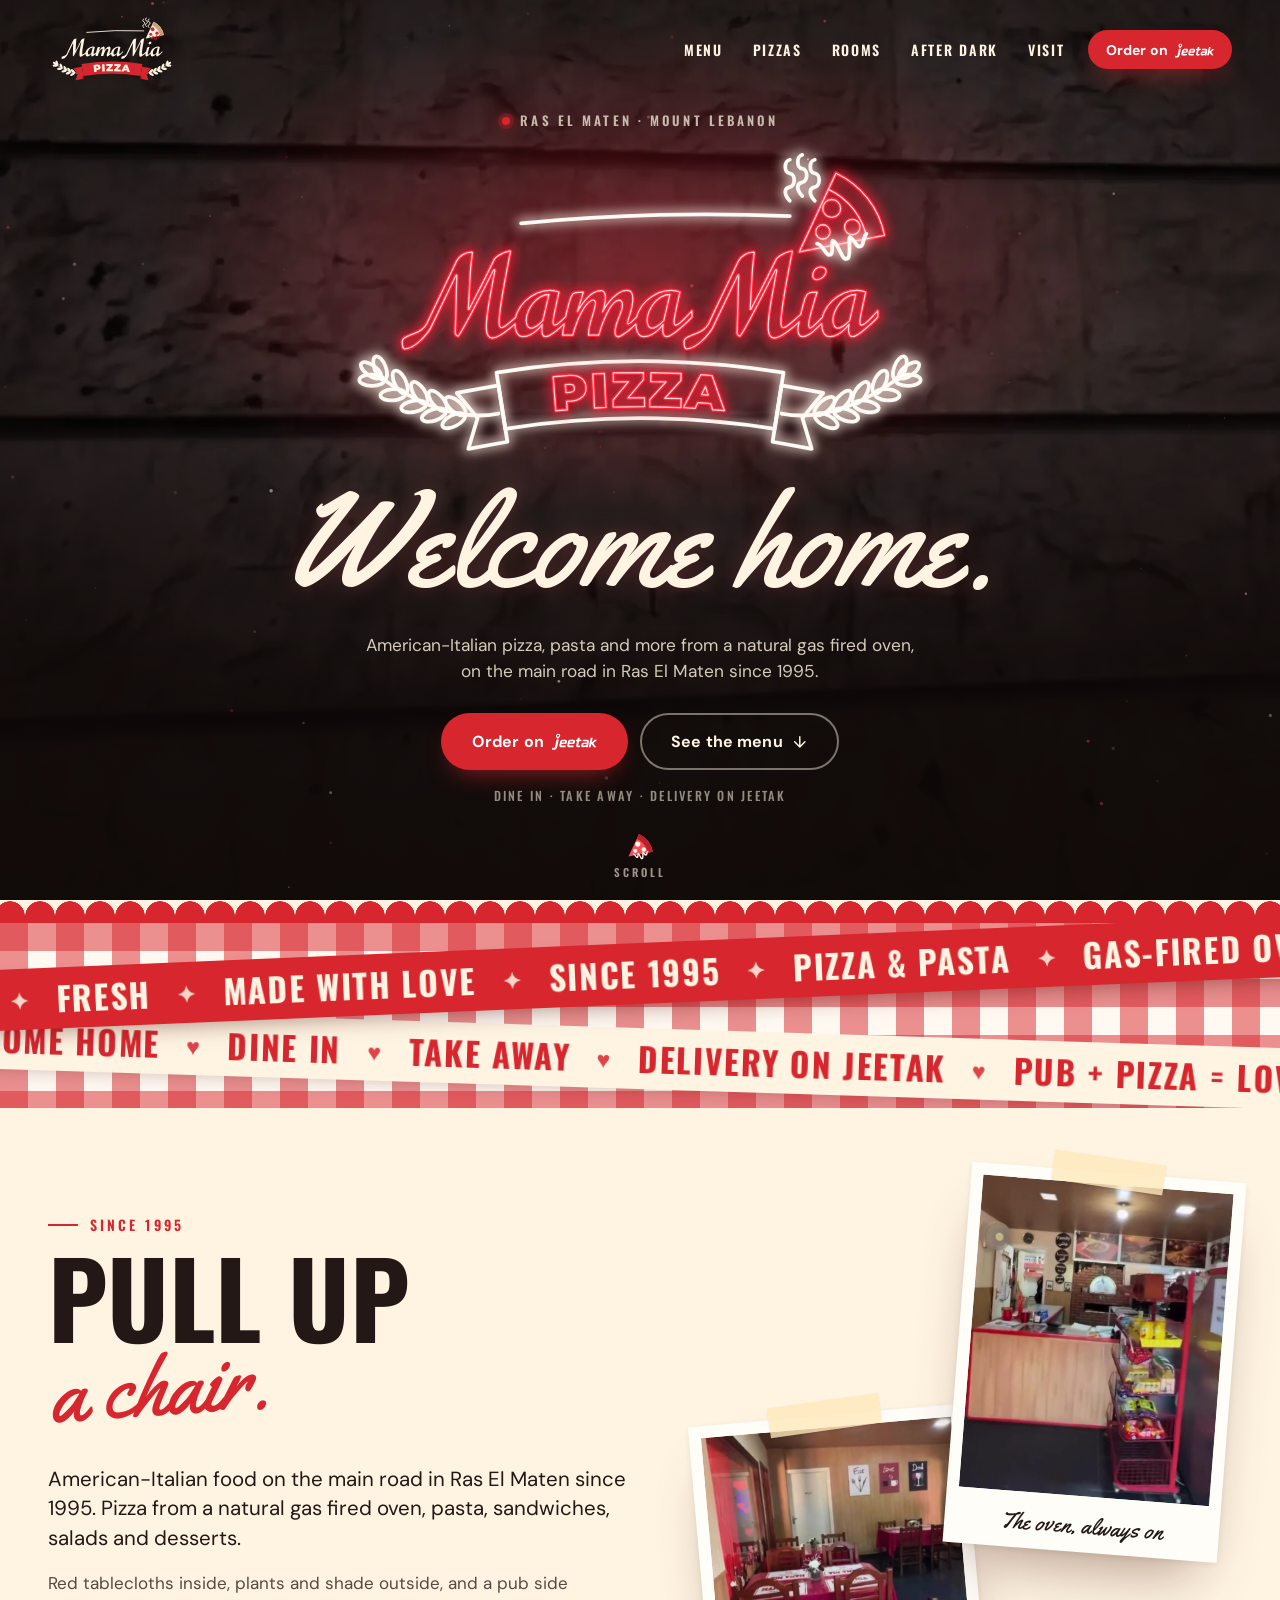
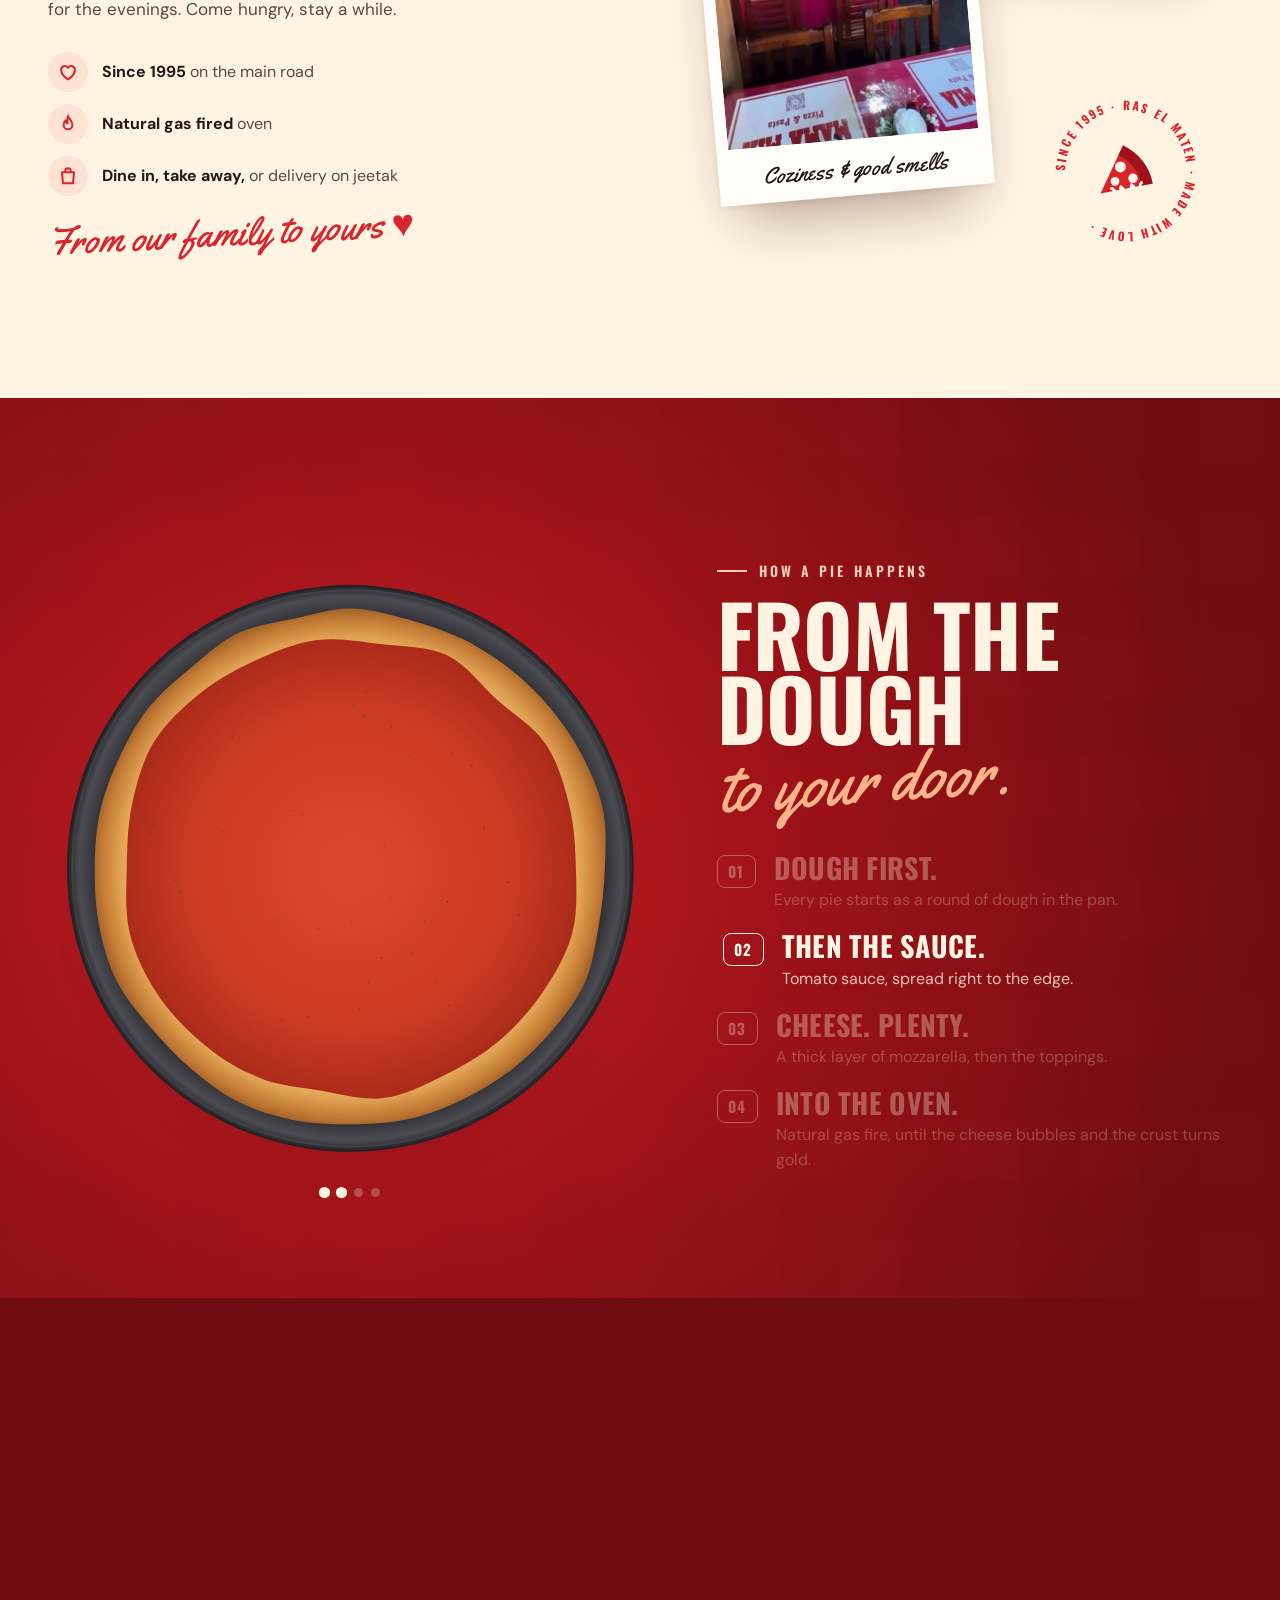
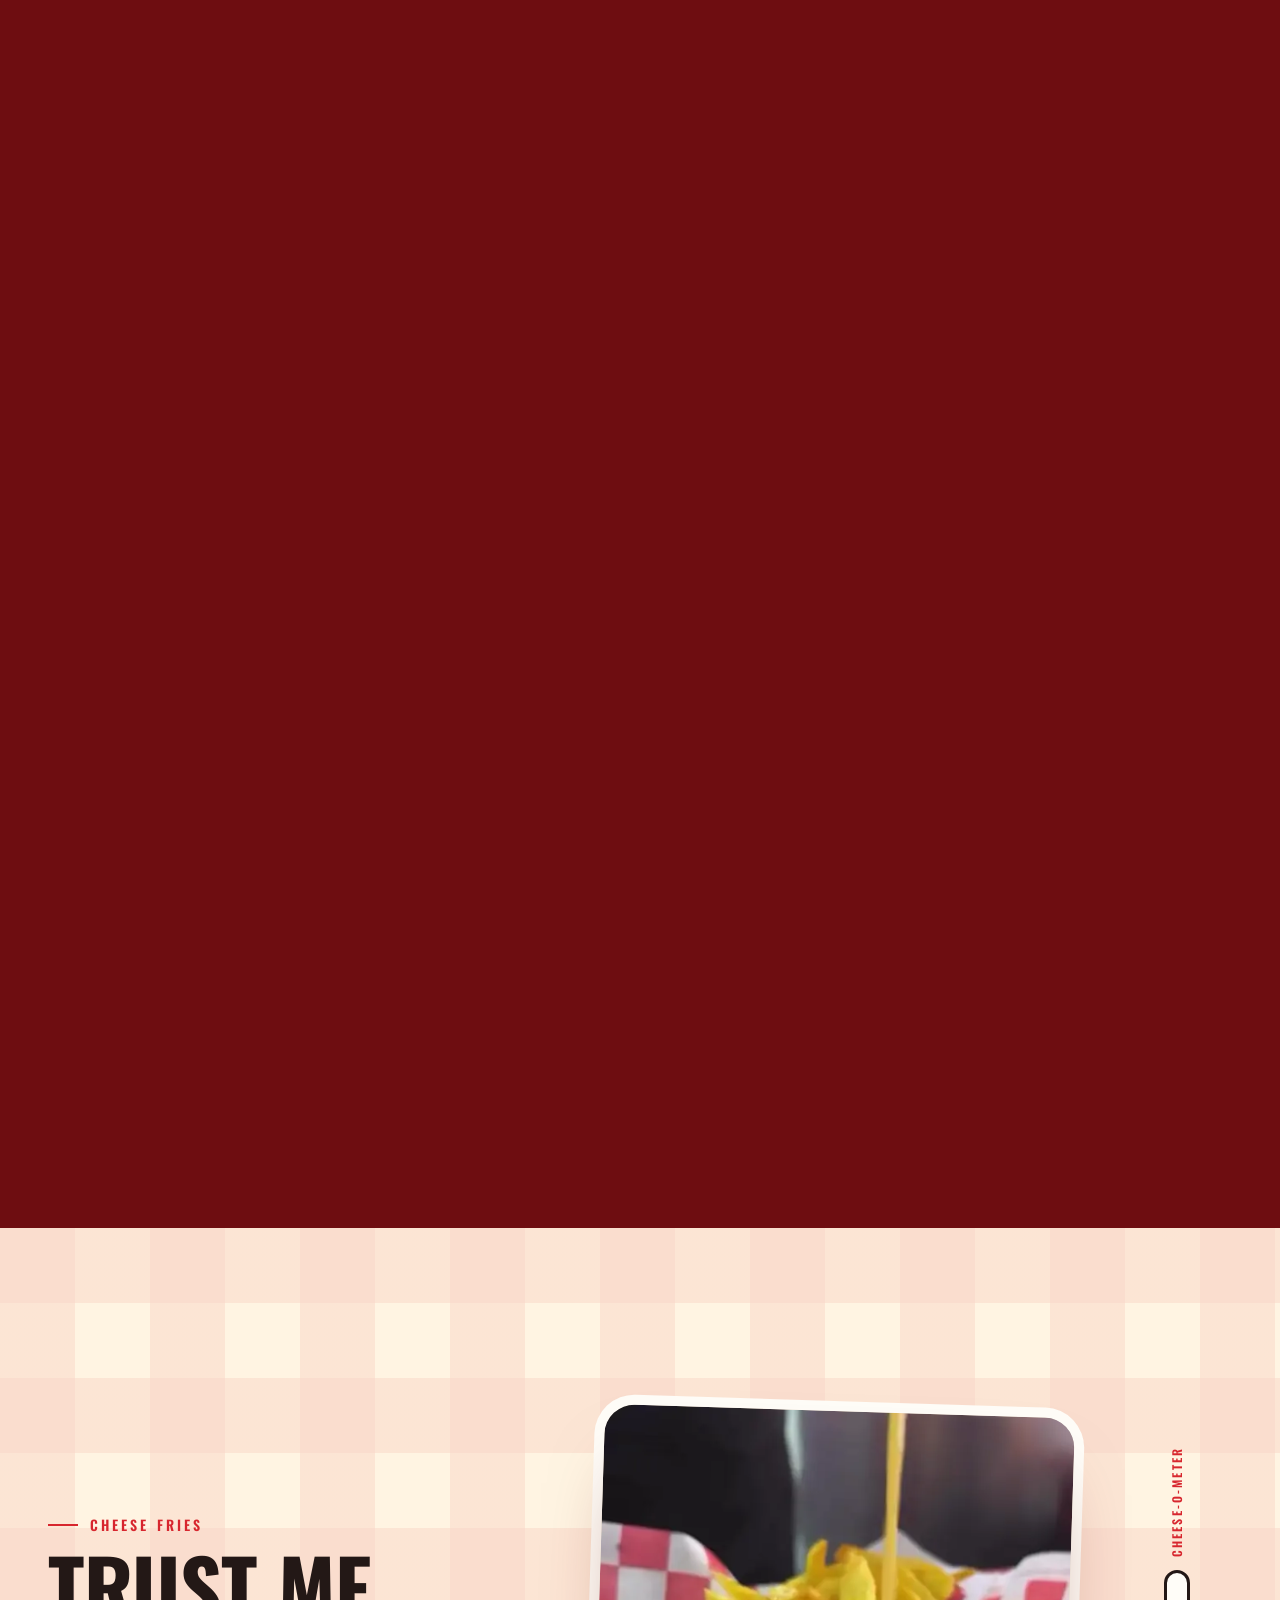
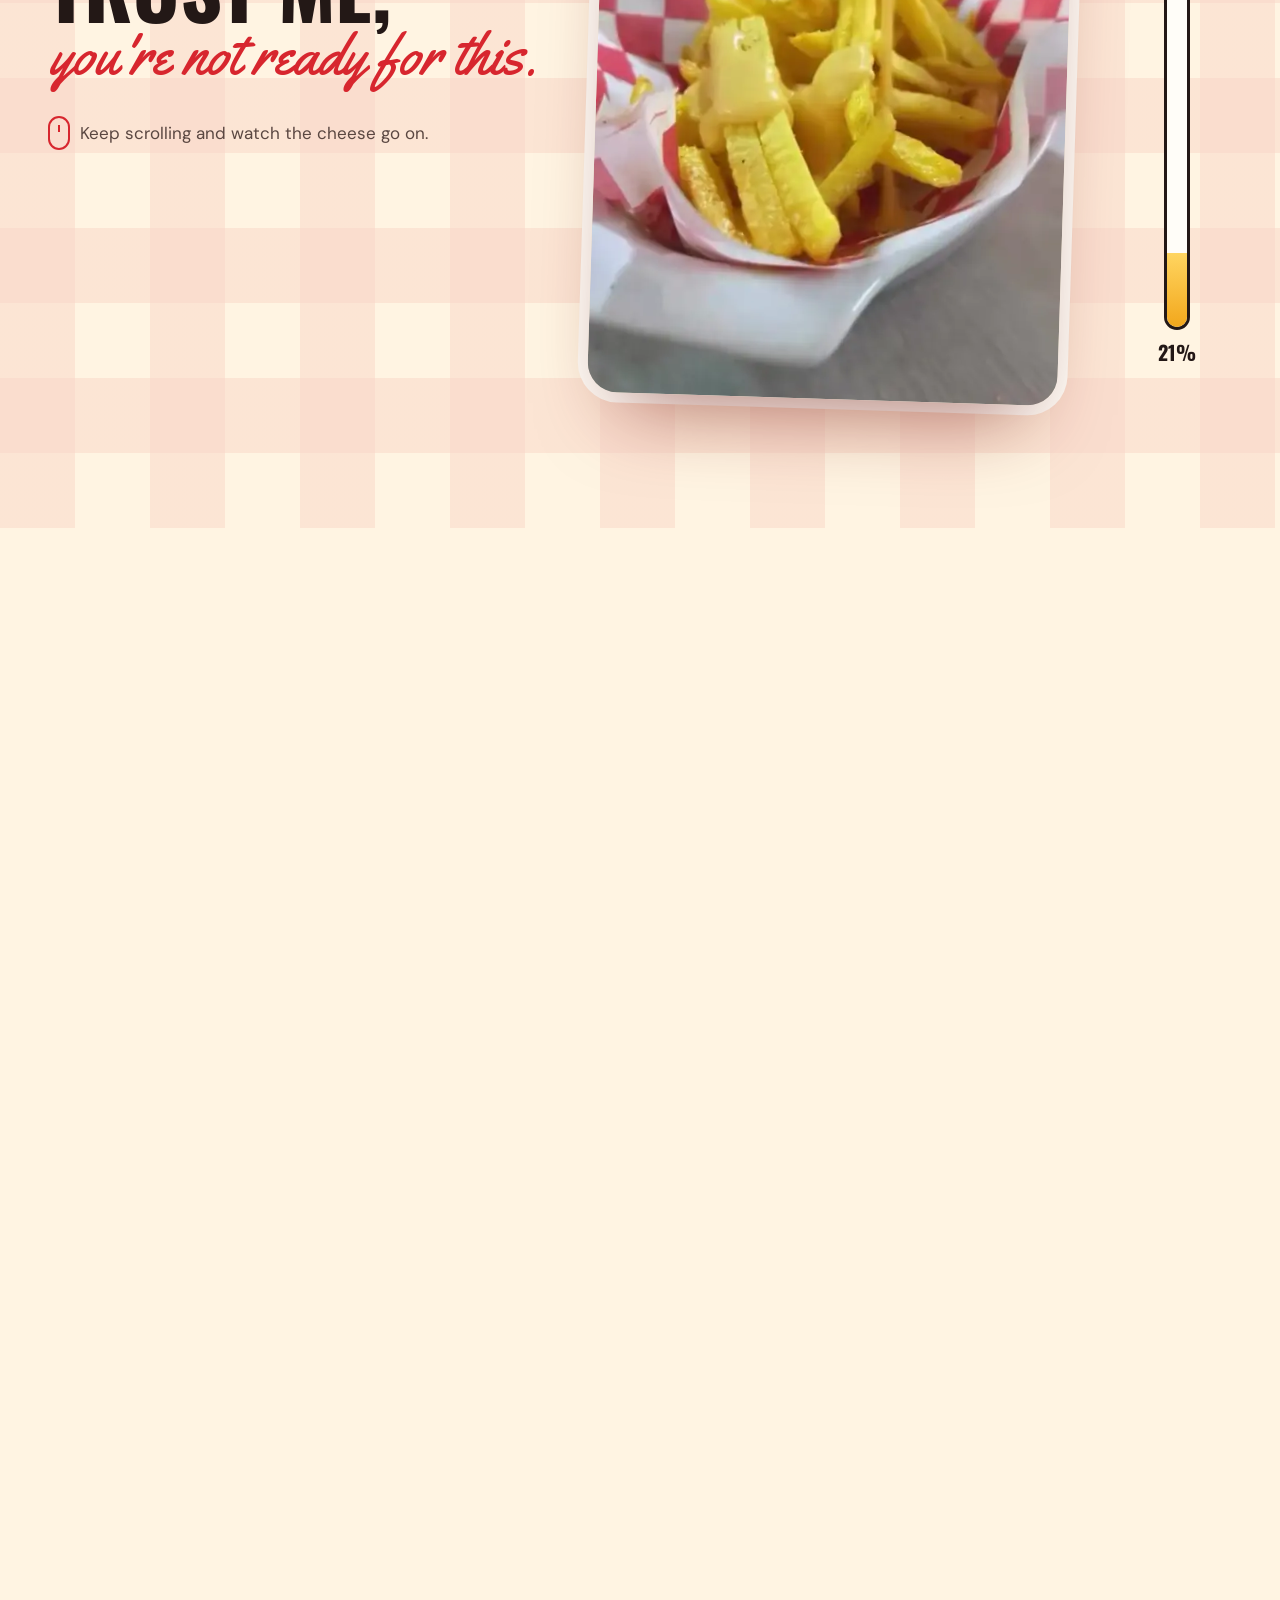
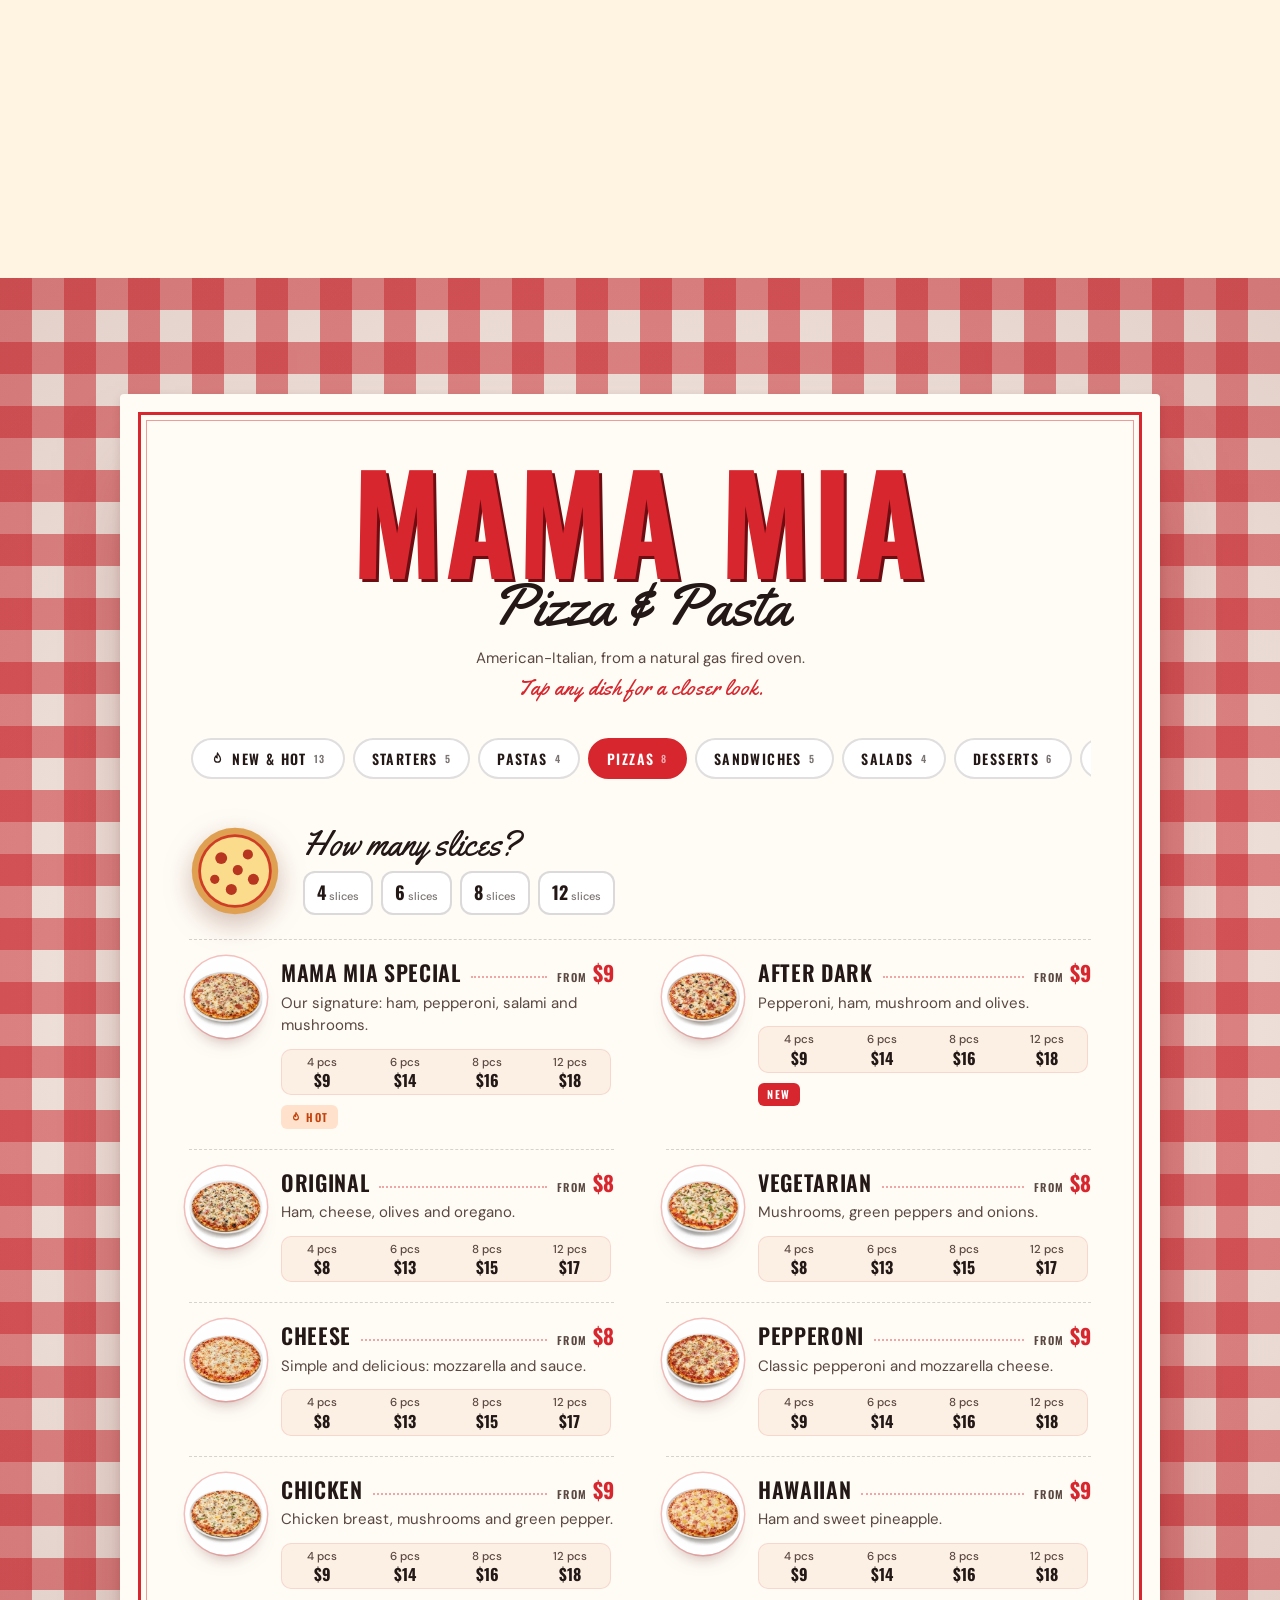
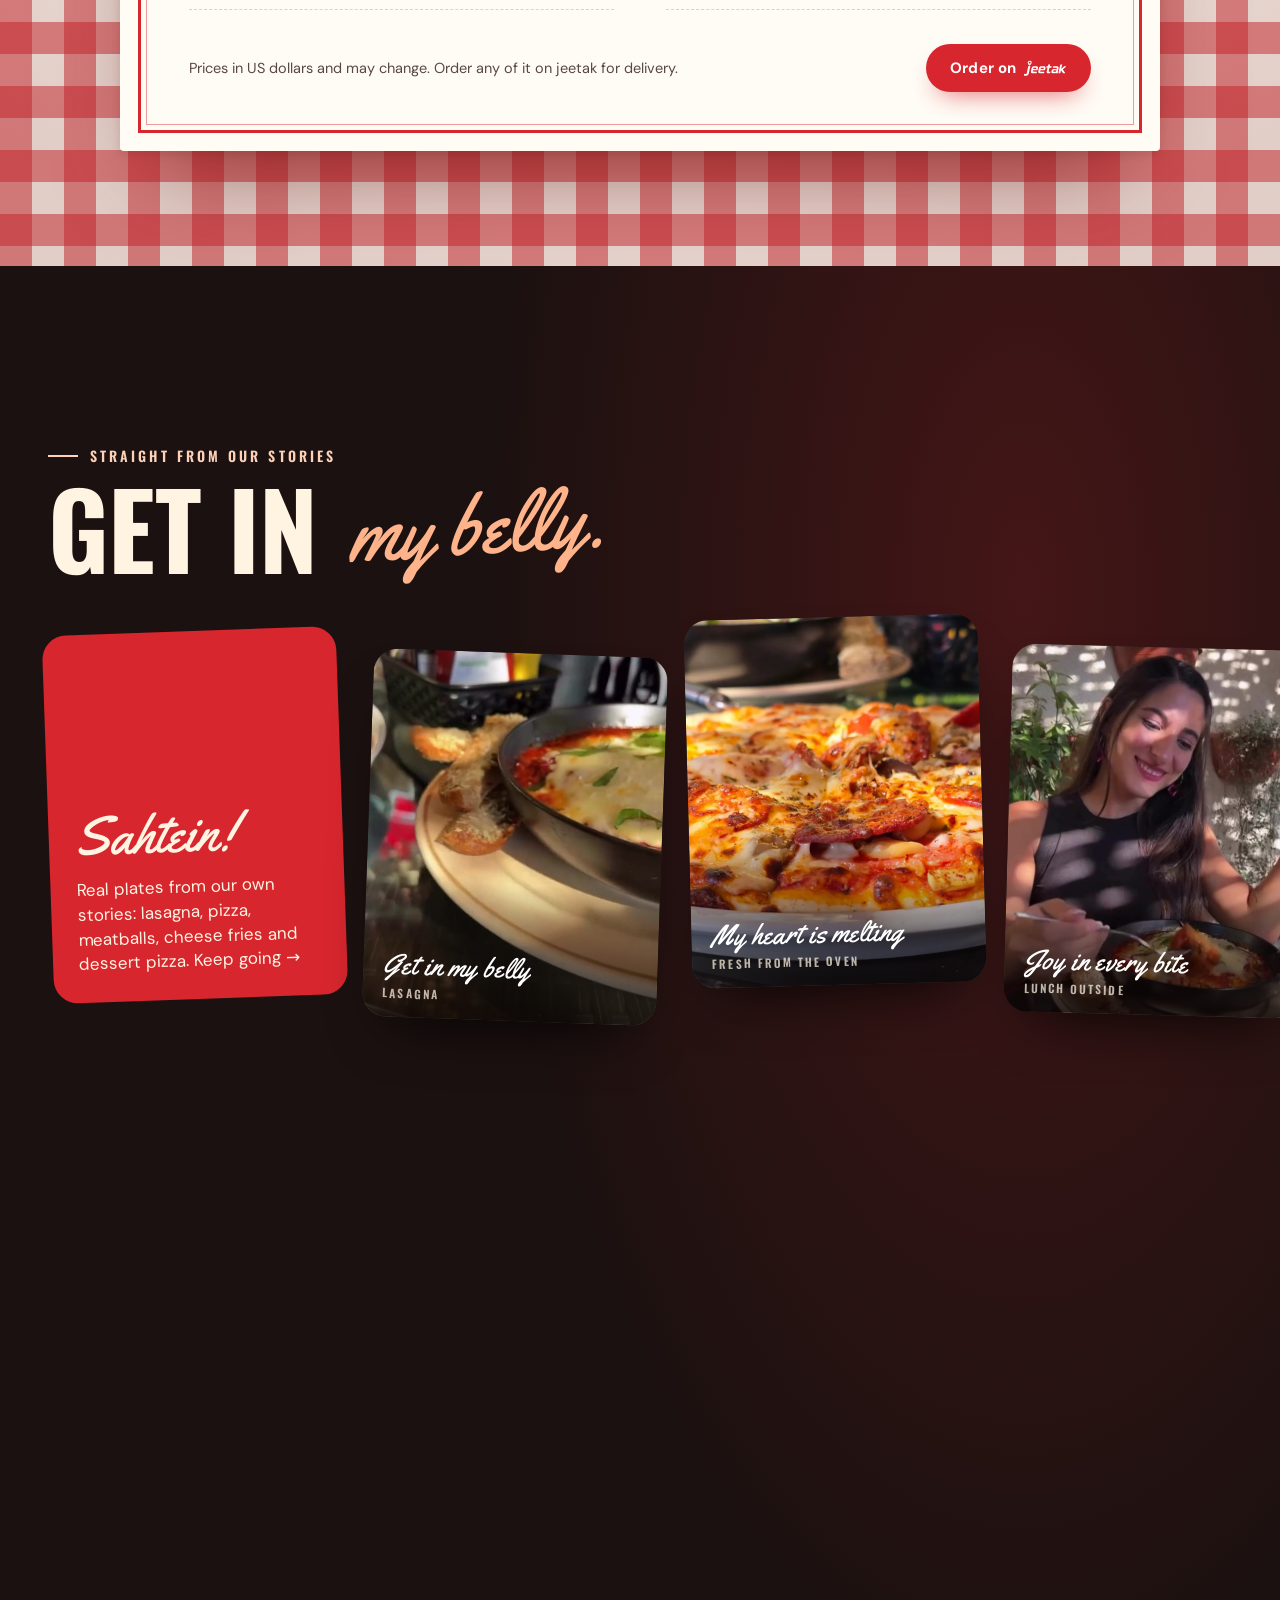
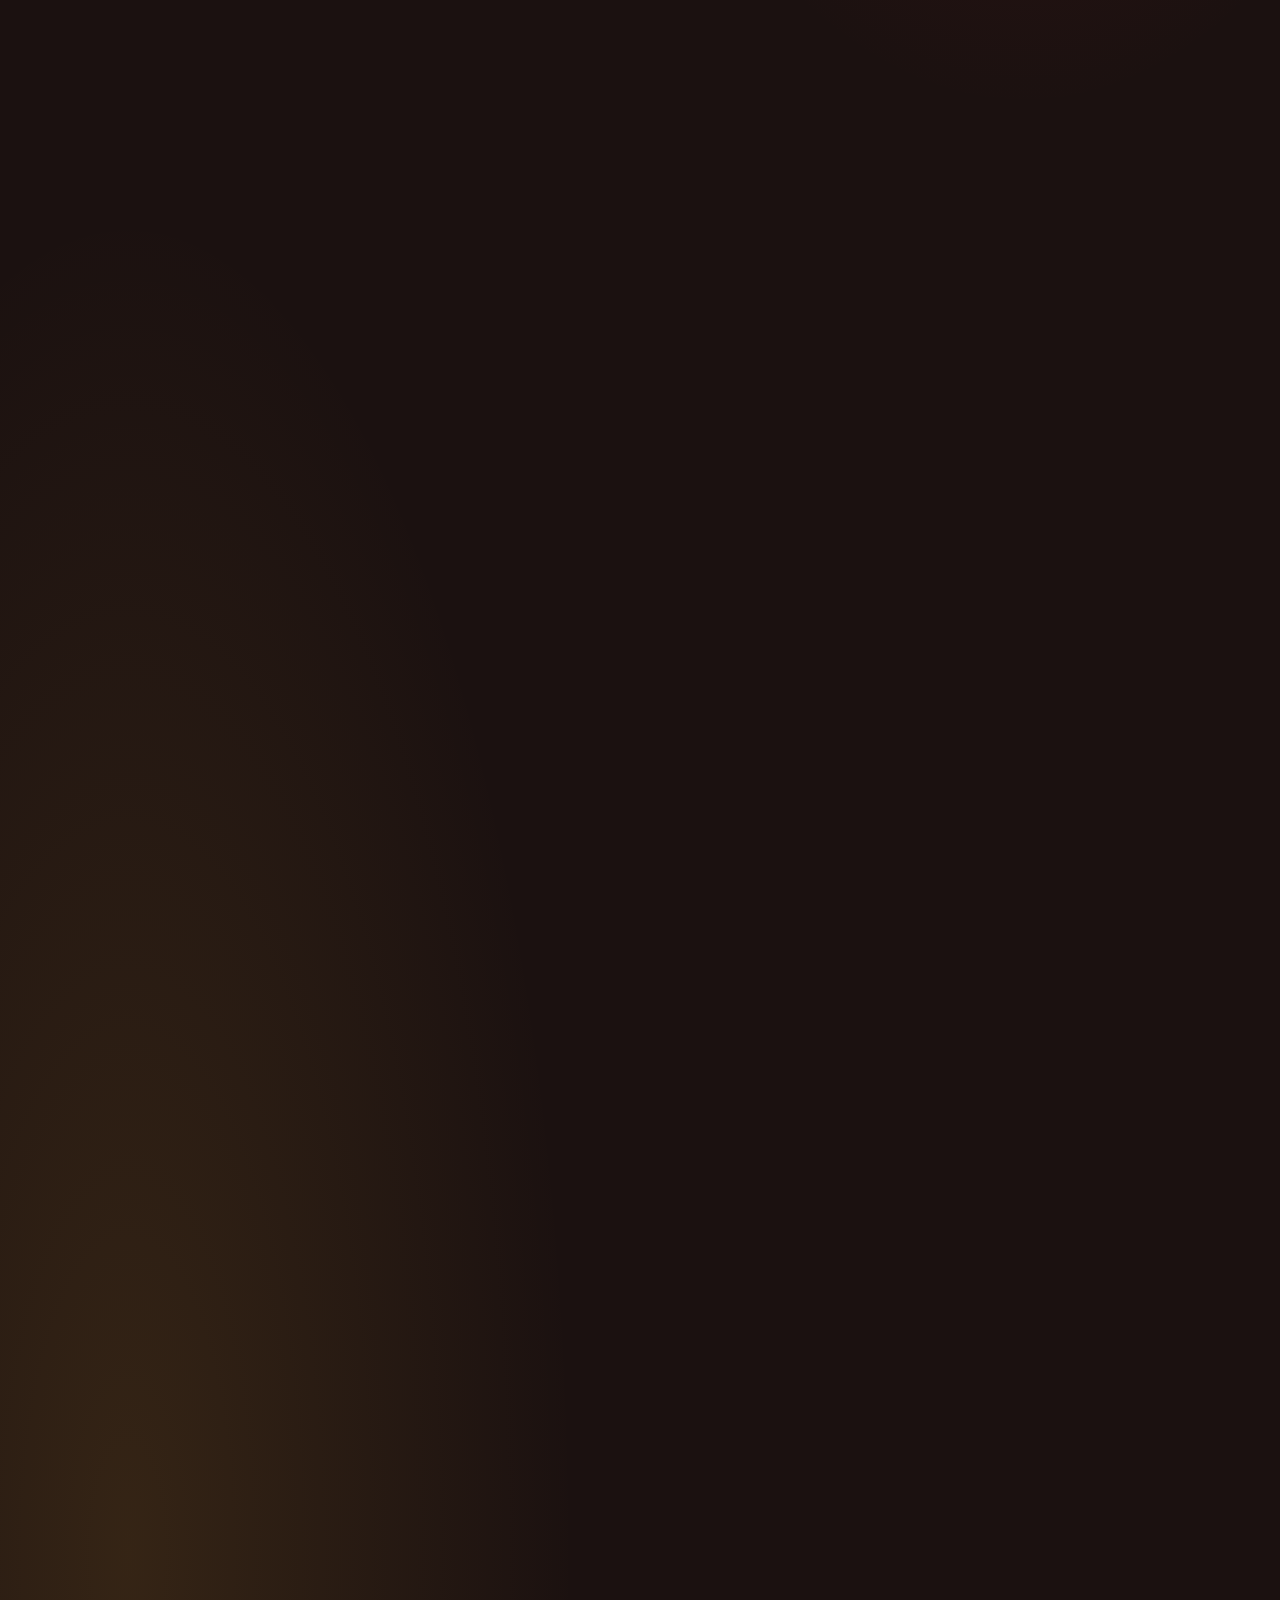
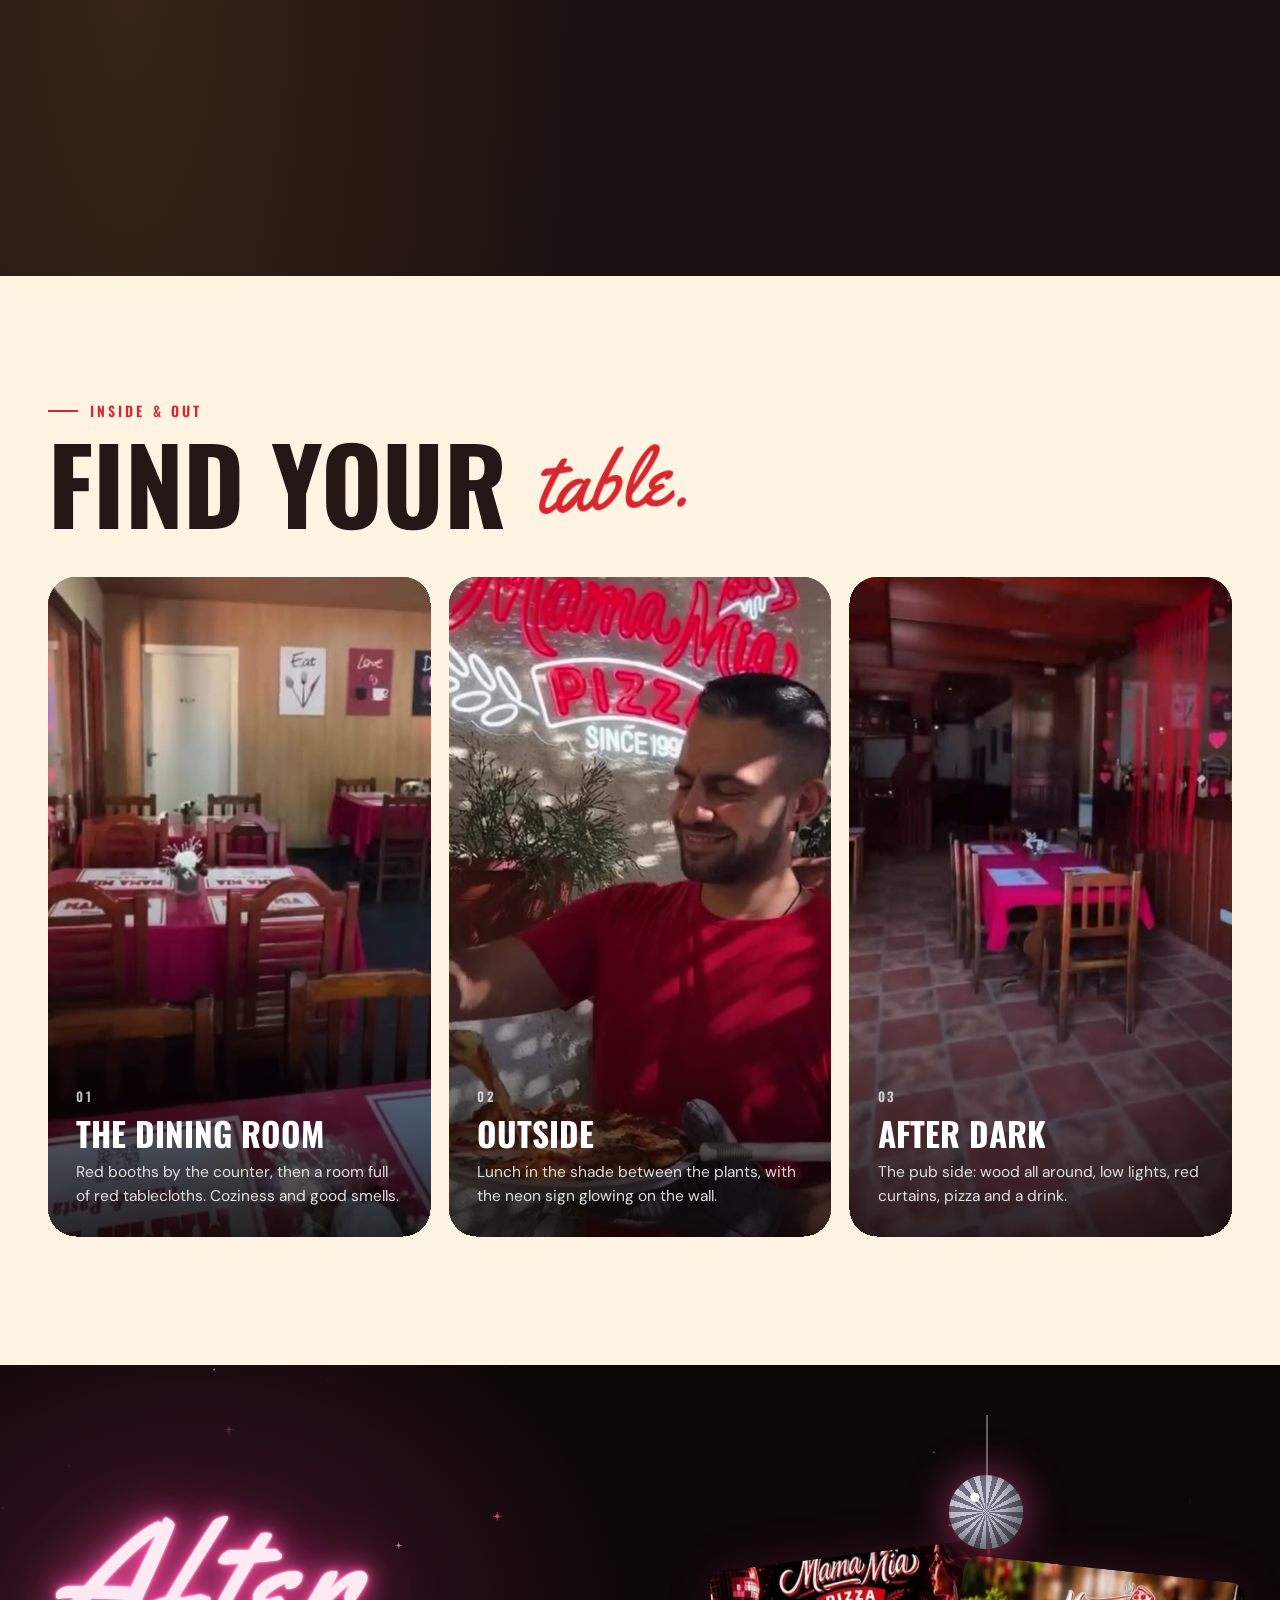
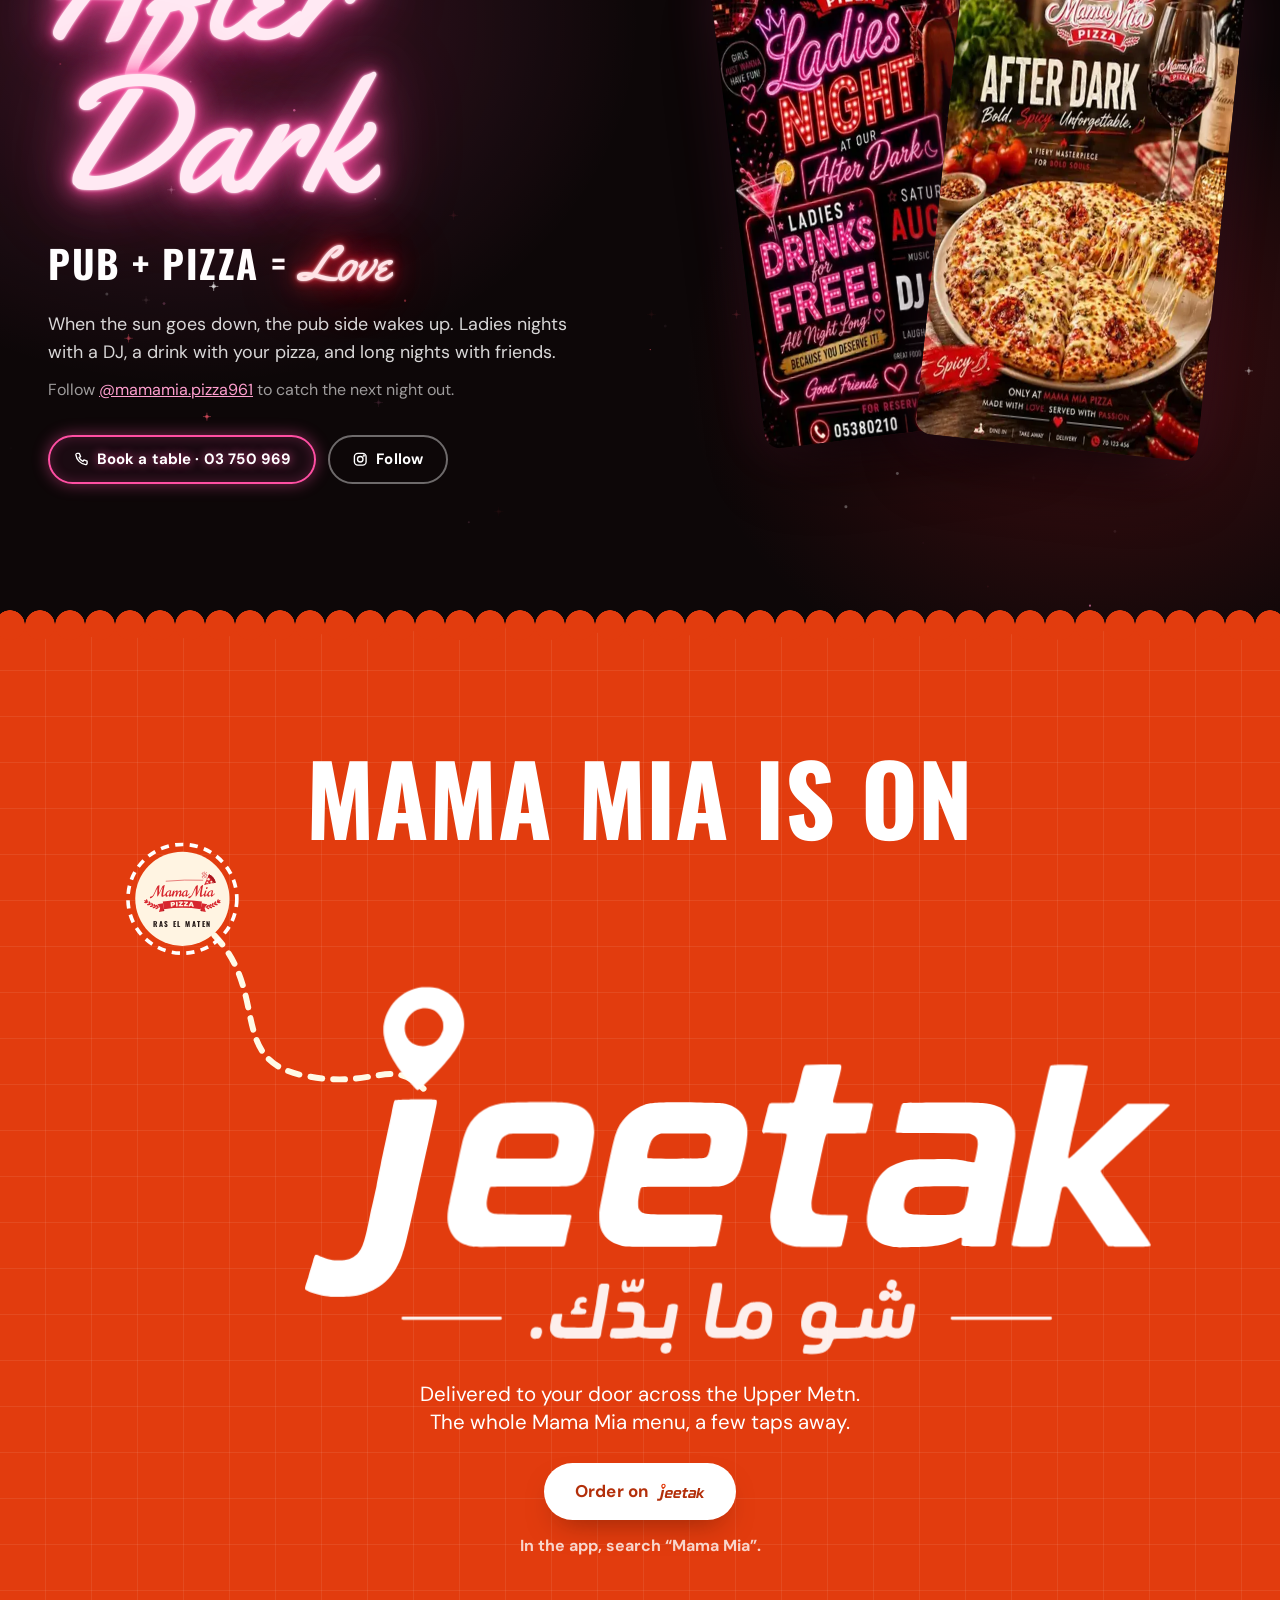
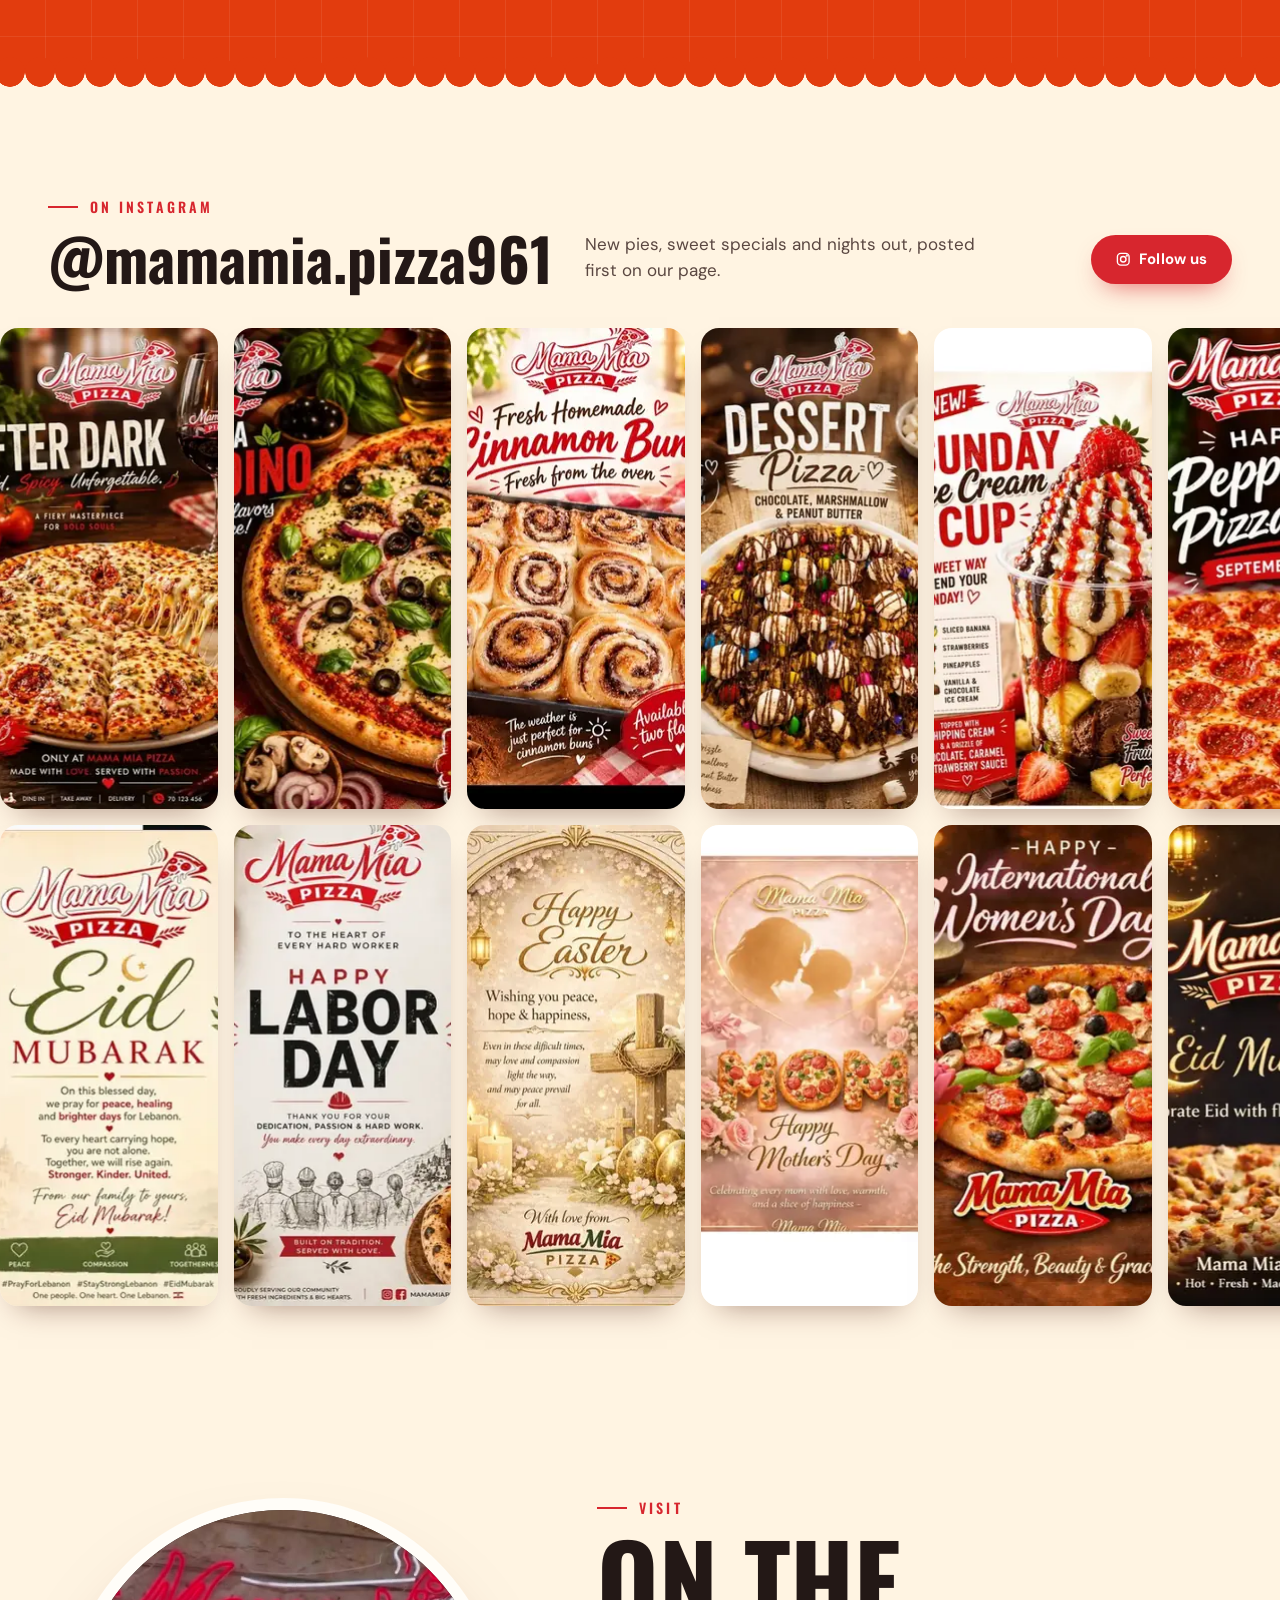
<file: index.html>
<!doctype html>
<html lang="en" dir="ltr">
<head>
<meta charset="utf-8">
<meta name="viewport" content="width=device-width, initial-scale=1, viewport-fit=cover">
<title>Mama Mia Pizza · Ras El Maten · Since 1995</title>
<meta name="description" content="Mama Mia Pizza in Ras El Maten, Mount Lebanon. American-Italian food from a natural gas fired oven, on the main road since 1995. Dine in, take away, or order delivery on jeetak.">
<meta name="theme-color" content="#120b0a">
<meta property="og:type" content="website">
<meta property="og:title" content="Mama Mia Pizza · Welcome home.">
<meta property="og:description" content="American-Italian pizza and pasta in Ras El Maten since 1995. Order delivery on jeetak.">
<meta property="og:image" content="https://lightslategrey-cobra-938373.hostingersite.com/assets/img/og.jpg">
<meta property="og:image:width" content="1200">
<meta property="og:image:height" content="630">
<meta property="og:url" content="https://lightslategrey-cobra-938373.hostingersite.com/">
<meta name="twitter:card" content="summary_large_image">
<link rel="icon" type="image/png" sizes="32x32" href="assets/img/favicon-32.png">
<link rel="icon" type="image/svg+xml" href="assets/img/favicon.svg">
<link rel="apple-touch-icon" href="assets/img/apple-touch-icon.png">
<link rel="manifest" href="site.webmanifest">
<link rel="preload" href="assets/fonts/yellowtail-latin-400-normal.woff2" as="font" type="font/woff2" crossorigin>
<link rel="preload" href="assets/fonts/oswald-latin-700-normal.woff2" as="font" type="font/woff2" crossorigin>
<link rel="preload" href="assets/fonts/dm-sans-latin-400-normal.woff2" as="font" type="font/woff2" crossorigin>
<link rel="stylesheet" href="assets/css/site.css?v=deac928ad6">
<script type="application/ld+json">{"@context": "https://schema.org", "@type": "Restaurant", "name": "Mama Mia Pizza", "url": "https://lightslategrey-cobra-938373.hostingersite.com/", "image": "https://lightslategrey-cobra-938373.hostingersite.com/assets/img/og.jpg", "telephone": "+961 3 750 969", "servesCuisine": ["Pizza", "American-Italian", "Pasta"], "foundingDate": "1995", "acceptsReservations": true, "hasMenu": "https://lightslategrey-cobra-938373.hostingersite.com/#menu", "address": {"@type": "PostalAddress", "streetAddress": "Main Road", "addressLocality": "Ras El Maten", "addressRegion": "Mount Lebanon", "addressCountry": "LB"}, "sameAs": ["https://www.instagram.com/mamamia.pizza961/"]}</script>
<script>document.documentElement.classList.add('js');</script>
</head>
<body>
<svg width="0" height="0" style="position:absolute" aria-hidden="true" focusable="false"><defs><symbol id="mm-logo" viewBox="-8 -18 1016 536"><g style="fill:var(--lg-accent,#d8232a)"><path d="M262 432Q172 450 62 370" style="fill:none;stroke:var(--lg-accent,#d8232a);stroke-width:5;stroke-linecap:round"/><ellipse cx="186.6" cy="444.0" rx="21" ry="9.5" transform="rotate(-207.2 186.6 444.0)"/><ellipse cx="189.5" cy="419.6" rx="21" ry="9.5" transform="rotate(-139.2 189.5 419.6)"/><ellipse cx="153.1" cy="434.5" rx="21" ry="9.5" transform="rotate(-198.5 153.1 434.5)"/><ellipse cx="159.7" cy="410.8" rx="21" ry="9.5" transform="rotate(-130.5 159.7 410.8)"/><ellipse cx="119.1" cy="419.9" rx="21" ry="9.5" transform="rotate(-190.9 119.1 419.9)"/><ellipse cx="128.7" cy="397.3" rx="21" ry="9.5" transform="rotate(-122.9 128.7 397.3)"/><ellipse cx="84.3" cy="400.4" rx="21" ry="9.5" transform="rotate(-184.5 84.3 400.4)"/><ellipse cx="96.4" cy="379.0" rx="21" ry="9.5" transform="rotate(-116.5 96.4 379.0)"/><ellipse cx="48.8" cy="375.9" rx="21" ry="9.5" transform="rotate(-179.1 48.8 375.9)"/><ellipse cx="62.8" cy="355.7" rx="21" ry="9.5" transform="rotate(-111.1 62.8 355.7)"/><ellipse cx="47.4" cy="359.4" rx="20" ry="9" transform="rotate(-144.0 47.4 359.4)"/><path d="M738 432Q828 450 938 370" style="fill:none;stroke:var(--lg-accent,#d8232a);stroke-width:5;stroke-linecap:round"/><ellipse cx="810.5" cy="419.6" rx="21" ry="9.5" transform="rotate(-40.8 810.5 419.6)"/><ellipse cx="813.4" cy="444.0" rx="21" ry="9.5" transform="rotate(27.2 813.4 444.0)"/><ellipse cx="840.3" cy="410.8" rx="21" ry="9.5" transform="rotate(-49.5 840.3 410.8)"/><ellipse cx="846.9" cy="434.5" rx="21" ry="9.5" transform="rotate(18.5 846.9 434.5)"/><ellipse cx="871.3" cy="397.3" rx="21" ry="9.5" transform="rotate(-57.1 871.3 397.3)"/><ellipse cx="880.9" cy="419.9" rx="21" ry="9.5" transform="rotate(10.9 880.9 419.9)"/><ellipse cx="903.6" cy="379.0" rx="21" ry="9.5" transform="rotate(-63.5 903.6 379.0)"/><ellipse cx="915.7" cy="400.4" rx="21" ry="9.5" transform="rotate(4.5 915.7 400.4)"/><ellipse cx="937.2" cy="355.7" rx="21" ry="9.5" transform="rotate(-68.9 937.2 355.7)"/><ellipse cx="951.2" cy="375.9" rx="21" ry="9.5" transform="rotate(-0.9 951.2 375.9)"/><ellipse cx="952.6" cy="359.4" rx="20" ry="9" transform="rotate(-36.0 952.6 359.4)"/></g><g style="fill:var(--lg-tail,var(--lg-banner,#d8232a))"><path d="M261.9 384.7L191.8 397.4L226.7 439.5L211.2 491.5L276.9 479.5Z"/><path d="M738.1 384.7L808.2 397.4L773.3 439.5L788.8 491.5L723.1 479.5Z"/></g><g style="fill:rgba(0,0,0,.3)"><path d="M273.4 457.8L276.9 479.5L256.2 482.9Z"/><path d="M726.6 457.8L723.1 479.5L743.8 482.9Z"/></g><path d="M258.5 363A1548 1548 0 0 1 741.5 363L726.6 457.8A1452 1452 0 0 0 273.4 457.8Z" style="fill:var(--lg-banner,#d8232a)"/><g style="fill:var(--lg-ink,#fff6ea)"><path d="M358.3 427.3 353.9 370.1 381.4 367.9Q389.4 367.3 395.5 369.4Q401.5 371.6 405.1 376.2Q408.7 380.8 409.2 387.4Q409.7 394.1 406.9 399.1Q404.1 404.2 398.4 407.3Q392.8 410.4 384.8 411.1L376.5 411.7L377.6 425.8ZM375.4 396.8 382.4 396.3Q386.4 396 388.2 394Q390 392.1 389.7 389Q389.5 385.9 387.4 384.2Q385.3 382.6 381.3 382.9L374.3 383.4L375.4 396.8Z"/><path d="M423.3 422.7 420.7 365.3 440.1 364.4 442.7 421.8Z"/><path d="M455 421.2 454.9 409.3 480.7 378.4 455.3 378.8 455.1 363.7 505.7 363.1 505.8 375 480 405.8 507.5 405.5 507.7 420.5Z"/><path d="M516.2 420.6 516.5 408.7 543.6 378.9 518.2 378.2 518.6 363.2 569.2 364.7 568.9 376.5 541.8 406.3 569.3 407.1 568.9 422.1Z"/><path d="M573 422.1 602.3 366.7 621.2 368.1 642.1 427.2 622.1 425.7 619 415.4 597.2 413.8 592.7 423.5ZM614.7 401.1 610.2 386.3 603.6 400.3 614.7 401.1Z"/></g><path d="M300 112Q526 90 752 100" style="fill:none;stroke:var(--lg-script,#d8232a);stroke-width:7;stroke-linecap:round"/><g style="fill:none;stroke:var(--lg-script,#d8232a);stroke-width:7;stroke-linecap:round"><path d="M752 74c-10 -11 -10 -21 0 -23s10 -22 0 -23s-10 -21 0 -23"/><path d="M773 66c-10 -11 -10 -21 0 -23s10 -22 0 -23s-10 -21 0 -23"/><path d="M794 74c-10 -11 -10 -21 0 -23s10 -22 0 -23s-10 -21 0 -23"/></g><path d="M768 160L829.7 27.7A146 146 0 0 1 911.3 132.1Z" style="fill:var(--lg-script,#d8232a)"/><path d="M829.7 27.7A146 146 0 0 1 911.3 132.1L881.9 137.9A116 116 0 0 0 817 54.9Z" style="fill:var(--lg-crust,#9e1218)"/><g style="fill:var(--lg-dots,var(--lg-ink,#fff6ea))"><circle cx="822.6" cy="86.9" r="15"/><circle cx="857.2" cy="118.2" r="13"/><circle cx="807.7" cy="126.4" r="12"/></g><path d="M798 146C805.2 144.6 814.4 169.3 819.4 164.3C825.9 167.1 822.4 141.3 823.8 141C831 139.6 841.5 178.3 847.5 171C855.8 175.5 851 135.7 852.5 135.4C858.2 134.3 865.3 155.4 870.2 150.3C876.7 153.1 875.4 131 881.1 129.9" style="fill:none;stroke:var(--lg-dots,var(--lg-ink,#fff6ea));stroke-width:7;stroke-linecap:round"/><g style="fill:var(--lg-script,#d8232a)"><path d="M104.2 323.2Q102.3 323.2 101.2 320.7Q100 318.1 100 311Q100 307.3 103.1 305.1Q106.3 302.9 111.2 301Q116.1 299.2 121.7 296.9Q127.4 294.5 132.5 290.8Q137.7 287.1 141.2 281Q146.3 270.1 152.8 256.4Q159.3 242.8 166.2 228.3Q173 213.8 179.6 200.2Q186.1 186.6 191.2 175.7Q194.8 168.9 201.9 164.7Q209 160.5 216.8 160.5L217.9 161.1Q214.8 184.7 213.7 208.7Q212.6 232.7 211.1 256.6H212.5Q216.8 247.9 220 241.8Q223.1 235.7 226 230Q229 224.4 232.7 217.2Q236.3 210 241.7 199.3Q247.1 188.5 255.1 172.2Q256.4 170.1 259.6 167.8Q262.9 165.5 267 163.5Q271.1 161.5 275 160.2Q278.9 158.9 281.3 158.8Q281.3 158.9 281.6 159Q281.9 159 282 159.2Q279.8 170.9 277.2 184.4Q274.6 197.8 272.1 211.5Q269.6 225.3 267.5 238.1Q265.5 250.9 264.2 261.4Q263 271.9 263 278.7Q263 287.4 267.2 287.4Q269.3 287.4 273.5 284.5Q277.7 281.7 282.8 277.3Q286.8 273.9 290.6 270.4Q291.8 265.3 294.2 260.2Q298.9 250.5 307.1 242.5Q315.4 234.5 326 229.7Q336.7 224.9 348.6 224.9Q352.6 224.9 356.2 225.8Q359.8 226.6 363.6 227.9Q363.4 228.9 362.4 233.6Q361.3 238.3 359.9 244.8Q358.4 251.4 357.1 258.1Q355.7 264.8 354.7 270.1Q353.8 275.4 353.8 277.7Q353.8 283.4 356.5 283.4Q358.9 283.4 363 280.1Q367.2 276.8 372.6 271.3Q373.7 270.1 374.9 268.9Q376.2 262.7 377.8 256.6Q379.8 248.4 381.9 241.8Q384 235.3 386 232.2Q387.8 229.2 391.9 228.5Q396 227.9 404.4 227.9Q402.8 236 399.8 244.4Q396.8 252.8 394.6 260.7Q397.6 255.4 401.8 249.2Q405.9 243.1 411.1 237.6Q416.2 232.1 422.2 228.6Q428.3 225.1 435.1 225.1Q437.7 225.1 439.2 227.2Q440.7 229.3 441.3 232.1Q441.9 234.8 441.9 237Q441.9 243 440.4 249Q438.9 255.1 437.2 260.7Q440.1 254.9 444.5 248.7Q448.9 242.5 454.4 237.1Q459.8 231.7 465.9 228.3Q471.9 224.9 477.9 224.9Q483.8 224.9 485.8 228.8Q487.9 232.8 487.9 238.7Q487.9 244.7 486.7 251Q485.5 257.3 483.8 262.8Q482.2 268.3 480.8 272Q479.5 275.8 479.3 276.8Q479.2 277.6 479.1 278.2Q478.9 278.9 478.9 279.3Q478.9 281.3 480 281.3Q482.3 281.3 488.4 275.3Q491.1 272.7 494.3 269.6Q495.4 264.9 497.7 260.2Q502.4 250.5 510.6 242.5Q518.8 234.5 529.5 229.7Q540.2 224.9 552.1 224.9Q556.1 224.9 559.7 225.8Q563.2 226.6 567.1 227.9Q566.9 228.9 565.8 233.6Q564.8 238.3 563.3 244.8Q561.9 251.4 560.5 258.1Q559.1 264.8 558.2 270.1Q557.3 275.4 557.3 277.7Q557.3 283.4 559.9 283.4Q562.4 283.4 566.5 280.1Q570.7 276.8 576 271.3Q581.4 265.9 587.3 259.3V269.6Q585.1 272.2 581.1 276.3Q577 280.3 571.9 284.9Q566.8 289.5 561.7 293.5Q556.5 297.5 552.1 300Q547.7 302.6 545 302.6Q541 302.6 539.6 299Q538.2 295.4 538.2 290.9Q538.2 288.6 538.4 286.3Q538.7 284 538.9 282.2Q535.3 286.9 530.2 291.7Q525.1 296.4 519.1 299.5Q513.1 302.6 506.7 302.6Q501.1 302.6 498.1 298.8Q495.1 295.1 494.1 289.8Q493.2 285.4 493 281.5Q487.2 287.1 481.4 291.9Q475.5 296.7 470.6 299.7Q465.8 302.8 463.4 302.8Q458.1 302.8 458.1 294.9Q458.1 288.7 460 282.7Q461.9 276.6 464.3 270.7Q466.8 264.9 468.7 259.1Q470.5 253.4 470.5 248Q470.5 245.6 468.9 243.5Q467.2 241.4 464.6 241.4Q460 241.4 455.5 246.2Q451.1 251 447 258.4Q443 265.9 439.7 274Q436.3 282.2 434 289.2Q431.7 296.2 430.6 300H413.4Q413.4 291.1 415.7 282.4Q417.9 273.8 420.7 265.3Q423.4 256.7 425 248.3Q425.1 247.8 425.1 247.3V246.4Q425.1 243.8 423.8 242.4Q422.5 241.1 420.9 241.1Q420.1 241.1 419.1 241.4Q414 243.8 409.6 249.3Q405.2 254.8 401.4 262Q397.6 269.2 394.6 276.6Q391.7 284 389.7 290.3Q387.8 296.5 386.9 300H369.8Q370.1 296 371.2 288.9Q371.8 285.2 372.5 281.2Q370.6 283 368.5 284.9Q363.4 289.5 358.2 293.5Q353.1 297.5 348.7 300Q344.2 302.6 341.5 302.6Q337.5 302.6 336.1 299Q334.8 295.4 334.8 290.9Q334.8 288.6 335 286.3Q335.2 284 335.5 282.2Q331.8 286.9 326.7 291.7Q321.6 296.4 315.6 299.5Q309.6 302.6 303.3 302.6Q297.7 302.6 294.7 298.8Q291.7 295.1 290.6 289.8Q289.7 285.4 289.5 281.4Q285.6 285 281.7 288.2Q272.4 295.9 264.6 300.4Q256.9 304.9 251.6 304.9Q246.8 304.9 244.2 300.6Q241.5 296.2 241.5 286.2Q241.5 278.3 242.7 268.1Q243.9 258 245.7 247.2Q247.5 236.4 249.4 226.2Q251.3 216.1 252.7 208.3Q253 205.5 253.8 201.9Q254.5 198.4 255.1 195.4Q255.8 192.4 255.8 191.5Q255.8 190 254.9 190Q253.7 190 253.3 191Q251.4 194.7 247.6 202.3Q243.7 209.9 238.6 219.9Q233.5 229.9 227.8 240.9Q222.1 251.9 216.6 262.5Q211 273 206.2 281.7Q201.5 290.3 198.2 295.7Q194.9 301.1 194 301.6Q191.2 300.8 190.2 299.2Q189.2 297.5 189.2 296.3L191.7 199.2H190.5L147.6 288.3Q145 293.1 140 299.1Q135.1 305.1 129 310.6Q122.8 316.1 116.4 319.7Q109.9 323.2 104.2 323.2ZM317.3 288.3Q320.1 288.3 323.6 286.2Q327.2 284.2 330.6 281.2Q334.1 278.3 336.5 275.7L346.8 231.7Q339.3 231.7 332.4 235.7Q325.5 239.7 320.2 246.2Q314.8 252.7 311.7 260.3Q308.6 267.8 308.6 274.9Q308.6 280.1 310.5 284.2Q312.4 288.3 317.3 288.3ZM520.8 288.3Q523.6 288.3 527.1 286.2Q530.6 284.2 534.1 281.2Q537.6 278.3 540 275.7L550.3 231.7Q542.8 231.7 535.9 235.7Q529 239.7 523.6 246.2Q518.3 252.7 515.2 260.3Q512 267.8 512 274.9Q512 280.1 513.9 284.2Q515.9 288.3 520.8 288.3Z"/><path d="M578.4 323.2Q576.6 323.2 575.4 320.7Q574.2 318.1 574.2 311Q574.2 307.3 577.4 305.1Q580.5 302.9 585.4 301Q590.3 299.2 596 296.9Q601.6 294.5 606.8 290.8Q612 287.1 615.5 281Q620.5 270.1 627 256.4Q633.5 242.8 640.4 228.3Q647.3 213.8 653.8 200.2Q660.3 186.6 665.4 175.7Q669.1 168.9 676.2 164.7Q683.2 160.5 691.1 160.5L692.2 161.1Q689 184.7 688 208.7Q686.9 232.7 685.4 256.6H686.7Q691.1 247.9 694.2 241.8Q697.3 235.7 700.3 230Q703.2 224.4 706.9 217.2Q710.6 210 715.9 199.3Q721.3 188.5 729.3 172.2Q730.6 170.1 733.9 167.8Q737.1 165.5 741.2 163.5Q745.3 161.5 749.2 160.2Q753.1 158.9 755.5 158.8Q755.5 158.9 755.8 159Q756.2 159 756.3 159.2Q754 170.9 751.4 184.4Q748.8 197.8 746.3 211.5Q743.8 225.3 741.8 238.1Q739.7 250.9 738.5 261.4Q737.2 271.9 737.2 278.7Q737.2 287.4 741.4 287.4Q743.6 287.4 747.8 284.5Q752 281.7 757 277.3Q762.1 273 766.8 268.5Q768.8 266.7 770.4 265.2Q771.5 260.7 772.7 256.2Q774.4 249.5 775.9 244.4Q777.3 239.2 778.2 237.2Q780 232.4 782.8 230.5Q785.5 228.6 789.2 228.2Q793 227.9 797.9 227.9Q797 230.9 795.3 236.4Q793.6 242 791.7 248.7Q789.7 255.5 787.9 262.1Q786.1 268.8 784.9 274.2Q783.8 279.5 783.8 282.2Q783.8 283.5 784.4 285.8Q784.9 288.1 786.9 288.1Q788 288.1 791.8 284.8Q795.6 281.5 800.4 276.8Q803.7 273.6 806.7 270.5Q807.9 265.3 810.4 260.2Q815.1 250.5 823.3 242.5Q831.5 234.5 842.2 229.7Q852.9 224.9 864.8 224.9Q868.8 224.9 872.4 225.8Q876 226.6 879.8 227.9Q879.6 228.9 878.5 233.6Q877.5 238.3 876 244.8Q874.6 251.4 873.2 258.1Q871.8 264.8 870.9 270.1Q870 275.4 870 277.7Q870 283.4 872.6 283.4Q875.1 283.4 879.2 280.1Q883.4 276.8 888.7 271.3Q894.1 265.9 900 259.3V269.6Q897.9 272.2 893.8 276.3Q889.7 280.3 884.6 284.9Q879.5 289.5 874.4 293.5Q869.2 297.5 864.8 300Q860.4 302.6 857.7 302.6Q853.7 302.6 852.3 299Q850.9 295.4 850.9 290.9Q850.9 288.6 851.1 286.3Q851.4 284 851.6 282.2Q848 286.9 842.9 291.7Q837.8 296.4 831.8 299.5Q825.8 302.6 819.5 302.6Q813.8 302.6 810.8 298.8Q807.8 295.1 806.8 289.8Q805.8 285 805.7 280.7Q797.3 288.7 791.3 293.9Q781.8 302.1 773.6 302.6Q769.3 302.6 767.5 298.8Q765.7 295 765.7 290.9Q765.7 288 766.8 282.3Q767.1 280.2 767.6 278Q761.7 283.4 755.9 288.2Q746.6 295.9 738.9 300.4Q731.1 304.9 725.9 304.9Q721 304.9 718.4 300.6Q715.8 296.2 715.8 286.2Q715.8 278.3 717 268.1Q718.2 258 720 247.2Q721.7 236.4 723.7 226.2Q725.6 216.1 726.9 208.3Q727.3 205.5 728 201.9Q728.7 198.4 729.4 195.4Q730.1 192.4 730.1 191.5Q730.1 190 729.2 190Q727.9 190 727.6 191Q725.7 194.7 721.8 202.3Q718 209.9 712.9 219.9Q707.7 229.9 702 240.9Q696.4 251.9 690.8 262.5Q685.3 273 680.5 281.7Q675.7 290.3 672.4 295.7Q669.2 301.1 668.2 301.6Q665.4 300.8 664.4 299.2Q663.5 297.5 663.5 296.3L666 199.2H664.7L621.9 288.3Q619.2 293.1 614.3 299.1Q609.4 305.1 603.2 310.6Q597 316.1 590.6 319.7Q584.2 323.2 578.4 323.2ZM833.5 288.3Q836.3 288.3 839.8 286.2Q843.3 284.2 846.8 281.2Q850.3 278.3 852.7 275.7L863 231.7Q855.5 231.7 848.6 235.7Q841.7 239.7 836.4 246.2Q831 252.7 827.9 260.3Q824.7 267.8 824.7 274.9Q824.7 280.1 826.7 284.2Q828.6 288.3 833.5 288.3ZM797.6 206.7Q793.9 206.7 792.3 204.6Q790.7 202.5 790.7 199.7Q790.7 196.7 792.2 193.4Q793.8 190.1 796.6 187.9Q799.4 185.6 803.1 185.6Q808.4 185.6 810.7 187.7Q813 189.8 813 192.5Q813 195.6 810.9 198.9Q808.7 202.2 805.2 204.4Q801.8 206.7 797.6 206.7Z"/></g></symbol><symbol id="mm-slice" viewBox="750 10 176 176"><path d="M768 160L829.7 27.7A146 146 0 0 1 911.3 132.1Z" style="fill:var(--sl-body,#d8232a)"/><path d="M829.7 27.7A146 146 0 0 1 911.3 132.1L881.9 137.9A116 116 0 0 0 817 54.9Z" style="fill:var(--sl-crust,#9e1218)"/><g style="fill:var(--sl-dots,#fff6ea)"><circle cx="822.6" cy="86.9" r="15"/><circle cx="857.2" cy="118.2" r="13"/><circle cx="807.7" cy="126.4" r="12"/></g><path d="M798 146C805.2 144.6 814.4 169.3 819.4 164.3C825.9 167.1 822.4 141.3 823.8 141C831 139.6 841.5 178.3 847.5 171C855.8 175.5 851 135.7 852.5 135.4C858.2 134.3 865.3 155.4 870.2 150.3C876.7 153.1 875.4 131 881.1 129.9" style="fill:none;stroke:var(--sl-dots,#fff6ea);stroke-width:8;stroke-linecap:round"/></symbol><symbol id="i-jk" viewBox="12 12 1900 690"><g fill-rule="evenodd"><path style="fill:var(--jk-pin,currentColor)" d="M256 236C219 198 194 155 190 123C184 75 218 29 266 19C279 17 300 18 310 21C341 32 361 56 365 87C370 125 352 157 299 211C277 233 267 243 264 243C263 243 259 240 256 236ZM288 145C301 141 311 132 316 120C319 114 320 113 320 103C320 94 319 93 316 86C307 69 291 61 271 65C240 72 225 109 245 134C254 145 273 150 288 145Z"/><path d="M62 693C44 690 28 685 20 680C17 677 17 676 25 652C28 640 33 625 35 618C40 601 39 601 51 606C69 613 77 615 93 615C110 615 121 611 132 601C143 589 147 577 156 536C159 522 162 505 164 498C166 491 170 471 174 454C177 436 182 413 184 402C193 360 203 313 207 294C212 268 213 266 215 265C218 263 299 262 304 264C306 265 306 265 306 271C305 279 298 313 274 418C271 431 265 457 261 478C239 574 237 584 231 600C215 651 182 681 132 692C118 695 77 696 62 693Z"/><path d="M385 585C377 584 362 579 356 575C344 568 334 553 331 538C328 526 329 506 334 487C334 483 340 458 346 430C361 359 363 350 367 339C380 302 409 278 448 272C459 269 561 268 583 270C628 273 650 294 650 334C650 348 641 398 634 418C630 432 620 444 608 449C597 454 591 454 505 454C461 454 424 454 423 455C422 456 421 459 417 475C413 495 415 504 423 510C430 514 429 514 515 515C573 515 598 515 599 516C601 518 600 519 597 533C596 540 592 554 590 563C588 575 586 582 585 583C583 585 580 585 538 585C514 585 470 585 442 585C411 586 389 586 385 585ZM554 392C564 390 567 386 571 367C574 350 573 344 564 340C560 338 559 338 513 338C467 338 466 338 461 340C447 345 442 354 436 387C435 390 436 392 440 392C446 393 548 393 554 392Z"/><path d="M718 585C700 582 683 574 674 563C664 550 661 540 661 520C661 506 661 505 670 460C691 356 694 345 701 328C713 303 734 284 760 275C777 270 793 269 874 270C926 271 930 271 937 273C975 283 991 312 983 356C980 376 972 409 969 417C962 437 947 450 926 453C922 454 886 454 837 454C759 454 754 454 753 456C750 459 746 479 746 491C746 501 747 502 749 505C756 515 760 515 852 515C893 515 927 515 928 516C931 517 930 522 925 547C918 578 917 583 915 584C912 585 729 586 718 585ZM894 390C898 388 901 381 903 368C907 350 905 344 898 340L894 338L844 338L796 338L790 340C778 346 774 352 769 372C765 387 765 391 768 392C769 392 797 393 830 393C889 393 891 392 894 390Z"/><path d="M1092 585C1054 580 1035 560 1035 524C1035 512 1035 509 1046 460C1071 348 1072 341 1070 339C1069 338 1065 337 1045 337C1019 337 1017 337 1017 333C1017 332 1020 318 1028 288C1029 281 1032 274 1033 273C1034 271 1036 271 1060 271C1083 271 1086 271 1087 269C1089 267 1093 251 1102 215C1106 198 1108 192 1110 190L1112 188L1147 187C1167 187 1184 187 1186 187C1192 189 1192 190 1181 232C1172 266 1171 268 1173 270C1174 271 1180 271 1215 271C1241 271 1256 271 1257 272C1260 273 1260 274 1255 292C1254 301 1251 313 1249 319C1246 333 1245 336 1243 337C1242 337 1225 337 1204 338C1184 338 1165 338 1163 338C1157 338 1157 339 1152 358C1150 366 1146 385 1143 400C1126 477 1125 482 1125 493C1125 513 1131 516 1176 516C1202 516 1203 516 1204 518C1205 520 1197 563 1192 578C1190 586 1193 586 1143 586C1119 586 1096 585 1092 585Z"/><path d="M1304 586C1260 579 1240 553 1247 510C1258 442 1275 415 1318 401C1337 394 1347 394 1393 394C1437 393 1442 394 1466 399C1477 401 1479 401 1481 400C1482 398 1488 369 1488 361C1488 349 1485 344 1475 340L1470 338L1390 337C1347 337 1311 336 1310 336C1308 334 1309 331 1314 305C1322 271 1322 273 1326 271C1330 270 1480 269 1498 271C1526 274 1542 280 1555 295C1566 306 1570 319 1570 338C1570 351 1570 353 1557 419C1547 471 1533 541 1529 566C1527 579 1526 582 1524 583C1522 585 1519 585 1489 585C1450 584 1452 585 1453 574C1454 564 1454 564 1441 570C1415 582 1392 586 1342 586C1321 587 1311 587 1304 586ZM1431 515C1447 513 1457 506 1460 495C1463 486 1468 460 1468 457L1468 454L1454 454C1431 452 1358 453 1352 455C1337 460 1329 472 1327 492C1326 504 1331 511 1342 514C1349 516 1417 517 1431 515Z"/><path d="M1564 583L1562 581L1564 570C1565 564 1567 553 1569 547C1573 529 1579 496 1587 460C1595 417 1612 338 1627 272C1647 183 1645 190 1649 189C1657 186 1727 188 1728 190C1729 192 1729 191 1715 254C1712 268 1707 288 1705 298C1703 307 1700 321 1698 327C1696 336 1688 375 1686 387C1685 391 1686 393 1689 391C1693 388 1707 375 1742 341C1792 293 1806 279 1811 276L1815 273L1861 273C1910 273 1910 273 1905 279C1903 281 1825 355 1808 370C1771 405 1757 418 1757 420C1757 422 1763 431 1771 442C1785 461 1790 469 1823 517C1851 557 1864 576 1865 579C1868 585 1867 585 1818 585C1775 585 1774 585 1772 583C1770 582 1762 570 1754 558C1716 501 1685 455 1683 455C1680 453 1674 454 1673 456C1672 457 1669 467 1667 480C1664 492 1660 513 1656 527C1653 542 1650 558 1649 564C1646 578 1645 582 1643 583C1639 586 1567 586 1564 583Z"/></g></symbol><symbol id="i-jk-pin" viewBox="185 14 184 232"><path fill-rule="evenodd" d="M256 236C219 198 194 155 190 123C184 75 218 29 266 19C279 17 300 18 310 21C341 32 361 56 365 87C370 125 352 157 299 211C277 233 267 243 264 243C263 243 259 240 256 236ZM288 145C301 141 311 132 316 120C319 114 320 113 320 103C320 94 319 93 316 86C307 69 291 61 271 65C240 72 225 109 245 134C254 145 273 150 288 145Z"/></symbol><symbol id="i-down" viewBox="0 0 24 24"><path d="M12 5v14M5 12l7 7 7-7"/></symbol><symbol id="i-arrow" viewBox="0 0 24 24"><path d="M5 12h14M13 6l6 6-6 6"/></symbol><symbol id="i-heart" viewBox="0 0 24 24"><path d="M12 20s-7.5-4.6-7.5-10.2A4.1 4.1 0 0 1 12 7.3a4.1 4.1 0 0 1 7.5 2.5C19.5 15.4 12 20 12 20z"/></symbol><symbol id="i-flame" viewBox="0 0 24 24"><path d="M12 3c.5 3 4.8 5.4 4.8 10a4.8 4.8 0 0 1-9.6 0c0-2.4 1.2-3.9 2.3-5 .1 1.8.9 3 2 3.2C11 8.5 11.4 5.6 12 3z"/></symbol><symbol id="i-bag" viewBox="0 0 24 24"><path d="M5.5 8h13l-1 12h-11l-1-12zM9 8V6.5a3 3 0 0 1 6 0V8"/></symbol><symbol id="i-pin" viewBox="0 0 24 24"><path d="M12 21s-7-6.1-7-11a7 7 0 0 1 14 0c0 4.9-7 11-7 11z"/><circle cx="12" cy="10" r="2.6"/></symbol><symbol id="i-phone" viewBox="0 0 24 24"><path d="M6.2 3.5h3l1.8 4.6-2.2 1.4a11.3 11.3 0 0 0 5.7 5.7l1.4-2.2 4.6 1.8v3a2 2 0 0 1-2.2 2A16.6 16.6 0 0 1 4.2 5.7a2 2 0 0 1 2-2.2z"/></symbol><symbol id="i-pizza" viewBox="0 0 24 24"><path d="M3.6 6.3c5.3-3.1 11.5-3.1 16.8 0L12 21.3z"/><path d="M5.3 9.3c4.4-2.2 9-2.2 13.4 0"/><circle cx="10.2" cy="11.6" r="1.1"/><circle cx="13.6" cy="14.1" r="1.1"/><circle cx="12.4" cy="10.6" r=".4"/></symbol><symbol id="i-salad" viewBox="0 0 24 24"><path d="M3.3 11.6h17.4a8.7 8.7 0 0 1-17.4 0z"/><path d="M8.2 11.4c-1-3 .7-5.8 3.5-6.4.3 2.7-1.2 4.9-3.5 6.4zM12.6 11.4c.5-2.6 2.7-4.3 5.3-4.1-.6 2.5-2.7 3.9-5.3 4.1z"/><path d="M7 20.3h10"/></symbol><symbol id="i-burger" viewBox="0 0 24 24"><path d="M4.2 10.6c0-3.6 3.5-6.1 7.8-6.1s7.8 2.5 7.8 6.1z"/><path d="M3.5 13.6c1.4 1 2.8 1 4.2 0s2.8-1 4.3 0 2.8 1 4.3 0 2.8-1 4.2 0"/><path d="M4.6 16.6h14.8a2.9 2.9 0 0 1-2.9 2.9H7.5a2.9 2.9 0 0 1-2.9-2.9z"/></symbol><symbol id="i-sub" viewBox="0 0 24 24"><path d="M2.8 12.3c0-2.6 3.6-4.5 9.2-4.5s9.2 1.9 9.2 4.5"/><path d="M2.8 12.3c1.5 1.3 3.1 1.3 4.6 0s3.1-1.3 4.6 0 3.1 1.3 4.6 0 3.1-1.3 4.6 0"/><path d="M3.4 15.2c0 1.9 3.5 3.1 8.6 3.1s8.6-1.2 8.6-3.1"/></symbol><symbol id="i-bread" viewBox="0 0 24 24"><path d="M5 19.2c-2.2-2.2-.4-6.3 3.8-10.5S17.1 2.8 19.3 5s.4 6.3-3.8 10.5S7.2 21.4 5 19.2z"/><path d="M9.2 11.3l1.9 1.9M12.4 8.3l1.9 1.9M6.7 14.6l1.7 1.7"/></symbol><symbol id="i-drum" viewBox="0 0 24 24"><path d="M15.6 13.1c2.6-.5 4.6-2.8 4.6-5.5a5.6 5.6 0 0 0-11.1-1.1c-.5 2.6.3 4.7 1.9 6l-4.3 4.3a2 2 0 1 0-1.7 3 2 2 0 1 0 3-1.7l4.3-4.3c1 .6 2.1.8 3.3.5z"/></symbol><symbol id="i-cake" viewBox="0 0 24 24"><path d="M4.5 20.2h15v-6.6a2 2 0 0 0-2-2h-11a2 2 0 0 0-2 2z"/><path d="M4.5 15.4c1.3.9 2.5.9 3.8 0s2.5-.9 3.7 0 2.5.9 3.8 0 2.4-.9 3.7 0"/><path d="M12 11.6V8.4"/><path d="M12 6c.8 0 1.3-.6 1.3-1.3S12 2.3 12 2.3s-1.3 1.6-1.3 2.4S11.2 6 12 6z"/></symbol><symbol id="i-pasta" viewBox="0 0 24 24"><path d="M3.3 12h17.4a8.7 8.7 0 0 1-17.4 0z"/><path d="M8 12c0-2 1.2-3.4 2.8-3.4S13 10 13 12M10.6 12c0-1.6 1-2.6 2.2-2.6s2.4 1 2.4 2.6"/><path d="M17.2 3.2l-4 7.6"/></symbol><symbol id="i-cup" viewBox="0 0 24 24"><path d="M6 7.5h12l-1.4 12.4a1.5 1.5 0 0 1-1.5 1.3H8.9a1.5 1.5 0 0 1-1.5-1.3z"/><path d="M5 7.5h14M12.5 7.5l2-5"/></symbol><symbol id="i-x" viewBox="0 0 24 24"><path d="M6 6l12 12M18 6L6 18"/></symbol><symbol id="i-left" viewBox="0 0 24 24"><path d="M15 5l-7 7 7 7"/></symbol><symbol id="i-right" viewBox="0 0 24 24"><path d="M9 5l7 7-7 7"/></symbol><symbol id="i-ig" viewBox="0 0 24 24"><rect x="3.5" y="3.5" width="17" height="17" rx="5"/><circle cx="12" cy="12" r="4"/><circle cx="17.2" cy="6.8" r=".6" fill="currentColor"/></symbol></defs></svg>

<a class="skip" href="#menu">Skip to the menu</a>

<!-- ============ NAV ============ -->
<header class="nav" data-nav>
  <div class="nav__in">
    <a class="nav__logo" href="#top" aria-label="Mama Mia Pizza, back to the top">
      <svg class="mmlogo" aria-hidden="true" focusable="false"><use href="#mm-logo"/></svg>
    </a>
    <nav class="nav__links" aria-label="Sections">
      <a href="#menu">Menu</a>
      <a href="#pies">Pizzas</a>
      <a href="#rooms">Rooms</a>
      <a href="#afterdark">After Dark</a>
      <a href="#visit">Visit</a>
    </nav>
    <a class="btn btn--red btn--sm nav__order" data-link="jeetak" href="https://jeetaklb.com" target="_blank" rel="noopener" aria-label="Order on jeetak">
      <span class="nav__order-l">Order on</span><svg class="jkmark" viewBox="12 12 1900 690" aria-hidden="true" focusable="false"><use href="#i-jk"/></svg>
    </a>
    <button class="nav__burger" type="button" aria-expanded="false" aria-controls="mnav" aria-label="Open the menu" data-burger><span></span><span></span></button>
  </div>
</header>

<div class="mnav" id="mnav" data-mnav>
  <ul>
    <li><a href="#menu"><span>01</span>Menu</a></li>
    <li><a href="#pies"><span>02</span>Pizzas</a></li>
    <li><a href="#pour"><span>03</span>Cheese fries</a></li>
    <li><a href="#rooms"><span>04</span>Rooms</a></li>
    <li><a href="#afterdark"><span>05</span>After Dark</a></li>
    <li><a href="#visit"><span>06</span>Visit</a></li>
  </ul>
  <a class="btn btn--cream" data-link="jeetak" href="https://jeetaklb.com" target="_blank" rel="noopener" aria-label="Order on jeetak">Order on <svg class="jkmark" viewBox="12 12 1900 690" aria-hidden="true" focusable="false"><use href="#i-jk"/></svg></a>
  <p class="mnav__tel"><a href="tel:+9613750969">03 750 969</a> · <a href="tel:+9615380210">05 380 210</a></p>
</div>

<main>
<!-- ============ HERO ============ -->
<div class="hero-wrap" id="top">
  <section class="hero" aria-labelledby="hero-title" data-hero>
    <div class="hero__wall" aria-hidden="true"></div>
    <div class="hero__spill" aria-hidden="true"></div>
    <div class="hero__dust" aria-hidden="true"><canvas data-dust></canvas></div>
    <div class="hero__in">
      <p class="hero__eyebrow"><span class="pin-dot" aria-hidden="true"></span>Ras El Maten · Mount Lebanon</p>
      <div class="hero__sign" data-sign><svg class="neon" viewBox="-30 -40 1060 580" aria-hidden="true" focusable="false"><defs><g id="nn-wheatL"><path d="M262 432Q172 450 62 370"/><ellipse cx="186.6" cy="444.0" rx="21" ry="9.5" transform="rotate(-207.2 186.6 444.0)"/><ellipse cx="189.5" cy="419.6" rx="21" ry="9.5" transform="rotate(-139.2 189.5 419.6)"/><ellipse cx="153.1" cy="434.5" rx="21" ry="9.5" transform="rotate(-198.5 153.1 434.5)"/><ellipse cx="159.7" cy="410.8" rx="21" ry="9.5" transform="rotate(-130.5 159.7 410.8)"/><ellipse cx="119.1" cy="419.9" rx="21" ry="9.5" transform="rotate(-190.9 119.1 419.9)"/><ellipse cx="128.7" cy="397.3" rx="21" ry="9.5" transform="rotate(-122.9 128.7 397.3)"/><ellipse cx="84.3" cy="400.4" rx="21" ry="9.5" transform="rotate(-184.5 84.3 400.4)"/><ellipse cx="96.4" cy="379.0" rx="21" ry="9.5" transform="rotate(-116.5 96.4 379.0)"/><ellipse cx="48.8" cy="375.9" rx="21" ry="9.5" transform="rotate(-179.1 48.8 375.9)"/><ellipse cx="62.8" cy="355.7" rx="21" ry="9.5" transform="rotate(-111.1 62.8 355.7)"/><ellipse cx="47.4" cy="359.4" rx="20" ry="9" transform="rotate(-144.0 47.4 359.4)"/></g><g id="nn-wheatR"><path d="M738 432Q828 450 938 370"/><ellipse cx="810.5" cy="419.6" rx="21" ry="9.5" transform="rotate(-40.8 810.5 419.6)"/><ellipse cx="813.4" cy="444.0" rx="21" ry="9.5" transform="rotate(27.2 813.4 444.0)"/><ellipse cx="840.3" cy="410.8" rx="21" ry="9.5" transform="rotate(-49.5 840.3 410.8)"/><ellipse cx="846.9" cy="434.5" rx="21" ry="9.5" transform="rotate(18.5 846.9 434.5)"/><ellipse cx="871.3" cy="397.3" rx="21" ry="9.5" transform="rotate(-57.1 871.3 397.3)"/><ellipse cx="880.9" cy="419.9" rx="21" ry="9.5" transform="rotate(10.9 880.9 419.9)"/><ellipse cx="903.6" cy="379.0" rx="21" ry="9.5" transform="rotate(-63.5 903.6 379.0)"/><ellipse cx="915.7" cy="400.4" rx="21" ry="9.5" transform="rotate(4.5 915.7 400.4)"/><ellipse cx="937.2" cy="355.7" rx="21" ry="9.5" transform="rotate(-68.9 937.2 355.7)"/><ellipse cx="951.2" cy="375.9" rx="21" ry="9.5" transform="rotate(-0.9 951.2 375.9)"/><ellipse cx="952.6" cy="359.4" rx="20" ry="9" transform="rotate(-36.0 952.6 359.4)"/></g><g id="nn-banner"><path d="M258.5 363A1548 1548 0 0 1 741.5 363L726.6 457.8A1452 1452 0 0 0 273.4 457.8Z"/><path d="M261.9 384.7L191.8 397.4L226.7 439.5L211.2 491.5L276.9 479.5Z"/><path d="M738.1 384.7L808.2 397.4L773.3 439.5L788.8 491.5L723.1 479.5Z"/></g><g id="nn-pizza"><path d="M358.3 427.3 353.9 370.1 381.4 367.9Q389.4 367.3 395.5 369.4Q401.5 371.6 405.1 376.2Q408.7 380.8 409.2 387.4Q409.7 394.1 406.9 399.1Q404.1 404.2 398.4 407.3Q392.8 410.4 384.8 411.1L376.5 411.7L377.6 425.8ZM375.4 396.8 382.4 396.3Q386.4 396 388.2 394Q390 392.1 389.7 389Q389.5 385.9 387.4 384.2Q385.3 382.6 381.3 382.9L374.3 383.4L375.4 396.8Z"/><path d="M423.3 422.7 420.7 365.3 440.1 364.4 442.7 421.8Z"/><path d="M455 421.2 454.9 409.3 480.7 378.4 455.3 378.8 455.1 363.7 505.7 363.1 505.8 375 480 405.8 507.5 405.5 507.7 420.5Z"/><path d="M516.2 420.6 516.5 408.7 543.6 378.9 518.2 378.2 518.6 363.2 569.2 364.7 568.9 376.5 541.8 406.3 569.3 407.1 568.9 422.1Z"/><path d="M573 422.1 602.3 366.7 621.2 368.1 642.1 427.2 622.1 425.7 619 415.4 597.2 413.8 592.7 423.5ZM614.7 401.1 610.2 386.3 603.6 400.3 614.7 401.1Z"/></g><g id="nn-script"><path d="M104.2 323.2Q102.3 323.2 101.2 320.7Q100 318.1 100 311Q100 307.3 103.1 305.1Q106.3 302.9 111.2 301Q116.1 299.2 121.7 296.9Q127.4 294.5 132.5 290.8Q137.7 287.1 141.2 281Q146.3 270.1 152.8 256.4Q159.3 242.8 166.2 228.3Q173 213.8 179.6 200.2Q186.1 186.6 191.2 175.7Q194.8 168.9 201.9 164.7Q209 160.5 216.8 160.5L217.9 161.1Q214.8 184.7 213.7 208.7Q212.6 232.7 211.1 256.6H212.5Q216.8 247.9 220 241.8Q223.1 235.7 226 230Q229 224.4 232.7 217.2Q236.3 210 241.7 199.3Q247.1 188.5 255.1 172.2Q256.4 170.1 259.6 167.8Q262.9 165.5 267 163.5Q271.1 161.5 275 160.2Q278.9 158.9 281.3 158.8Q281.3 158.9 281.6 159Q281.9 159 282 159.2Q279.8 170.9 277.2 184.4Q274.6 197.8 272.1 211.5Q269.6 225.3 267.5 238.1Q265.5 250.9 264.2 261.4Q263 271.9 263 278.7Q263 287.4 267.2 287.4Q269.3 287.4 273.5 284.5Q277.7 281.7 282.8 277.3Q286.8 273.9 290.6 270.4Q291.8 265.3 294.2 260.2Q298.9 250.5 307.1 242.5Q315.4 234.5 326 229.7Q336.7 224.9 348.6 224.9Q352.6 224.9 356.2 225.8Q359.8 226.6 363.6 227.9Q363.4 228.9 362.4 233.6Q361.3 238.3 359.9 244.8Q358.4 251.4 357.1 258.1Q355.7 264.8 354.7 270.1Q353.8 275.4 353.8 277.7Q353.8 283.4 356.5 283.4Q358.9 283.4 363 280.1Q367.2 276.8 372.6 271.3Q373.7 270.1 374.9 268.9Q376.2 262.7 377.8 256.6Q379.8 248.4 381.9 241.8Q384 235.3 386 232.2Q387.8 229.2 391.9 228.5Q396 227.9 404.4 227.9Q402.8 236 399.8 244.4Q396.8 252.8 394.6 260.7Q397.6 255.4 401.8 249.2Q405.9 243.1 411.1 237.6Q416.2 232.1 422.2 228.6Q428.3 225.1 435.1 225.1Q437.7 225.1 439.2 227.2Q440.7 229.3 441.3 232.1Q441.9 234.8 441.9 237Q441.9 243 440.4 249Q438.9 255.1 437.2 260.7Q440.1 254.9 444.5 248.7Q448.9 242.5 454.4 237.1Q459.8 231.7 465.9 228.3Q471.9 224.9 477.9 224.9Q483.8 224.9 485.8 228.8Q487.9 232.8 487.9 238.7Q487.9 244.7 486.7 251Q485.5 257.3 483.8 262.8Q482.2 268.3 480.8 272Q479.5 275.8 479.3 276.8Q479.2 277.6 479.1 278.2Q478.9 278.9 478.9 279.3Q478.9 281.3 480 281.3Q482.3 281.3 488.4 275.3Q491.1 272.7 494.3 269.6Q495.4 264.9 497.7 260.2Q502.4 250.5 510.6 242.5Q518.8 234.5 529.5 229.7Q540.2 224.9 552.1 224.9Q556.1 224.9 559.7 225.8Q563.2 226.6 567.1 227.9Q566.9 228.9 565.8 233.6Q564.8 238.3 563.3 244.8Q561.9 251.4 560.5 258.1Q559.1 264.8 558.2 270.1Q557.3 275.4 557.3 277.7Q557.3 283.4 559.9 283.4Q562.4 283.4 566.5 280.1Q570.7 276.8 576 271.3Q581.4 265.9 587.3 259.3V269.6Q585.1 272.2 581.1 276.3Q577 280.3 571.9 284.9Q566.8 289.5 561.7 293.5Q556.5 297.5 552.1 300Q547.7 302.6 545 302.6Q541 302.6 539.6 299Q538.2 295.4 538.2 290.9Q538.2 288.6 538.4 286.3Q538.7 284 538.9 282.2Q535.3 286.9 530.2 291.7Q525.1 296.4 519.1 299.5Q513.1 302.6 506.7 302.6Q501.1 302.6 498.1 298.8Q495.1 295.1 494.1 289.8Q493.2 285.4 493 281.5Q487.2 287.1 481.4 291.9Q475.5 296.7 470.6 299.7Q465.8 302.8 463.4 302.8Q458.1 302.8 458.1 294.9Q458.1 288.7 460 282.7Q461.9 276.6 464.3 270.7Q466.8 264.9 468.7 259.1Q470.5 253.4 470.5 248Q470.5 245.6 468.9 243.5Q467.2 241.4 464.6 241.4Q460 241.4 455.5 246.2Q451.1 251 447 258.4Q443 265.9 439.7 274Q436.3 282.2 434 289.2Q431.7 296.2 430.6 300H413.4Q413.4 291.1 415.7 282.4Q417.9 273.8 420.7 265.3Q423.4 256.7 425 248.3Q425.1 247.8 425.1 247.3V246.4Q425.1 243.8 423.8 242.4Q422.5 241.1 420.9 241.1Q420.1 241.1 419.1 241.4Q414 243.8 409.6 249.3Q405.2 254.8 401.4 262Q397.6 269.2 394.6 276.6Q391.7 284 389.7 290.3Q387.8 296.5 386.9 300H369.8Q370.1 296 371.2 288.9Q371.8 285.2 372.5 281.2Q370.6 283 368.5 284.9Q363.4 289.5 358.2 293.5Q353.1 297.5 348.7 300Q344.2 302.6 341.5 302.6Q337.5 302.6 336.1 299Q334.8 295.4 334.8 290.9Q334.8 288.6 335 286.3Q335.2 284 335.5 282.2Q331.8 286.9 326.7 291.7Q321.6 296.4 315.6 299.5Q309.6 302.6 303.3 302.6Q297.7 302.6 294.7 298.8Q291.7 295.1 290.6 289.8Q289.7 285.4 289.5 281.4Q285.6 285 281.7 288.2Q272.4 295.9 264.6 300.4Q256.9 304.9 251.6 304.9Q246.8 304.9 244.2 300.6Q241.5 296.2 241.5 286.2Q241.5 278.3 242.7 268.1Q243.9 258 245.7 247.2Q247.5 236.4 249.4 226.2Q251.3 216.1 252.7 208.3Q253 205.5 253.8 201.9Q254.5 198.4 255.1 195.4Q255.8 192.4 255.8 191.5Q255.8 190 254.9 190Q253.7 190 253.3 191Q251.4 194.7 247.6 202.3Q243.7 209.9 238.6 219.9Q233.5 229.9 227.8 240.9Q222.1 251.9 216.6 262.5Q211 273 206.2 281.7Q201.5 290.3 198.2 295.7Q194.9 301.1 194 301.6Q191.2 300.8 190.2 299.2Q189.2 297.5 189.2 296.3L191.7 199.2H190.5L147.6 288.3Q145 293.1 140 299.1Q135.1 305.1 129 310.6Q122.8 316.1 116.4 319.7Q109.9 323.2 104.2 323.2ZM317.3 288.3Q320.1 288.3 323.6 286.2Q327.2 284.2 330.6 281.2Q334.1 278.3 336.5 275.7L346.8 231.7Q339.3 231.7 332.4 235.7Q325.5 239.7 320.2 246.2Q314.8 252.7 311.7 260.3Q308.6 267.8 308.6 274.9Q308.6 280.1 310.5 284.2Q312.4 288.3 317.3 288.3ZM520.8 288.3Q523.6 288.3 527.1 286.2Q530.6 284.2 534.1 281.2Q537.6 278.3 540 275.7L550.3 231.7Q542.8 231.7 535.9 235.7Q529 239.7 523.6 246.2Q518.3 252.7 515.2 260.3Q512 267.8 512 274.9Q512 280.1 513.9 284.2Q515.9 288.3 520.8 288.3Z"/><path d="M578.4 323.2Q576.6 323.2 575.4 320.7Q574.2 318.1 574.2 311Q574.2 307.3 577.4 305.1Q580.5 302.9 585.4 301Q590.3 299.2 596 296.9Q601.6 294.5 606.8 290.8Q612 287.1 615.5 281Q620.5 270.1 627 256.4Q633.5 242.8 640.4 228.3Q647.3 213.8 653.8 200.2Q660.3 186.6 665.4 175.7Q669.1 168.9 676.2 164.7Q683.2 160.5 691.1 160.5L692.2 161.1Q689 184.7 688 208.7Q686.9 232.7 685.4 256.6H686.7Q691.1 247.9 694.2 241.8Q697.3 235.7 700.3 230Q703.2 224.4 706.9 217.2Q710.6 210 715.9 199.3Q721.3 188.5 729.3 172.2Q730.6 170.1 733.9 167.8Q737.1 165.5 741.2 163.5Q745.3 161.5 749.2 160.2Q753.1 158.9 755.5 158.8Q755.5 158.9 755.8 159Q756.2 159 756.3 159.2Q754 170.9 751.4 184.4Q748.8 197.8 746.3 211.5Q743.8 225.3 741.8 238.1Q739.7 250.9 738.5 261.4Q737.2 271.9 737.2 278.7Q737.2 287.4 741.4 287.4Q743.6 287.4 747.8 284.5Q752 281.7 757 277.3Q762.1 273 766.8 268.5Q768.8 266.7 770.4 265.2Q771.5 260.7 772.7 256.2Q774.4 249.5 775.9 244.4Q777.3 239.2 778.2 237.2Q780 232.4 782.8 230.5Q785.5 228.6 789.2 228.2Q793 227.9 797.9 227.9Q797 230.9 795.3 236.4Q793.6 242 791.7 248.7Q789.7 255.5 787.9 262.1Q786.1 268.8 784.9 274.2Q783.8 279.5 783.8 282.2Q783.8 283.5 784.4 285.8Q784.9 288.1 786.9 288.1Q788 288.1 791.8 284.8Q795.6 281.5 800.4 276.8Q803.7 273.6 806.7 270.5Q807.9 265.3 810.4 260.2Q815.1 250.5 823.3 242.5Q831.5 234.5 842.2 229.7Q852.9 224.9 864.8 224.9Q868.8 224.9 872.4 225.8Q876 226.6 879.8 227.9Q879.6 228.9 878.5 233.6Q877.5 238.3 876 244.8Q874.6 251.4 873.2 258.1Q871.8 264.8 870.9 270.1Q870 275.4 870 277.7Q870 283.4 872.6 283.4Q875.1 283.4 879.2 280.1Q883.4 276.8 888.7 271.3Q894.1 265.9 900 259.3V269.6Q897.9 272.2 893.8 276.3Q889.7 280.3 884.6 284.9Q879.5 289.5 874.4 293.5Q869.2 297.5 864.8 300Q860.4 302.6 857.7 302.6Q853.7 302.6 852.3 299Q850.9 295.4 850.9 290.9Q850.9 288.6 851.1 286.3Q851.4 284 851.6 282.2Q848 286.9 842.9 291.7Q837.8 296.4 831.8 299.5Q825.8 302.6 819.5 302.6Q813.8 302.6 810.8 298.8Q807.8 295.1 806.8 289.8Q805.8 285 805.7 280.7Q797.3 288.7 791.3 293.9Q781.8 302.1 773.6 302.6Q769.3 302.6 767.5 298.8Q765.7 295 765.7 290.9Q765.7 288 766.8 282.3Q767.1 280.2 767.6 278Q761.7 283.4 755.9 288.2Q746.6 295.9 738.9 300.4Q731.1 304.9 725.9 304.9Q721 304.9 718.4 300.6Q715.8 296.2 715.8 286.2Q715.8 278.3 717 268.1Q718.2 258 720 247.2Q721.7 236.4 723.7 226.2Q725.6 216.1 726.9 208.3Q727.3 205.5 728 201.9Q728.7 198.4 729.4 195.4Q730.1 192.4 730.1 191.5Q730.1 190 729.2 190Q727.9 190 727.6 191Q725.7 194.7 721.8 202.3Q718 209.9 712.9 219.9Q707.7 229.9 702 240.9Q696.4 251.9 690.8 262.5Q685.3 273 680.5 281.7Q675.7 290.3 672.4 295.7Q669.2 301.1 668.2 301.6Q665.4 300.8 664.4 299.2Q663.5 297.5 663.5 296.3L666 199.2H664.7L621.9 288.3Q619.2 293.1 614.3 299.1Q609.4 305.1 603.2 310.6Q597 316.1 590.6 319.7Q584.2 323.2 578.4 323.2ZM833.5 288.3Q836.3 288.3 839.8 286.2Q843.3 284.2 846.8 281.2Q850.3 278.3 852.7 275.7L863 231.7Q855.5 231.7 848.6 235.7Q841.7 239.7 836.4 246.2Q831 252.7 827.9 260.3Q824.7 267.8 824.7 274.9Q824.7 280.1 826.7 284.2Q828.6 288.3 833.5 288.3ZM797.6 206.7Q793.9 206.7 792.3 204.6Q790.7 202.5 790.7 199.7Q790.7 196.7 792.2 193.4Q793.8 190.1 796.6 187.9Q799.4 185.6 803.1 185.6Q808.4 185.6 810.7 187.7Q813 189.8 813 192.5Q813 195.6 810.9 198.9Q808.7 202.2 805.2 204.4Q801.8 206.7 797.6 206.7Z"/></g><g id="nn-slice"><path d="M768 160L829.7 27.7A146 146 0 0 1 911.3 132.1Z"/><path d="M817 54.9A116 116 0 0 1 881.9 137.9"/><circle cx="822.6" cy="86.9" r="15"/><circle cx="857.2" cy="118.2" r="13"/><circle cx="807.7" cy="126.4" r="12"/></g><g id="nn-cheese"><path d="M798 146C805.2 144.6 814.4 169.3 819.4 164.3C825.9 167.1 822.4 141.3 823.8 141C831 139.6 841.5 178.3 847.5 171C855.8 175.5 851 135.7 852.5 135.4C858.2 134.3 865.3 155.4 870.2 150.3C876.7 153.1 875.4 131 881.1 129.9"/></g><g id="nn-steam"><path d="M752 74c-10 -11 -10 -21 0 -23s10 -22 0 -23s-10 -21 0 -23"/><path d="M773 66c-10 -11 -10 -21 0 -23s10 -22 0 -23s-10 -21 0 -23"/><path d="M794 74c-10 -11 -10 -21 0 -23s10 -22 0 -23s-10 -21 0 -23"/></g><g id="nn-line"><path d="M300 112Q526 90 752 100"/></g><filter id="nn-blur" filterUnits="userSpaceOnUse" x="-80" y="-120" width="1160" height="760"><feGaussianBlur stdDeviation="9"/></filter></defs><g class="nt nt--w nt-wheatL" style="--n:0" data-part="wheatL"><use class="nt__off" href="#nn-wheatL"/><g class="nt__lit"><use class="nt__glow" href="#nn-wheatL"/><use class="nt__tube" href="#nn-wheatL"/><use class="nt__core" href="#nn-wheatL"/></g></g><g class="nt nt--w nt-wheatR" style="--n:1" data-part="wheatR"><use class="nt__off" href="#nn-wheatR"/><g class="nt__lit"><use class="nt__glow" href="#nn-wheatR"/><use class="nt__tube" href="#nn-wheatR"/><use class="nt__core" href="#nn-wheatR"/></g></g><g class="nt nt--w nt-banner" style="--n:2" data-part="banner"><use class="nt__off" href="#nn-banner"/><g class="nt__lit"><use class="nt__glow" href="#nn-banner"/><use class="nt__tube" href="#nn-banner"/><use class="nt__core" href="#nn-banner"/></g></g><g class="nt nt--r nt-pizza" style="--n:3" data-part="pizza"><use class="nt__off" href="#nn-pizza"/><g class="nt__lit"><use class="nt__glow" href="#nn-pizza"/><use class="nt__tube" href="#nn-pizza"/><use class="nt__core" href="#nn-pizza"/></g></g><g class="nt nt--r nt-script" style="--n:4" data-part="script"><use class="nt__off" href="#nn-script"/><g class="nt__lit"><use class="nt__glow" href="#nn-script"/><use class="nt__tube" href="#nn-script"/><use class="nt__core" href="#nn-script"/></g></g><g class="nt nt--w nt-line" style="--n:5" data-part="line"><use class="nt__off" href="#nn-line"/><g class="nt__lit"><use class="nt__glow" href="#nn-line"/><use class="nt__tube" href="#nn-line"/><use class="nt__core" href="#nn-line"/></g></g><g class="nt nt--r nt-slice" style="--n:6" data-part="slice"><use class="nt__off" href="#nn-slice"/><g class="nt__lit"><use class="nt__glow" href="#nn-slice"/><use class="nt__tube" href="#nn-slice"/><use class="nt__core" href="#nn-slice"/></g></g><g class="nt nt--w nt-cheese" style="--n:7" data-part="cheese"><use class="nt__off" href="#nn-cheese"/><g class="nt__lit"><use class="nt__glow" href="#nn-cheese"/><use class="nt__tube" href="#nn-cheese"/><use class="nt__core" href="#nn-cheese"/></g></g><g class="nt nt--w nt-steam" style="--n:8" data-part="steam"><use class="nt__off" href="#nn-steam"/><g class="nt__lit"><use class="nt__glow" href="#nn-steam"/><use class="nt__tube" href="#nn-steam"/><use class="nt__core" href="#nn-steam"/></g></g></svg></div>
      <h1 class="hero__title" id="hero-title"><span class="sr-only">Mama Mia Pizza. </span><span class="hero__script" data-split>Welcome home.</span></h1>
      <p class="hero__lede">American-Italian pizza, pasta and more from a natural gas fired oven, on the main road in Ras El Maten since 1995.</p>
      <div class="hero__ctas">
        <a class="btn btn--red btn--lg" data-link="jeetak" href="https://jeetaklb.com" target="_blank" rel="noopener" aria-label="Order on jeetak">Order on <svg class="jkmark" viewBox="12 12 1900 690" aria-hidden="true" focusable="false"><use href="#i-jk"/></svg></a>
        <a class="btn btn--ghost btn--lg" href="#menu">See the menu<svg class="ico" aria-hidden="true"><use href="#i-down"/></svg></a>
      </div>
      <p class="hero__modes">Dine in · Take away · Delivery on jeetak</p>
    </div>
    <a class="hero__cue" href="#story" aria-label="Scroll down">
      <svg aria-hidden="true"><use href="#mm-slice"/></svg><span>Scroll</span>
    </a>
  </section>
</div>

<!-- ============ STORY ============ -->
<section class="story" id="story" aria-labelledby="story-title">
  <div class="cloth-edge" aria-hidden="true"></div>
  <div class="ticker" aria-hidden="true">
    <div class="ticker__band ticker__band--a"><div class="ticker__track" data-ticker>
      <span>Hot</span><i>✦</i><span>Fresh</span><i>✦</i><span>Made with love</span><i>✦</i><span>Since 1995</span><i>✦</i><span>Pizza &amp; pasta</span><i>✦</i><span>Gas-fired oven</span><i>✦</i><span>Ras El Maten</span><i>✦</i>
    </div></div>
    <div class="ticker__band ticker__band--b"><div class="ticker__track" data-ticker data-dir="-1">
      <span>Welcome home</span><i>♥</i><span>Dine in</span><i>♥</i><span>Take away</span><i>♥</i><span>Delivery on jeetak</span><i>♥</i><span>Pub + pizza = love</span><i>♥</i><span>American-Italian</span><i>♥</i>
    </div></div>
  </div>
  <div class="wrap story__grid">
    <div class="story__copy">
      <p class="kicker">Since 1995</p>
      <h2 class="title" id="story-title"><span class="title__l" data-reveal>Pull up</span> <span class="title__l title__l--script" data-reveal>a chair.</span></h2>
      <p class="story__lede" data-fade>American-Italian food on the main road in Ras El Maten since 1995. Pizza from a natural gas fired oven, pasta, sandwiches, salads and desserts.</p>
      <p class="story__body" data-fade>Red tablecloths inside, plants and shade outside, and a pub side for the evenings. Come hungry, stay a while.</p>
      <ul class="facts" data-fade>
        <li><svg class="ico" aria-hidden="true"><use href="#i-heart"/></svg><span><b>Since 1995</b> on the main road</span></li>
        <li><svg class="ico" aria-hidden="true"><use href="#i-flame"/></svg><span><b>Natural gas fired</b> oven</span></li>
        <li><svg class="ico" aria-hidden="true"><use href="#i-bag"/></svg><span><b>Dine in, take away,</b> or delivery on jeetak</span></li>
      </ul>
      <p class="story__note" aria-hidden="true">From our family to yours ♥</p>
    </div>
    <div class="story__media">
      <figure class="polaroid polaroid--a" data-parallax="-0.12">
        <span class="tape" aria-hidden="true"></span>
        <video data-src="assets/video/dining.mp4" poster="assets/video/dining.jpg" muted loop playsinline preload="none" aria-label="The dining room with red tablecloths"></video>
        <figcaption>Coziness &amp; good smells</figcaption>
      </figure>
      <figure class="polaroid polaroid--b" data-parallax="0.1">
        <span class="tape tape--r" aria-hidden="true"></span>
        <video data-src="assets/video/oven.mp4" poster="assets/video/oven.jpg" muted loop playsinline preload="none" aria-label="The counter and the brick oven"></video>
        <figcaption>The oven, always on</figcaption>
      </figure>
      <div class="stamp" aria-hidden="true">
        <svg viewBox="0 0 200 200"><defs><path id="stamp-c" d="M100 100m-76 0a76 76 0 1 1 152 0a76 76 0 1 1-152 0"/></defs>
          <text><textPath href="#stamp-c">SINCE 1995 · RAS EL MATEN · MADE WITH LOVE · </textPath></text></svg>
        <svg class="stamp__slice" aria-hidden="true"><use href="#mm-slice"/></svg>
      </div>
    </div>
  </div>
</section>

<!-- ============ PIZZA LAB ============ -->
<section class="lab" id="pies" aria-labelledby="lab-title" data-lab>
  <div class="lab__pin" data-lab-pin>
    <div class="wrap lab__grid">
      <div class="lab__stage">
        <div class="lab__pizza" data-pizza role="img" aria-label="An illustrated pizza being made"></div>
        <ol class="lab__dots" aria-hidden="true" data-lab-dots><li></li><li></li><li></li><li></li></ol>
      </div>
      <div class="lab__copy">
        <p class="kicker kicker--light">How a pie happens</p>
        <h2 class="title title--light" id="lab-title"><span class="title__l">From the dough</span> <span class="title__l title__l--script">to your door.</span></h2>
        <div class="steps" data-steps>
          <article class="step is-on" data-step="0"><span class="step__n">01</span><div><h3>Dough first.</h3><p>Every pie starts as a round of dough in the pan.</p></div></article>
          <article class="step" data-step="1"><span class="step__n">02</span><div><h3>Then the sauce.</h3><p>Tomato sauce, spread right to the edge.</p></div></article>
          <article class="step" data-step="2"><span class="step__n">03</span><div><h3>Cheese. Plenty.</h3><p>A thick layer of mozzarella, then the toppings.</p></div></article>
          <article class="step" data-step="3"><span class="step__n">04</span><div><h3>Into the oven.</h3><p>Natural gas fire, until the cheese bubbles and the crust turns gold.</p></div></article>
        </div>
        <div class="pies" data-pies hidden>
          <div class="pies__tabs" role="tablist" aria-label="Signature pizzas" data-pie-tabs></div>
          <div class="pies__panel" data-pie-panel aria-live="polite"></div>
        </div>
      </div>
    </div>
  </div>
</section>

<!-- ============ CHEESE POUR ============ -->
<section class="pour" id="pour" aria-labelledby="pour-title" data-pour>
  <div class="pour__pin" data-pour-pin>
    <div class="pour__bg" aria-hidden="true"></div>
    <div class="wrap pour__grid">
      <div class="pour__copy">
        <p class="kicker">Cheese fries</p>
        <h2 class="title" id="pour-title"><span class="title__l">Trust me,</span> <span class="title__l title__l--script">you're not ready for this.</span></h2>
        <p class="pour__hint" data-pour-hint>Keep scrolling and watch the cheese go on.</p>
        <div class="pour__done" data-pour-done>
          <p>Golden fries topped with melted cheddar cheese, in a checkered basket.</p>
          <a class="btn btn--red" data-link="jeetak" href="https://jeetaklb.com" target="_blank" rel="noopener" aria-label="Get cheese fries on jeetak">Get them on <svg class="jkmark" viewBox="12 12 1900 690" aria-hidden="true" focusable="false"><use href="#i-jk"/></svg></a>
        </div>
      </div>
      <div class="pour__frame">
        <canvas class="pour__canvas" width="560" height="700" data-pour-canvas aria-label="Cheese sauce being poured over a basket of fries" role="img"></canvas>
        <img class="pour__fallback" src="assets/seq/pour_60.webp" alt="A basket of fries covered in cheese sauce" width="560" height="700" loading="lazy">
      </div>
      <div class="meter" aria-hidden="true">
        <span class="meter__label">Cheese-o-meter</span>
        <div class="meter__tube"><div class="meter__fill" data-meter></div></div>
        <span class="meter__pct" data-meter-pct>0%</span>
      </div>
    </div>
  </div>
</section>

<!-- ============ MENU ============ -->
<section class="menu" id="menu" aria-labelledby="menu-title">
  <div class="menu__cloth" aria-hidden="true"></div>
  <div class="wrap">
    <div class="placemat" data-placemat>
      <header class="placemat__head">
        <p class="placemat__brand" aria-hidden="true">MAMA MIA</p>
        <h2 class="placemat__title" id="menu-title"><span class="sr-only">The menu: </span>Pizza &amp; Pasta</h2>
        <p class="placemat__sub">American-Italian, from a natural gas fired oven.</p>
        <p class="placemat__hint">Tap any dish for a closer look.</p>
      </header>
      <div class="cats" role="tablist" aria-label="Menu sections" data-cats></div>
      <div class="dishes" data-dishes aria-live="polite"></div>
      <footer class="placemat__foot">
        <p data-menu-note>Prices in US dollars and may change. Order any of it on jeetak for delivery.</p>
        <a class="btn btn--red" data-link="jeetak" href="https://jeetaklb.com" target="_blank" rel="noopener" aria-label="Order the menu on jeetak">Order on <svg class="jkmark" viewBox="12 12 1900 690" aria-hidden="true" focusable="false"><use href="#i-jk"/></svg></a>
      </footer>
      <noscript><p class="noscript">The menu needs JavaScript to show. You can see the whole Mama Mia menu on jeetak.</p></noscript>
    </div>
  </div>
</section>

<!-- ============ FOOD ============ -->
<section class="food" id="food" aria-labelledby="food-title" data-food>
  <div class="food__pin" data-food-pin>
    <div class="wrap food__head">
      <p class="kicker kicker--light">Straight from our stories</p>
      <h2 class="title title--light" id="food-title"><span class="title__l">Get in</span> <span class="title__l title__l--script">my belly.</span></h2>
    </div>
    <div class="food__track" data-food-track>
      <div class="fcard fcard--intro" style="--r:-2deg;--y:0px"><p class="big" aria-hidden="true">Sahtein!</p><p>Real plates from our own stories: lasagna, pizza, meatballs, cheese fries and dessert pizza. Keep going →</p></div>
      <figure class="fcard" style="--r:2deg;--y:22px"><video data-src="assets/video/lasagna.mp4" poster="assets/video/lasagna.jpg" muted loop playsinline preload="none" aria-label="Lasagna"></video><figcaption><span class="fcard__cap">Get in my belly</span><span class="fcard__tag">Lasagna</span></figcaption></figure>
      <figure class="fcard" style="--r:-1.5deg;--y:-14px"><img src="assets/img/melt.webp" alt="Fresh from the oven" loading="lazy" decoding="async"><figcaption><span class="fcard__cap">My heart is melting</span><span class="fcard__tag">Fresh from the oven</span></figcaption></figure>
      <figure class="fcard" style="--r:1.5deg;--y:16px"><video data-src="assets/video/joy.mp4" poster="assets/video/joy.jpg" muted loop playsinline preload="none" aria-label="Lunch outside"></video><figcaption><span class="fcard__cap">Joy in every bite</span><span class="fcard__tag">Lunch outside</span></figcaption></figure>
      <figure class="fcard" style="--r:-2deg;--y:-8px"><img src="assets/img/meatballs.webp" alt="Spaghetti & meatballs" loading="lazy" decoding="async"><figcaption><span class="fcard__cap">Warning: may cause cravings</span><span class="fcard__tag">Spaghetti & meatballs</span></figcaption></figure>
      <figure class="fcard" style="--r:2.2deg;--y:20px"><video data-src="assets/video/magic.mp4" poster="assets/video/magic.jpg" muted loop playsinline preload="none" aria-label="Topping a pie"></video><figcaption><span class="fcard__cap">Where the magic happens</span><span class="fcard__tag">Topping a pie</span></figcaption></figure>
      <figure class="fcard" style="--r:-1deg;--y:-16px"><img src="assets/img/house-pizza.webp" alt="The house pizza" loading="lazy" decoding="async"><figcaption><span class="fcard__cap">This is our Mama Mia pizza</span><span class="fcard__tag">The house pizza</span></figcaption></figure>
      <figure class="fcard" style="--r:1.6deg;--y:12px"><video data-src="assets/video/parm.mp4" poster="assets/video/parm.jpg" muted loop playsinline preload="none" aria-label="Fried mozzarella"></video><figcaption><span class="fcard__cap">Get in my belly</span><span class="fcard__tag">Fried mozzarella</span></figcaption></figure>
      <figure class="fcard" style="--r:-2.4deg;--y:-6px"><img src="assets/img/dessert-4.webp" alt="Dessert pizza" loading="lazy" decoding="async"><figcaption><span class="fcard__cap">Always room for dessert</span><span class="fcard__tag">Dessert pizza</span></figcaption></figure>
      <figure class="fcard" style="--r:1.2deg;--y:18px"><video data-src="assets/video/pepperoni.mp4" poster="assets/video/pepperoni.jpg" muted loop playsinline preload="none" aria-label="Pepperoni, fries on the side"></video><figcaption><span class="fcard__cap">One more slice</span><span class="fcard__tag">Pepperoni, fries on the side</span></figcaption></figure>
      <figure class="fcard" style="--r:-1.6deg;--y:-12px"><img src="assets/img/love-fries.webp" alt="Cheese fries" loading="lazy" decoding="async"><figcaption><span class="fcard__cap">Not ready for this</span><span class="fcard__tag">Cheese fries</span></figcaption></figure>
    </div>
  </div>
</section>

<!-- ============ ROOMS ============ -->
<section class="rooms" id="rooms" aria-labelledby="rooms-title">
  <div class="wrap">
    <div class="rooms__head">
      <p class="kicker">Inside &amp; out</p>
      <h2 class="title" id="rooms-title"><span class="title__l">Find your</span> <span class="title__l title__l--script">table.</span></h2>
    </div>
    <div class="rooms__grid" data-rooms>
      <article class="room" data-room>
        <div class="room__media"><video data-src="assets/video/dining.mp4" poster="assets/video/dining.jpg" muted loop playsinline preload="none" aria-label="Red tablecloths in the dining room"></video></div>
        <div class="room__body"><span class="room__n">01</span><h3>The dining room</h3><p>Red booths by the counter, then a room full of red tablecloths. Coziness and good smells.</p></div>
      </article>
      <article class="room" data-room>
        <div class="room__media"><video data-src="assets/video/happy.mp4" poster="assets/video/happy.jpg" muted loop playsinline preload="none" aria-label="A guest eating pizza outside in front of the neon sign"></video></div>
        <div class="room__body"><span class="room__n">02</span><h3>Outside</h3><p>Lunch in the shade between the plants, with the neon sign glowing on the wall.</p></div>
      </article>
      <article class="room" data-room>
        <div class="room__media"><video data-src="assets/video/pub.mp4" poster="assets/video/pub.jpg" muted loop playsinline preload="none" aria-label="The wood-panelled pub room"></video></div>
        <div class="room__body"><span class="room__n">03</span><h3>After Dark</h3><p>The pub side: wood all around, low lights, red curtains, pizza and a drink.</p></div>
      </article>
    </div>
  </div>
</section>

<!-- ============ AFTER DARK ============ -->
<section class="night" id="afterdark" aria-labelledby="night-title" data-night>
  <div class="night__sparks" aria-hidden="true"><canvas data-sparks></canvas></div>
  <div class="wrap night__grid">
    <div class="night__copy">
      <h2 class="night__title" id="night-title"><span class="neontxt" data-flicker>After Dark</span></h2>
      <p class="night__eq">Pub + pizza = <span class="neontxt neontxt--pink">Love</span></p>
      <p class="night__body">When the sun goes down, the pub side wakes up. Ladies nights with a DJ, a drink with your pizza, and long nights with friends.</p>
      <p class="night__body night__body--dim">Follow <a href="https://www.instagram.com/mamamia.pizza961/" target="_blank" rel="noopener">@mamamia.pizza961</a> to catch the next night out.</p>
      <div class="night__ctas">
        <a class="btn btn--neon" href="tel:+9613750969"><svg class="ico" aria-hidden="true"><use href="#i-phone"/></svg>Book a table · 03 750 969</a>
        <a class="btn btn--ghost-light" data-link="instagram" href="https://www.instagram.com/mamamia.pizza961/" target="_blank" rel="noopener"><svg class="ico" aria-hidden="true"><use href="#i-ig"/></svg>Follow</a>
      </div>
    </div>
    <div class="night__posters" aria-hidden="true">
      <img class="poster poster--a" src="assets/img/ig/ladies-night.webp" alt="" width="360" height="481" loading="lazy" data-parallax="-0.08">
      <img class="poster poster--b" src="assets/img/ig/after-dark.webp" alt="" width="360" height="481" loading="lazy" data-parallax="0.1">
      <span class="disco" aria-hidden="true"></span>
    </div>
  </div>
</section>

<!-- ============ JEETAK ============ -->
<section class="jkband" id="jeetak" aria-labelledby="jk-title" data-jkband>
  <div class="wrap jkband__inner">
    <h2 class="jkband__title" id="jk-title">Mama Mia is on <span class="sr-only">jeetak</span></h2>
    <svg class="jkscene" viewBox="-430 -345 2360 1185" role="img" aria-labelledby="jk-scene-t" data-jkscene>
  <title id="jk-scene-t">jeetak: شو ما بدّك.</title>
  <defs>
    <mask id="jk-route-mask" maskUnits="userSpaceOnUse" x="-430" y="-345" width="2360" height="1185">
      <path class="jk__reveal" pathLength="1" d="M-180 -95 C -60 30, -150 175, 10 210 S 200 168, 277 240"/>
    </mask>
  </defs>
  <path class="jk__route" mask="url(#jk-route-mask)" d="M-180 -95 C -60 30, -150 175, 10 210 S 200 168, 277 240"/>
  <g transform="translate(-250 -175)"><g class="jk__store"><circle r="119" class="jk__storering"/><circle r="103" class="jk__storebg"/><svg x="-90" y="-62" width="180" height="96" style="--lg-script:#d7262e;--lg-banner:#d7262e;--lg-ink:#fff4e2;--lg-accent:#d7262e;--lg-crust:#a8161d;--lg-dots:#fff4e2"><use href="#mm-logo"/></svg><text y="62" text-anchor="middle" style="font:700 16px Oswald, sans-serif;letter-spacing:.2em;fill:#231816">RAS EL MATEN</text></g></g>
  <circle class="jk__dot" r="22"><animateMotion dur="1.05s" begin="indefinite" fill="freeze" calcMode="spline" keyTimes="0;1" keySplines=".6 0 .35 1" path="M-180 -95 C -60 30, -150 175, 10 210 S 200 168, 277 240"/></circle>
  <ellipse class="jk__ripple" cx="277" cy="248" rx="120" ry="26"/>
  <g class="jk__word" fill-rule="evenodd"><path class="jk__l" style="--i:0" d="M62 693C44 690 28 685 20 680C17 677 17 676 25 652C28 640 33 625 35 618C40 601 39 601 51 606C69 613 77 615 93 615C110 615 121 611 132 601C143 589 147 577 156 536C159 522 162 505 164 498C166 491 170 471 174 454C177 436 182 413 184 402C193 360 203 313 207 294C212 268 213 266 215 265C218 263 299 262 304 264C306 265 306 265 306 271C305 279 298 313 274 418C271 431 265 457 261 478C239 574 237 584 231 600C215 651 182 681 132 692C118 695 77 696 62 693Z"/><path class="jk__l" style="--i:1" d="M385 585C377 584 362 579 356 575C344 568 334 553 331 538C328 526 329 506 334 487C334 483 340 458 346 430C361 359 363 350 367 339C380 302 409 278 448 272C459 269 561 268 583 270C628 273 650 294 650 334C650 348 641 398 634 418C630 432 620 444 608 449C597 454 591 454 505 454C461 454 424 454 423 455C422 456 421 459 417 475C413 495 415 504 423 510C430 514 429 514 515 515C573 515 598 515 599 516C601 518 600 519 597 533C596 540 592 554 590 563C588 575 586 582 585 583C583 585 580 585 538 585C514 585 470 585 442 585C411 586 389 586 385 585ZM554 392C564 390 567 386 571 367C574 350 573 344 564 340C560 338 559 338 513 338C467 338 466 338 461 340C447 345 442 354 436 387C435 390 436 392 440 392C446 393 548 393 554 392Z"/><path class="jk__l" style="--i:2" d="M718 585C700 582 683 574 674 563C664 550 661 540 661 520C661 506 661 505 670 460C691 356 694 345 701 328C713 303 734 284 760 275C777 270 793 269 874 270C926 271 930 271 937 273C975 283 991 312 983 356C980 376 972 409 969 417C962 437 947 450 926 453C922 454 886 454 837 454C759 454 754 454 753 456C750 459 746 479 746 491C746 501 747 502 749 505C756 515 760 515 852 515C893 515 927 515 928 516C931 517 930 522 925 547C918 578 917 583 915 584C912 585 729 586 718 585ZM894 390C898 388 901 381 903 368C907 350 905 344 898 340L894 338L844 338L796 338L790 340C778 346 774 352 769 372C765 387 765 391 768 392C769 392 797 393 830 393C889 393 891 392 894 390Z"/><path class="jk__l" style="--i:3" d="M1092 585C1054 580 1035 560 1035 524C1035 512 1035 509 1046 460C1071 348 1072 341 1070 339C1069 338 1065 337 1045 337C1019 337 1017 337 1017 333C1017 332 1020 318 1028 288C1029 281 1032 274 1033 273C1034 271 1036 271 1060 271C1083 271 1086 271 1087 269C1089 267 1093 251 1102 215C1106 198 1108 192 1110 190L1112 188L1147 187C1167 187 1184 187 1186 187C1192 189 1192 190 1181 232C1172 266 1171 268 1173 270C1174 271 1180 271 1215 271C1241 271 1256 271 1257 272C1260 273 1260 274 1255 292C1254 301 1251 313 1249 319C1246 333 1245 336 1243 337C1242 337 1225 337 1204 338C1184 338 1165 338 1163 338C1157 338 1157 339 1152 358C1150 366 1146 385 1143 400C1126 477 1125 482 1125 493C1125 513 1131 516 1176 516C1202 516 1203 516 1204 518C1205 520 1197 563 1192 578C1190 586 1193 586 1143 586C1119 586 1096 585 1092 585Z"/><path class="jk__l" style="--i:4" d="M1304 586C1260 579 1240 553 1247 510C1258 442 1275 415 1318 401C1337 394 1347 394 1393 394C1437 393 1442 394 1466 399C1477 401 1479 401 1481 400C1482 398 1488 369 1488 361C1488 349 1485 344 1475 340L1470 338L1390 337C1347 337 1311 336 1310 336C1308 334 1309 331 1314 305C1322 271 1322 273 1326 271C1330 270 1480 269 1498 271C1526 274 1542 280 1555 295C1566 306 1570 319 1570 338C1570 351 1570 353 1557 419C1547 471 1533 541 1529 566C1527 579 1526 582 1524 583C1522 585 1519 585 1489 585C1450 584 1452 585 1453 574C1454 564 1454 564 1441 570C1415 582 1392 586 1342 586C1321 587 1311 587 1304 586ZM1431 515C1447 513 1457 506 1460 495C1463 486 1468 460 1468 457L1468 454L1454 454C1431 452 1358 453 1352 455C1337 460 1329 472 1327 492C1326 504 1331 511 1342 514C1349 516 1417 517 1431 515Z"/><path class="jk__l" style="--i:5" d="M1564 583L1562 581L1564 570C1565 564 1567 553 1569 547C1573 529 1579 496 1587 460C1595 417 1612 338 1627 272C1647 183 1645 190 1649 189C1657 186 1727 188 1728 190C1729 192 1729 191 1715 254C1712 268 1707 288 1705 298C1703 307 1700 321 1698 327C1696 336 1688 375 1686 387C1685 391 1686 393 1689 391C1693 388 1707 375 1742 341C1792 293 1806 279 1811 276L1815 273L1861 273C1910 273 1910 273 1905 279C1903 281 1825 355 1808 370C1771 405 1757 418 1757 420C1757 422 1763 431 1771 442C1785 461 1790 469 1823 517C1851 557 1864 576 1865 579C1868 585 1867 585 1818 585C1775 585 1774 585 1772 583C1770 582 1762 570 1754 558C1716 501 1685 455 1683 455C1680 453 1674 454 1673 456C1672 457 1669 467 1667 480C1664 492 1660 513 1656 527C1653 542 1650 558 1649 564C1646 578 1645 582 1643 583C1639 586 1567 586 1564 583Z"/></g>
  <path class="jk__pin" fill-rule="evenodd" d="M256 236C219 198 194 155 190 123C184 75 218 29 266 19C279 17 300 18 310 21C341 32 361 56 365 87C370 125 352 157 299 211C277 233 267 243 264 243C263 243 259 240 256 236ZM288 145C301 141 311 132 316 120C319 114 320 113 320 103C320 94 319 93 316 86C307 69 291 61 271 65C240 72 225 109 245 134C254 145 273 150 288 145Z"/>
  <g class="jk__tag">
    <rect class="jk__line jk__line--l" x="229" y="738" width="219" height="7" rx="3"/>
    <path class="jk__ar" fill-rule="evenodd" d="M1111 819C1106 818 1106 817 1106 811C1107 808 1108 804 1108 802L1110 799L1124 800C1140 800 1144 799 1148 792C1150 786 1149 786 1136 785C1118 784 1111 780 1106 771C1098 757 1103 729 1115 717C1126 706 1146 702 1164 708C1179 713 1182 720 1178 746C1175 763 1173 762 1201 762C1215 762 1226 762 1227 761C1231 760 1232 756 1235 739C1238 722 1238 721 1247 720C1251 720 1255 720 1256 721C1260 722 1260 725 1257 740C1254 759 1254 761 1263 763C1268 763 1275 762 1276 758C1277 757 1279 749 1280 741C1282 725 1283 722 1287 721C1291 719 1300 720 1302 722L1304 724L1302 737C1299 760 1299 762 1309 763C1320 764 1322 761 1324 744C1329 709 1329 710 1340 710C1350 710 1351 711 1351 716C1351 724 1343 766 1341 771C1333 785 1311 790 1293 782L1289 780L1282 783C1273 786 1259 787 1249 783L1243 781L1237 783C1231 785 1228 785 1204 786C1189 786 1176 786 1174 787C1173 787 1172 789 1170 794C1164 813 1152 820 1127 820C1120 820 1113 819 1111 819ZM801 818C795 816 793 808 797 801C799 797 802 795 809 795C817 795 819 798 819 806C818 809 817 812 816 814C814 818 806 820 801 818ZM517 786C513 785 510 781 511 776C511 765 516 760 526 761C534 762 536 764 536 772C535 779 533 782 530 785C528 786 521 787 517 786ZM980 786C978 785 975 783 973 782L969 780L962 783C956 785 955 785 934 785C907 785 900 784 896 774C891 765 891 762 903 693C908 668 908 666 912 665C915 664 926 664 928 665C931 667 930 675 925 704C922 717 919 733 918 739C914 763 914 762 937 762C960 762 959 763 963 744C968 723 973 716 986 710C992 707 994 707 1004 706C1034 705 1044 719 1037 754C1034 769 1028 778 1017 783C1011 786 1010 786 997 787C988 787 982 787 980 786ZM576 785C564 784 557 778 554 769C553 762 553 759 556 745C559 732 559 732 570 732L580 732L580 736C580 737 579 741 579 744C578 747 577 751 577 753C577 762 578 762 613 762C647 762 645 762 646 754C647 751 650 732 654 711C657 690 660 673 660 672C660 671 661 670 662 668C665 666 666 666 672 666C682 666 683 667 683 673C681 684 677 713 673 734C670 748 667 764 666 770C665 779 664 782 662 784L660 786L619 786C597 786 577 786 576 785ZM686 784C685 783 684 781 684 779C687 766 687 765 689 764C690 763 698 763 707 763C732 763 734 762 736 751C738 739 738 733 735 730C732 728 731 728 719 728C699 728 699 727 701 716C703 707 703 706 723 706C741 706 746 707 752 711C760 717 762 726 759 745L758 758L760 760C762 762 764 762 782 762C801 762 801 762 802 760C803 759 805 748 807 737C809 726 811 715 811 714C813 711 818 710 825 710C833 711 834 712 832 724C823 772 821 783 819 784C815 787 763 787 753 784C747 782 747 782 740 784C735 785 729 785 711 786C689 786 688 786 686 784ZM1007 765C1012 763 1014 758 1016 749C1018 735 1017 730 1012 727C1005 724 997 725 991 731C986 735 981 756 984 761C987 766 999 769 1007 765ZM1152 761C1155 759 1159 736 1157 731C1154 722 1134 723 1128 734C1126 738 1124 750 1124 755C1126 761 1130 763 1143 763C1148 763 1150 763 1152 761ZM600 732C597 730 599 725 603 722C607 719 607 718 607 714C607 700 618 692 630 696C634 698 635 701 633 706C631 708 630 708 627 707C621 707 618 709 618 714C618 718 621 721 627 721C633 721 635 726 631 731C630 733 629 733 615 733C607 733 600 733 600 732ZM1278 703C1273 701 1271 696 1273 690C1276 681 1287 678 1294 684C1298 689 1298 689 1301 685C1305 681 1305 680 1299 680C1295 679 1293 679 1291 677C1286 670 1291 659 1299 657C1310 656 1315 665 1309 675C1306 680 1306 680 1313 681C1319 682 1322 686 1322 691C1322 699 1314 705 1307 703C1303 703 1301 701 1299 698L1297 695L1294 698C1290 703 1283 705 1278 703ZM716 685C711 682 710 679 710 671C711 663 712 660 715 659C719 657 721 659 721 666C721 671 721 673 723 673C727 675 729 672 731 663C732 658 734 656 737 656C740 656 741 658 740 665C740 670 740 671 742 672C745 674 749 670 749 663C750 657 752 655 756 655C759 655 760 657 759 663C757 680 750 687 737 684C733 683 731 683 727 684C721 686 720 686 716 685Z"/>
    <rect class="jk__line jk__line--r" x="1429" y="738" width="221" height="7" rx="3"/>
  </g>
</svg>
    <p class="jkband__text">Delivered to your door across the Upper Metn. The whole Mama Mia menu, a few taps away.</p>
    <a class="btn btn--white" data-link="jeetak" href="https://jeetaklb.com" target="_blank" rel="noopener" aria-label="Order on jeetak">Order on <svg class="jkmark" viewBox="12 12 1900 690" aria-hidden="true" focusable="false"><use href="#i-jk"/></svg></a>
    <p class="jkband__hint">In the app, search “Mama Mia”.</p>
  </div>
</section>

<!-- ============ FEED ============ -->
<section class="feed" id="feed" aria-labelledby="feed-title">
  <div class="wrap feed__head">
    <div>
      <p class="kicker">On Instagram</p>
      <h2 class="title title--sm" id="feed-title"><a data-link="instagram" href="https://www.instagram.com/mamamia.pizza961/" target="_blank" rel="noopener">@mamamia.pizza961</a></h2>
    </div>
    <p class="feed__sub">New pies, sweet specials and nights out, posted first on our page.</p>
    <a class="btn btn--red" data-link="instagram" href="https://www.instagram.com/mamamia.pizza961/" target="_blank" rel="noopener"><svg class="ico" aria-hidden="true"><use href="#i-ig"/></svg>Follow us</a>
  </div>
  <div class="wall" data-wall>
    <div class="wall__row"><a data-link="instagram" href="https://www.instagram.com/mamamia.pizza961/" target="_blank" rel="noopener"><img src="assets/img/ig/after-dark.webp" alt="Poster for the After Dark pizza" width="360" height="481" loading="lazy" decoding="async"></a><a data-link="instagram" href="https://www.instagram.com/mamamia.pizza961/" target="_blank" rel="noopener"><img src="assets/img/ig/giardino.webp" alt="Poster for the Mama Mia Giardino pizza" width="360" height="481" loading="lazy" decoding="async"></a><a data-link="instagram" href="https://www.instagram.com/mamamia.pizza961/" target="_blank" rel="noopener"><img src="assets/img/ig/cinnamon-buns.webp" alt="Poster for fresh homemade cinnamon buns" width="360" height="481" loading="lazy" decoding="async"></a><a data-link="instagram" href="https://www.instagram.com/mamamia.pizza961/" target="_blank" rel="noopener"><img src="assets/img/ig/dessert-pizza.webp" alt="Poster for the dessert pizza" width="360" height="481" loading="lazy" decoding="async"></a><a data-link="instagram" href="https://www.instagram.com/mamamia.pizza961/" target="_blank" rel="noopener"><img src="assets/img/ig/sunday-cup.webp" alt="Poster for the Sunday Ice Cream Cup" width="360" height="481" loading="lazy" decoding="async"></a><a data-link="instagram" href="https://www.instagram.com/mamamia.pizza961/" target="_blank" rel="noopener"><img src="assets/img/ig/pepperoni-day.webp" alt="Happy Pepperoni Pizza Day poster" width="360" height="481" loading="lazy" decoding="async"></a><a data-link="instagram" href="https://www.instagram.com/mamamia.pizza961/" target="_blank" rel="noopener"><img src="assets/img/ig/blueberry-loaf.webp" alt="Sugar-free blueberry almond loaf" width="360" height="481" loading="lazy" decoding="async"></a><a data-link="instagram" href="https://www.instagram.com/mamamia.pizza961/" target="_blank" rel="noopener"><img src="assets/img/ig/ladies-night.webp" alt="Ladies Night at After Dark poster" width="360" height="481" loading="lazy" decoding="async"></a></div>
    <div class="wall__row wall__row--rev"><a data-link="instagram" href="https://www.instagram.com/mamamia.pizza961/" target="_blank" rel="noopener"><img src="assets/img/ig/eid-light.webp" alt="Eid Mubarak greeting" width="360" height="481" loading="lazy" decoding="async"></a><a data-link="instagram" href="https://www.instagram.com/mamamia.pizza961/" target="_blank" rel="noopener"><img src="assets/img/ig/labor-day.webp" alt="Happy Labor Day greeting" width="360" height="481" loading="lazy" decoding="async"></a><a data-link="instagram" href="https://www.instagram.com/mamamia.pizza961/" target="_blank" rel="noopener"><img src="assets/img/ig/easter.webp" alt="Happy Easter greeting" width="360" height="481" loading="lazy" decoding="async"></a><a data-link="instagram" href="https://www.instagram.com/mamamia.pizza961/" target="_blank" rel="noopener"><img src="assets/img/ig/mothers-day.webp" alt="Happy Mother's Day greeting" width="360" height="481" loading="lazy" decoding="async"></a><a data-link="instagram" href="https://www.instagram.com/mamamia.pizza961/" target="_blank" rel="noopener"><img src="assets/img/ig/womens-day.webp" alt="International Women's Day greeting" width="360" height="481" loading="lazy" decoding="async"></a><a data-link="instagram" href="https://www.instagram.com/mamamia.pizza961/" target="_blank" rel="noopener"><img src="assets/img/ig/eid-dark.webp" alt="Eid Mubarak greeting with pizza" width="360" height="481" loading="lazy" decoding="async"></a><a data-link="instagram" href="https://www.instagram.com/mamamia.pizza961/" target="_blank" rel="noopener"><img src="assets/img/ig/lebanon.webp" alt="Message of support for Lebanese families" width="360" height="481" loading="lazy" decoding="async"></a></div>
  </div>
</section>

<!-- ============ VISIT ============ -->
<section class="visit" id="visit" aria-labelledby="visit-title">
  <div class="wrap visit__grid">
    <div class="visit__door">
      <div class="arch">
        <video data-src="assets/video/storefront.mp4" poster="assets/video/storefront.jpg" muted loop playsinline preload="none" aria-label="The neon sign and the front door of Mama Mia"></video>
      </div>
      <p class="visit__look">Look for the neon sign.</p>
    </div>
    <div class="visit__copy">
      <p class="kicker">Visit</p>
      <h2 class="title" id="visit-title"><span class="title__l">On the</span> <span class="title__l title__l--script">main road.</span></h2>
      <dl class="info">
        <div><dt>Address</dt><dd>Main Road, Ras El Maten – Deir El Harf<br>Mount Lebanon</dd></div>
        <div><dt>Call</dt><dd><a href="tel:+9613750969">03 750 969</a><br><a href="tel:+9615380210">05 380 210</a></dd></div>
        <div><dt>Eat</dt><dd>Dine in · Take away<br>Delivery on jeetak</dd></div>
      </dl>
      <div class="visit__ctas">
        <a class="btn btn--red" data-link="maps" href="https://www.google.com/maps/search/?api=1&amp;query=Mama+Mia+Pizza+Ras+El+Matn" target="_blank" rel="noopener"><svg class="ico" aria-hidden="true"><use href="#i-pin"/></svg>Get directions</a>
        <a class="btn btn--ghost-dark" href="tel:+9613750969"><svg class="ico" aria-hidden="true"><use href="#i-phone"/></svg>Call</a>
        <a class="btn btn--ghost-dark" data-link="jeetak" href="https://jeetaklb.com" target="_blank" rel="noopener" aria-label="Order on jeetak">Order on <svg class="jkmark" viewBox="12 12 1900 690" aria-hidden="true" focusable="false"><use href="#i-jk"/></svg></a>
      </div>
    </div>
  </div>
</section>
</main>

<!-- ============ FOOTER ============ -->
<footer class="foot">
  <div class="foot__cloth" aria-hidden="true"></div>
  <div class="wrap foot__in">
    <p class="foot__big" aria-hidden="true" data-split>Welcome home.</p>
    <div class="foot__grid">
      <a class="foot__logo" href="#top" aria-label="Mama Mia Pizza, back to the top"><svg class="mmlogo" aria-hidden="true" focusable="false"><use href="#mm-logo"/></svg></a>
      <ul class="foot__links">
        <li><a href="#menu">Menu</a></li>
        <li><a href="#pies">Pizzas</a></li>
        <li><a href="#rooms">Rooms</a></li>
        <li><a href="#afterdark">After Dark</a></li>
        <li><a href="#visit">Visit</a></li>
      </ul>
      <ul class="foot__links">
        <li><a data-link="instagram" href="https://www.instagram.com/mamamia.pizza961/" target="_blank" rel="noopener">Instagram</a></li>
        <li><a data-link="jeetak" href="https://jeetaklb.com" target="_blank" rel="noopener">Order on jeetak</a></li>
        <li><a href="tel:+9613750969">03 750 969</a></li>
        <li><a href="tel:+9615380210">05 380 210</a></li>
      </ul>
    </div>
    <div class="foot__base">
      <span>© 2026 Mama Mia Pizza · Ras El Maten</span>
      <span>Videos from the @mamamia.pizza961 stories, filmed with @outingswithoj</span>
      <span>Website by <a href="https://pixelabs.tech" target="_blank" rel="noopener">Pixelabs</a></span>
    </div>
  </div>
</footer>

<a class="eaten" href="#top" aria-label="Back to the top" data-eaten>
  <svg viewBox="-50 -50 100 100" aria-hidden="true">
    <defs><clipPath id="eat-clip"><path data-eaten-clip d="M-50-50h100v100h-100z"/></clipPath></defs>
    <circle r="49" class="eaten__plate"/>
    <g clip-path="url(#eat-clip)">
      <circle r="44" class="eaten__crust"/>
      <circle r="37" class="eaten__cheese"/>
      <g class="eaten__peps"><circle cx="-14" cy="-16" r="7"/><circle cx="16" cy="-8" r="6"/><circle cx="-6" cy="16" r="6.5"/><circle cx="18" cy="18" r="5"/><circle cx="-22" cy="6" r="5"/><circle cx="2" cy="-30" r="4.5"/></g>
    </g>
  </svg>
</a>

<script src="assets/js/vendor/gsap.min.js?v=9396f25632"></script>
<script src="assets/js/vendor/ScrollTrigger.min.js?v=05ca5ad88c"></script>
<script src="assets/js/vendor/lenis.min.js?v=acddbf768a"></script>
<script src="assets/js/menu.js?v=ede876f870"></script>
<script src="assets/js/pizza.js?v=3c064ae458"></script>
<script src="assets/js/site.js?v=79b4a3eda0"></script>
</body>
</html>
</file>
<file: assets/css/site.css>
/* =====================================================================
   MAMA MIA PIZZA — site styles
   ===================================================================== */
@font-face { font-family: 'Oswald'; src: url(../fonts/oswald-latin-500-normal.woff2) format('woff2'); font-weight: 500; font-display: swap; }
@font-face { font-family: 'Oswald'; src: url(../fonts/oswald-latin-600-normal.woff2) format('woff2'); font-weight: 600; font-display: swap; }
@font-face { font-family: 'Oswald'; src: url(../fonts/oswald-latin-700-normal.woff2) format('woff2'); font-weight: 700; font-display: swap; }
@font-face { font-family: 'DM Sans'; src: url(../fonts/dm-sans-latin-400-normal.woff2) format('woff2'); font-weight: 400; font-display: swap; }
@font-face { font-family: 'DM Sans'; src: url(../fonts/dm-sans-latin-400-italic.woff2) format('woff2'); font-weight: 400; font-style: italic; font-display: swap; }
@font-face { font-family: 'DM Sans'; src: url(../fonts/dm-sans-latin-500-normal.woff2) format('woff2'); font-weight: 500; font-display: swap; }
@font-face { font-family: 'DM Sans'; src: url(../fonts/dm-sans-latin-700-normal.woff2) format('woff2'); font-weight: 700; font-display: swap; }
@font-face { font-family: 'Yellowtail'; src: url(../fonts/yellowtail-latin-400-normal.woff2) format('woff2'); font-weight: 400; font-display: swap; }

:root {
  --red: #d7262e;
  --red-deep: #a8161d;
  --red-ink: #6e0d11;
  --cream: #fff4e2;
  --paper: #fffcf6;
  --ink: #231816;
  --ink-2: #5a4741;
  --night: #120b0a;
  --night-2: #1b1110;
  --gold: #f2b13b;
  --basil: #2f7a3e;
  --pink: #ff4fa3;
  --jk: #e23c0e;
  --jk-ink: #b32f0a;
  --jk-cream: #fffae6;
  --jk-pine: #1d3d2f;
  --display: 'Oswald', 'Arial Narrow', 'Helvetica Neue', sans-serif;
  --script: 'Yellowtail', 'Brush Script MT', cursive;
  --sans: 'DM Sans', system-ui, -apple-system, 'Segoe UI', sans-serif;
  --gutter: clamp(16px, 4vw, 48px);
  --maxw: 1240px;
  --ease-out: cubic-bezier(.22, 1, .36, 1);
  --spring: cubic-bezier(.34, 1.56, .64, 1);
  --gingham: linear-gradient(90deg, rgba(215, 38, 46, .5) 50%, transparent 0), linear-gradient(rgba(215, 38, 46, .5) 50%, transparent 0);
}

*, *::before, *::after { box-sizing: border-box; }
html { -webkit-text-size-adjust: 100%; text-size-adjust: 100%; overflow-x: clip; }
body {
  margin: 0; background: var(--cream); color: var(--ink);
  font: 400 17px/1.55 var(--sans);
  -webkit-font-smoothing: antialiased; -moz-osx-font-smoothing: grayscale;
  overflow-x: clip;
}
img, video, canvas, svg { display: block; max-width: 100%; }
a { color: inherit; }
button { font: inherit; color: inherit; }
h1, h2, h3, p { margin: 0; }
:focus-visible { outline: 3px solid var(--gold); outline-offset: 3px; border-radius: 6px; }
::selection { background: var(--red); color: #fff; }

.sr-only { position: absolute !important; width: 1px; height: 1px; padding: 0; margin: -1px; overflow: hidden; clip: rect(0 0 0 0); white-space: nowrap; border: 0; }
.skip { position: fixed; left: 12px; top: -60px; z-index: 100; background: var(--ink); color: #fff; padding: 10px 16px; border-radius: 10px; text-decoration: none; transition: top .2s; }
.skip:focus { top: 12px; }
.wrap { width: min(100% - 2 * var(--gutter), var(--maxw)); margin-inline: auto; }
.ico { width: 1.15em; height: 1.15em; fill: none; stroke: currentColor; stroke-width: 2; stroke-linecap: round; stroke-linejoin: round; flex: none; }

.gingham, .ticker, .menu__cloth, .cloth-edge, .foot__cloth {
  background-color: #fff9f1; background-image: var(--gingham); background-size: var(--g, 56px) var(--g, 56px);
}
.scallop-top {
  --r: 15px;
  -webkit-mask: radial-gradient(var(--r) at 50% var(--r), #000 calc(100% - .5px), #0000) 50% 0 / calc(2 * var(--r)) calc(2 * var(--r) + 1px) repeat-x, linear-gradient(#000 0 0) 0 var(--r) / 100% 100% no-repeat;
          mask: radial-gradient(var(--r) at 50% var(--r), #000 calc(100% - .5px), #0000) 50% 0 / calc(2 * var(--r)) calc(2 * var(--r) + 1px) repeat-x, linear-gradient(#000 0 0) 0 var(--r) / 100% 100% no-repeat;
}

/* ---------- logo (symbol #mm-logo, coloured by variables) ---------- */
.mmlogo { display: block; width: 100%; height: auto; aspect-ratio: 1016 / 536; overflow: visible; }

/* ---------- buttons ---------- */
.btn {
  display: inline-flex; align-items: center; justify-content: center; gap: .5em;
  padding: .95em 1.5em; border-radius: 999px; border: 2px solid transparent;
  font: 700 15px/1 var(--sans); letter-spacing: .01em; text-decoration: none; white-space: nowrap; cursor: pointer;
  transition: transform .3s var(--spring), background-color .2s, color .2s, border-color .2s, box-shadow .3s;
  -webkit-tap-highlight-color: transparent;
}
.btn:hover { transform: translateY(-2px); }
.btn:active { transform: translateY(1px) scale(.98); }
.btn--lg { padding: 1.1em 1.8em; font-size: 16px; }
.btn--sm { padding: .72em 1.1em; font-size: 14px; }
.btn--red { background: var(--red); color: #fff; box-shadow: 0 12px 26px -12px rgba(215, 38, 46, .75); }
.btn--red:hover { background: var(--red-deep); }
.btn--ghost { color: var(--cream); border-color: rgba(255, 244, 226, .45); }
.btn--ghost:hover { border-color: var(--cream); background: rgba(255, 244, 226, .08); }
.btn--ghost-dark { color: var(--ink); border-color: rgba(35, 24, 22, .22); }
.btn--ghost-dark:hover { border-color: var(--ink); }
.btn--ghost-light { color: #fff; border-color: rgba(255, 255, 255, .4); }
.btn--ghost-light:hover { border-color: #fff; }
.btn--cream { background: var(--cream); color: var(--red-deep); }
.btn--white { background: #fff; color: var(--jk-ink); box-shadow: 0 14px 30px -14px rgba(80, 20, 0, .6); font-size: 17px; padding: 1.05em 1.7em; }
.btn--white .jkmark { --jk-pin: var(--jk); }
.btn--neon {
  color: #fff; border-color: var(--pink); background: rgba(255, 79, 163, .06);
  box-shadow: 0 0 16px rgba(255, 79, 163, .45), inset 0 0 12px rgba(255, 79, 163, .22);
  text-shadow: 0 0 10px rgba(255, 79, 163, .8);
}
.btn--neon:hover { background: rgba(255, 79, 163, .16); box-shadow: 0 0 26px rgba(255, 79, 163, .7), inset 0 0 16px rgba(255, 79, 163, .3); }
.btn .ico { width: 1.1em; height: 1.1em; }

/* jeetak wordmark inside text and buttons */
.jkmark { display: inline-block; width: 2.84em; height: 1.03em; fill: currentColor; overflow: visible; vertical-align: -.2em; flex: none; }
.btn .jkmark { transform: translateY(.05em); }
.btn:hover .jkmark { animation: jk-hop .6s var(--spring); }
@keyframes jk-hop { 40% { transform: translateY(-.12em) rotate(-4deg); } }

/* ---------- kicker + titles ---------- */
.kicker { display: flex; align-items: center; gap: 12px; margin: 0 0 18px; font: 600 14px/1 var(--display); letter-spacing: .22em; text-transform: uppercase; color: var(--red); }
.kicker::before { content: ""; width: 30px; height: 2px; background: currentColor; }
.kicker--light { color: #ffd2b8; }
.title { margin: 0; font: 700 clamp(52px, 8.2vw, 124px)/.88 var(--display); text-transform: uppercase; letter-spacing: -.005em; color: var(--ink); }
.title--light { color: var(--cream); }
.title__l { display: inline-block; }
.title__l--script { font: 400 .8em/1.05 var(--script); text-transform: none; letter-spacing: 0; color: var(--red); transform: rotate(-4deg); margin-left: .04em; padding: 0 .1em .12em 0; }
.title--light .title__l--script { color: #ffb38a; }
.title--sm { font-size: clamp(34px, 4.6vw, 64px); text-transform: none; letter-spacing: 0; }
.title--sm a { text-decoration: none; background: linear-gradient(currentColor, currentColor) 0 100% / 0 3px no-repeat; transition: background-size .4s var(--ease-out); }
.title--sm a:hover { background-size: 100% 3px; }

/* reveal: wrapped by JS into a mask */
.js .rv { display: inline-block; overflow: hidden; vertical-align: top; padding-bottom: .14em; margin-bottom: -.14em; }
.js .rv > .rv__in { display: inline-block; transform: translateY(108%); transition: transform 1s var(--ease-out); }
.js .rv.is-in > .rv__in { transform: none; }
.js .title__l--script.rv { transform: rotate(-4deg); padding: 0 .12em .2em 0; margin-bottom: -.2em; }
.js [data-fade] { opacity: 0; transform: translateY(26px); transition: opacity .9s var(--ease-out), transform .9s var(--ease-out); }
.js [data-fade].is-in { opacity: 1; transform: none; }

/* =====================================================================
   NAV
   ===================================================================== */
.nav { position: fixed; inset: 0 0 auto; z-index: 50; padding: calc(16px + env(safe-area-inset-top, 0px)) 0 16px; transition: background-color .35s, box-shadow .35s, padding .35s, transform .45s var(--ease-out); }
.nav__in { width: min(100% - 2 * var(--gutter), 1320px); margin-inline: auto; display: flex; align-items: center; gap: 24px; }
.nav__logo { width: 128px; flex: none; --lg-script: #fff4e2; --lg-banner: var(--red); --lg-ink: #fff4e2; --lg-accent: #fff4e2; --lg-crust: #c9a07a; --lg-dots: var(--red); transition: width .35s; }
.nav__links { display: flex; gap: 30px; margin-left: auto; }
.nav__links a { position: relative; color: var(--cream); text-decoration: none; font: 600 14px/1 var(--display); letter-spacing: .12em; text-transform: uppercase; padding: 6px 0; }
.nav__links a::after { content: ""; position: absolute; left: 0; right: 0; bottom: 0; height: 2px; background: currentColor; transform: scaleX(0); transform-origin: right; transition: transform .35s var(--ease-out); }
.nav__links a:hover::after { transform: scaleX(1); transform-origin: left; }
.nav__order { transition: opacity .3s, transform .3s var(--spring), background-color .2s; }
.nav__burger { display: none; }
.nav.is-solid { background: rgba(255, 244, 226, .93); -webkit-backdrop-filter: saturate(1.4) blur(14px); backdrop-filter: saturate(1.4) blur(14px); box-shadow: 0 1px 0 rgba(35, 24, 22, .08), 0 10px 30px -18px rgba(35, 24, 22, .35); padding: calc(9px + env(safe-area-inset-top, 0px)) 0 9px; }
.nav.is-solid .nav__logo { width: 112px; --lg-script: var(--red); --lg-accent: var(--red); --lg-crust: var(--red-deep); --lg-dots: #fff4e2; }
.nav.is-solid .nav__links a { color: var(--ink); }
.nav.is-hidden { transform: translateY(-110%); }
.nav.is-jk .nav__order { opacity: 0; pointer-events: none; transform: translateY(-8px); }

@media (max-width: 899px) {
  .nav { padding: calc(12px + env(safe-area-inset-top, 0px)) 0 12px; }
  .nav__links { display: none; }
  .nav__logo { width: 112px; }
  .nav.is-solid .nav__logo { width: 100px; }
  .nav__order { margin-left: auto; }
  .nav__order-l { display: none; }
  .nav__burger { display: grid; place-items: center; gap: 5px; width: 44px; height: 44px; border-radius: 50%; border: 0; background: rgba(255, 244, 226, .14); cursor: pointer; padding: 0; align-content: center; }
  .nav.is-solid .nav__burger { background: rgba(35, 24, 22, .07); }
  .nav__burger span { display: block; width: 20px; height: 2px; background: var(--cream); border-radius: 2px; transition: transform .35s var(--ease-out), background-color .3s; }
  .nav.is-solid .nav__burger span { background: var(--ink); }
  .nav__burger[aria-expanded="true"] span:first-child { transform: translateY(3.5px) rotate(45deg); }
  .nav__burger[aria-expanded="true"] span:last-child { transform: translateY(-3.5px) rotate(-45deg); }
}
.mnav {
  position: fixed; inset: 0; z-index: 45; background: var(--red); color: var(--cream);
  display: flex; flex-direction: column; justify-content: center; gap: 28px; padding: 90px var(--gutter) 40px;
  clip-path: circle(0 at calc(100% - 38px) 34px); visibility: hidden; transition: clip-path .6s var(--ease-out), visibility 0s .6s;
}
.mnav.is-open { clip-path: circle(150% at calc(100% - 38px) 34px); visibility: visible; transition: clip-path .7s var(--ease-out), visibility 0s; }
.mnav ul { list-style: none; margin: 0; padding: 0; display: grid; gap: 4px; }
.mnav a:not(.btn) { display: flex; align-items: baseline; gap: 14px; text-decoration: none; font: 700 clamp(38px, 11vw, 58px)/1.05 var(--display); text-transform: uppercase; }
.mnav a span { font: 600 13px/1 var(--display); letter-spacing: .14em; opacity: .65; }
.mnav .btn { align-self: flex-start; }
.mnav__tel { font: 500 15px/1.4 var(--sans); opacity: .85; }
.mnav__tel a { text-decoration: none; }
body.is-locked .nav { background: transparent; box-shadow: none; -webkit-backdrop-filter: none; backdrop-filter: none; }
body.is-locked .nav .nav__logo { --lg-script: #fff4e2; --lg-accent: #fff4e2; --lg-banner: var(--red-ink); }
body.is-locked .nav .nav__burger span { background: var(--cream); }
body.is-locked .nav .nav__order { opacity: 0; pointer-events: none; }

/* =====================================================================
   HERO
   ===================================================================== */
.hero-wrap { position: relative; height: calc(200vh + 16px); height: calc(200svh + 16px); }
.hero {
  position: sticky; top: 0; height: 100vh; height: 100svh; min-height: 620px; overflow: hidden;
  background: var(--night); color: var(--cream); display: grid; place-items: center; isolation: isolate;
}
.hero__wall { position: absolute; inset: -3%; background: url(../img/wall-night.webp) center 40% / cover; opacity: .95; z-index: -3; }
.hero__wall::after { content: ""; position: absolute; inset: 0; background: radial-gradient(110% 75% at 50% 26%, rgba(18, 11, 10, 0) 30%, rgba(14, 8, 7, .72) 72%), linear-gradient(to bottom, rgba(14, 8, 7, .25), rgba(14, 8, 7, .1) 40%, rgba(14, 8, 7, .78)); }
.hero__spill {
  position: absolute; left: 50%; top: 30%; z-index: -2; width: min(1300px, 160vw); aspect-ratio: 2 / 1; translate: -50% -50%;
  background: radial-gradient(closest-side, rgba(255, 36, 56, .34), rgba(255, 36, 56, .13) 46%, rgba(255, 36, 56, 0) 78%);
  opacity: 0; transition: opacity 1.4s ease .5s; pointer-events: none;
}
.hero.is-lit .hero__spill { opacity: 1; animation: spill 6s ease-in-out 2.4s infinite; }
@keyframes spill { 0%, 100% { opacity: 1; } 47% { opacity: .82; } 50% { opacity: .55; } 53% { opacity: .9; } }
.hero__dust { position: absolute; inset: 0; z-index: -1; pointer-events: none; }
.hero__dust canvas { width: 100%; height: 100%; }
.hero__in { position: relative; width: min(100% - 2 * var(--gutter), 980px); display: flex; flex-direction: column; align-items: center; text-align: center; padding: 76px 0 58px; will-change: transform; }
.hero__eyebrow { display: inline-flex; align-items: center; gap: 10px; font: 600 13px/1 var(--display); letter-spacing: .24em; text-transform: uppercase; color: rgba(255, 244, 226, .72); }
.pin-dot { width: 8px; height: 8px; border-radius: 50%; background: var(--red); box-shadow: 0 0 0 4px rgba(215, 38, 46, .25), 0 0 14px rgba(255, 50, 60, .9); }
.hero__sign { width: min(100%, 780px, 70vh); margin: 6px auto 0; }
.hero__title { margin: -4px 0 0; font-weight: 400; }
.hero__script {
  display: inline-block; font: 400 clamp(58px, min(10.5vw, 15.5vh), 156px)/1 var(--script); color: #fff4e2; padding: 0 .12em .1em;
  text-shadow: 0 0 22px rgba(255, 120, 120, .28), 0 4px 30px rgba(0, 0, 0, .5);
}
.js .hero__script { clip-path: inset(-30% 100% -30% 0); transition: clip-path 1.5s cubic-bezier(.65, 0, .25, 1) 1.1s; }
.js .hero.is-lit .hero__script { clip-path: inset(-30% -6% -30% -6%); }
.hero__lede { max-width: 33em; margin: 10px auto 0; font-size: clamp(16px, 1.35vw, 19px); color: rgba(255, 244, 226, .82); }
.hero__ctas { display: flex; flex-wrap: wrap; justify-content: center; gap: 12px; margin-top: 28px; }
.hero__modes { margin-top: 18px; font: 500 12.5px/1.3 var(--display); letter-spacing: .18em; text-transform: uppercase; color: rgba(255, 244, 226, .55); }
.js .hero__lede, .js .hero__ctas, .js .hero__modes, .js .hero__eyebrow { opacity: 0; transform: translateY(18px); transition: opacity 1s var(--ease-out), transform 1s var(--ease-out); }
.js .hero.is-lit .hero__eyebrow { opacity: 1; transform: none; transition-delay: .2s; }
.js .hero.is-lit .hero__lede { opacity: 1; transform: none; transition-delay: 1.7s; }
.js .hero.is-lit .hero__ctas { opacity: 1; transform: none; transition-delay: 1.9s; }
.js .hero.is-lit .hero__modes { opacity: 1; transform: none; transition-delay: 2.1s; }
.hero__cue { position: absolute; left: 50%; bottom: 22px; translate: -50% 0; display: grid; justify-items: center; gap: 6px; color: rgba(255, 244, 226, .6); text-decoration: none; font: 600 11px/1 var(--display); letter-spacing: .26em; text-transform: uppercase; }
.hero__cue svg { width: 30px; height: 30px; --sl-body: #ff4b57; --sl-crust: #b8212b; animation: cue 2.2s var(--ease-out) infinite; }
@keyframes cue { 0%, 100% { transform: translateY(0) rotate(-8deg); } 50% { transform: translateY(7px) rotate(8deg); } }

/* neon sign */
.neon { display: block; width: 100%; height: auto; overflow: visible; }
.nt use { fill: none; stroke-linecap: round; stroke-linejoin: round; }
.nt__off { stroke-width: 5.5; stroke: rgba(255, 236, 226, .11); }
.nt--r .nt__off { stroke: rgba(255, 70, 85, .17); }
.nt__glow { stroke-width: 17; opacity: .62; filter: url(#nn-blur); }
.nt__tube { stroke-width: 6.4; }
.nt__core { stroke-width: 2.2; }
.nt--r .nt__glow, .nt--r .nt__tube { stroke: #ff2438; }
.nt--r .nt__core { stroke: #ffd2d8; }
.nt--w .nt__glow { stroke: #ffefe4; }
.nt--w .nt__tube { stroke: #fff6ee; }
.nt--w .nt__core { stroke: #fff; }
.js .nt__lit { opacity: 0; }
.js .is-lit .nt__lit { animation: neon-on 1.1s linear calc(var(--n) * 120ms + 150ms) both; }
.js .is-steady .nt__lit { opacity: 1; animation: none; }
.js .is-steady .nt.is-flicker .nt__lit { animation: neon-flicker .55s steps(1, end) both; }
@keyframes neon-on { 0% { opacity: 0; } 6% { opacity: .85; } 9% { opacity: .06; } 16% { opacity: .9; } 19% { opacity: .2; } 28% { opacity: 1; } 31% { opacity: .35; } 38%, 100% { opacity: 1; } }
@keyframes neon-flicker { 0% { opacity: 1; } 18% { opacity: .12; } 30% { opacity: 1; } 46% { opacity: .3; } 56%, 100% { opacity: 1; } }
.nt-steam { transform-box: fill-box; transform-origin: 50% 100%; }
.is-steady .nt-steam { animation: steam 3.4s ease-in-out infinite; }
@keyframes steam { 0%, 100% { transform: translateY(0) skewX(0); } 50% { transform: translateY(-5px) skewX(-6deg); } }

/* =====================================================================
   STORY (slides up over the hero)
   ===================================================================== */
.story { position: relative; z-index: 3; margin-top: -100vh; margin-top: -100svh; background: var(--cream); padding-bottom: clamp(90px, 10vw, 150px); }
.cloth-edge { position: absolute; left: 0; right: 0; top: -15px; height: 16px; background: var(--red);
  -webkit-mask: radial-gradient(15px at 50% 15px, #000 calc(100% - .5px), #0000) 50% 0 / 30px 16px repeat-x;
          mask: radial-gradient(15px at 50% 15px, #000 calc(100% - .5px), #0000) 50% 0 / 30px 16px repeat-x; }
.ticker { position: relative; height: clamp(140px, 15vw, 196px); overflow: hidden; border-top: 7px solid var(--red); }
.ticker__band { position: absolute; left: -6%; right: -6%; overflow: hidden; padding: 14px 0; font: 700 clamp(22px, 2.6vw, 36px)/1 var(--display); text-transform: uppercase; letter-spacing: .05em; white-space: nowrap; }
.ticker__band--a { top: 11%; background: var(--red); color: #fff4e2; transform: rotate(-2.4deg); box-shadow: 0 12px 26px -14px rgba(60, 0, 0, .55); z-index: 2; }
.ticker__band--b { top: 57%; background: #fff4e2; color: var(--red); transform: rotate(1.8deg); box-shadow: 0 10px 24px -16px rgba(60, 0, 0, .4); }
.ticker__track { display: inline-flex; align-items: center; gap: 26px; padding-right: 26px; animation: marquee 36s linear infinite; will-change: transform; }
.ticker__track[data-dir="-1"] { animation-direction: reverse; animation-duration: 44s; }
.ticker__track i { font-style: normal; font-size: .7em; opacity: .85; }
@keyframes marquee { to { transform: translate3d(-50%, 0, 0); } }

.story__grid { display: grid; gap: 64px; align-items: center; padding-top: clamp(64px, 8vw, 110px); }
@media (min-width: 960px) { .story__grid { grid-template-columns: 1.05fr .95fr; gap: 72px; } }
.story__lede { margin-top: 30px; max-width: 30em; font-size: clamp(19px, 1.6vw, 23px); line-height: 1.45; color: var(--ink); }
.story__body { margin-top: 16px; max-width: 32em; color: var(--ink-2); }
.facts { list-style: none; margin: 30px 0 0; padding: 0; display: grid; gap: 12px; }
.facts li { display: flex; align-items: center; gap: 14px; font-size: 16px; color: var(--ink-2); }
.facts .ico { width: 40px; height: 40px; padding: 9px; border-radius: 50%; background: #ffe2d2; color: var(--red); stroke-width: 2.2; }
.facts b { color: var(--ink); font-weight: 700; }
.story__note { margin-top: 28px; font: 400 clamp(30px, 3vw, 40px)/1 var(--script); color: var(--red); transform: rotate(-3deg); transform-origin: left; }
.story__media { position: relative; min-height: clamp(520px, 52vw, 660px); }
.polaroid { position: absolute; margin: 0; width: min(52%, 310px); background: #fffdf8; padding: 12px 12px 56px; box-shadow: 0 34px 60px -24px rgba(70, 20, 10, .42), 0 2px 6px rgba(0, 0, 0, .07); }
.polaroid video { width: 100%; aspect-ratio: 4 / 5; object-fit: cover; background: #e9dccb; }
.polaroid figcaption { position: absolute; left: 0; right: 0; bottom: 15px; text-align: center; font: 400 23px/1 var(--script); color: var(--ink); white-space: nowrap; }
.polaroid--a { left: 0; top: 24%; rotate: -5deg; }
.polaroid--b { right: 0; top: 0; rotate: 4.5deg; }
.tape { position: absolute; z-index: 2; top: -15px; left: 50%; width: 112px; height: 30px; translate: -50% 0; rotate: -3deg; background: rgba(255, 233, 188, .78); box-shadow: 0 1px 2px rgba(0, 0, 0, .1); }
.tape--r { rotate: 4deg; }
.stamp { position: absolute; right: 5%; bottom: 3%; width: clamp(120px, 13vw, 160px); aspect-ratio: 1; animation: spin 22s linear infinite; }
.stamp svg:first-child { width: 100%; height: 100%; overflow: visible; }
.stamp text { font: 700 14.5px var(--display); letter-spacing: .2em; fill: var(--red); }
.stamp__slice { position: absolute; inset: 30%; width: 40%; height: 40%; }
@keyframes spin { to { rotate: 360deg; } }
@media (max-width: 599px) {
  .story__media { min-height: 140vw; }
  .polaroid { width: 60%; padding: 9px 9px 46px; }
  .polaroid figcaption { font-size: 20px; bottom: 12px; }
  .polaroid--a { top: 30%; }
  .stamp { right: 2%; bottom: 0; width: 112px; }
}

/* =====================================================================
   PIZZA LAB
   ===================================================================== */
.lab { position: relative; color: var(--cream); background: var(--red-ink); }
.lab__pin {
  position: relative; height: 100vh; height: 100svh; min-height: 600px; display: flex; align-items: center; padding: 96px 0 56px; overflow: hidden;
  background: radial-gradient(70% 90% at 28% 52%, #c9222a 0%, #9c1218 48%, #6e0d11 100%);
}
.lab__pin::before { content: ""; position: absolute; inset: 0; background: var(--gingham); background-size: 120px 120px; opacity: .06; pointer-events: none; }
.lab__grid { position: relative; display: grid; gap: 28px; align-items: center; }
@media (min-width: 960px) { .lab__grid { grid-template-columns: 1.08fr .92fr; gap: 64px; } }
.lab__stage { position: relative; width: min(100%, 620px, 72vh); aspect-ratio: 1; margin-inline: auto; }
.lab__pizza { position: absolute; inset: 0; }
.lab__pizza::before { content: ""; position: absolute; inset: 6% 3% -3%; border-radius: 50%; background: radial-gradient(closest-side, rgba(20, 0, 0, .55), rgba(20, 0, 0, 0)); filter: blur(12px); }
.lab__glow { position: absolute; inset: -14%; border-radius: 50%; background: radial-gradient(closest-side, rgba(255, 170, 60, .55), rgba(255, 120, 30, .2) 55%, rgba(255, 120, 30, 0)); opacity: var(--heat, 0); pointer-events: none; }
.pz { position: relative; width: 100%; height: 100%; overflow: visible; animation: pz-turn 80s linear infinite; }
@keyframes pz-turn { to { transform: rotate(360deg); } }
.pz-t { transform-box: fill-box; transform-origin: center; opacity: 0; transform: translateY(-80px) scale(1.6); transition: transform .75s var(--spring) var(--d, 0ms), opacity .35s ease var(--d, 0ms); }
.pz-pie.is-on .pz-t { opacity: 1; transform: none; }
.pz-pie:not(.is-on) .pz-t { transition-delay: 0ms; transition-duration: .3s; }
.pz-dz { stroke-dasharray: 1 1; stroke-dashoffset: 1; transition: stroke-dashoffset 1.3s ease .5s; }
.pz-pie.is-on .pz-dz { stroke-dashoffset: 0; }
.pz-pie:not(.is-on) .pz-dz { transition: stroke-dashoffset .3s ease; }
.pz-cheese { transition: opacity .5s ease; }
.pz-cheese.is-gone { opacity: 0; }
.pz-sauce path, .pz-sauce .pz-flecks { transition: opacity .6s ease; }
.lab__dots { position: absolute; left: 50%; bottom: -26px; translate: -50% 0; display: flex; gap: 8px; list-style: none; margin: 0; padding: 0; }
.lab__dots li { width: 9px; height: 9px; border-radius: 50%; background: rgba(255, 244, 226, .25); transition: background-color .3s, transform .3s var(--spring); }
.lab__dots li.is-on { background: var(--cream); transform: scale(1.25); }
.lab.is-built .lab__dots { opacity: 0; }

.steps { margin-top: 34px; display: grid; gap: 18px; }
.lab .title { font-size: clamp(44px, min(6.6vw, 10.5vh), 100px); transition: font-size .6s var(--ease-out); }
@media (min-width: 960px) { .lab.is-built .title { font-size: clamp(36px, min(4.6vw, 7vh), 70px); } }
.step { display: flex; gap: 18px; align-items: flex-start; opacity: .32; transition: opacity .45s ease, transform .45s var(--ease-out); }
.step.is-on { opacity: 1; transform: translateX(6px); }
.step__n { flex: none; font: 700 15px/1 var(--display); letter-spacing: .1em; padding: 8px 10px; border-radius: 8px; border: 1.5px solid currentColor; margin-top: 2px; }
.step h3 { font: 700 clamp(24px, 2.2vw, 32px)/1.05 var(--display); text-transform: uppercase; letter-spacing: .01em; }
.step p { margin-top: 6px; color: rgba(255, 244, 226, .78); font-size: 16px; }
.lab.is-built .steps { display: none; }
.pies { margin-top: 32px; }
.pies[hidden] { display: none; }
.pies__tabs { display: flex; flex-wrap: wrap; gap: 8px; }
.pies__tabs button { border: 1.5px solid rgba(255, 244, 226, .4); background: transparent; color: var(--cream); padding: 9px 13px; border-radius: 999px; font: 600 14px/1 var(--display); letter-spacing: .1em; text-transform: uppercase; cursor: pointer; transition: background-color .25s, color .25s, border-color .25s, transform .3s var(--spring); }
.pies__tabs button:hover { border-color: var(--cream); transform: translateY(-2px); }
.pies__tabs button[aria-selected="true"] { background: var(--cream); color: var(--red-deep); border-color: var(--cream); }
.pies__panel { margin-top: 22px; min-height: 230px; }
.pie__tag { display: inline-block; font: 600 12px/1 var(--display); letter-spacing: .2em; text-transform: uppercase; padding: 7px 10px; border-radius: 6px; background: rgba(255, 244, 226, .14); }
.pie__name { margin-top: 12px; font: 700 clamp(32px, min(3.9vw, 6.4vh), 58px)/.92 var(--display); text-transform: uppercase; }
.pie__line { margin-top: 8px; font: 400 clamp(26px, 2.4vw, 34px)/1.1 var(--script); color: #ffc19c; }
.pie__desc { margin-top: 12px; max-width: 30em; color: rgba(255, 244, 226, .82); }
.pie__cta { margin-top: 14px; vertical-align: middle; }
.pie__sizes { vertical-align: middle; display: inline-grid; grid-auto-flow: column; grid-auto-columns: minmax(64px, 1fr); list-style: none; margin: 14px 12px 0 0; padding: 0; border-radius: 12px; background: rgba(255, 244, 226, .08); box-shadow: inset 0 0 0 1px rgba(255, 244, 226, .2); }
.pie__sizes li { display: flex; flex-direction: column; align-items: center; gap: 5px; padding: 9px 8px 8px; font: 500 11.5px/1 var(--sans); color: rgba(255, 244, 226, .75); }
.pie__sizes li + li { box-shadow: -1px 0 0 rgba(255, 244, 226, .14); }
.pie__sizes b { font: 700 18px/1 var(--display); color: #fff; }
.pies__panel > * { animation: pie-in .6s var(--ease-out) both; }
.pies__panel > :nth-child(2) { animation-delay: .05s; } .pies__panel > :nth-child(3) { animation-delay: .1s; } .pies__panel > :nth-child(4) { animation-delay: .15s; } .pies__panel > :nth-child(5) { animation-delay: .2s; }
@keyframes pie-in { from { opacity: 0; transform: translateY(14px); } }
.pie__bar { margin-top: 18px; height: 3px; border-radius: 3px; background: rgba(255, 244, 226, .18); overflow: hidden; max-width: 260px; }
.pie__bar i { display: block; height: 100%; width: 100%; background: var(--cream); transform-origin: left; transform: scaleX(0); }
.pie__bar.is-run i { animation: piebar var(--t, 6s) linear forwards; }
@keyframes piebar { to { transform: scaleX(1); } }
@media (max-width: 959px) {
  .lab__pin { padding: 80px 0 30px; align-items: stretch; min-height: 540px; }
  .lab__grid { height: 100%; display: flex; flex-direction: column; align-items: stretch; gap: 12px; }
  .lab__copy { order: -1; flex: none; }
  .lab__stage { flex: 1 1 0; min-height: 0; width: 100%; aspect-ratio: auto; container-type: size; display: grid; place-items: center; }
  .lab__pizza { position: relative; inset: auto; width: min(78vw, 38vh); width: min(100cqw, 100cqh, 520px); aspect-ratio: 1; }
  .lab__dots { bottom: 0; }
  .pies { margin-top: 0; }
  .pies__tabs { flex-wrap: nowrap; overflow-x: auto; margin: 0 calc(-1 * var(--gutter)); padding: 2px var(--gutter) 4px; scrollbar-width: none; }
  .pies__tabs::-webkit-scrollbar { display: none; }
  .pies__tabs button { flex: none; }
  .pie__tag { display: none; }
  .pie__line { display: none; }
  .pie__name { margin-top: 0; }
  .pie__desc { margin-top: 6px; }
  .pie__sizes { display: grid; margin-top: 12px; max-width: 360px; }
  .pie__cta { margin-top: 12px; padding: .75em 1.2em; font-size: 14px; }
  .pie__bar { margin-top: 10px; }
  .lab .title { font-size: clamp(38px, min(10.5vw, 7.4vh), 64px); }
  .steps { margin-top: 12px; min-height: 88px; position: relative; }
  .step { position: absolute; inset: 0 0 auto; opacity: 0; transform: translateY(10px); }
  .step.is-on { opacity: 1; transform: none; }
  .step p { font-size: 15px; }
  .pies__panel { min-height: 0; margin-top: 12px; }
  .pie__desc { font-size: 15px; }
  .lab .kicker { margin-bottom: 10px; }
  .lab.is-built .lab__copy .title, .lab.is-built .lab__copy .kicker { display: none; }
  .pies__tabs button { padding: 9px 13px; font-size: 13px; }
  .pie__name { font-size: clamp(28px, 8vw, 40px); }
}

/* =====================================================================
   CHEESE POUR
   ===================================================================== */
.pour { position: relative; background: var(--cream); }
.pour__pin { position: relative; min-height: 100vh; min-height: 100svh; display: flex; align-items: center; overflow: hidden; padding: 100px 0 48px; }
.pour__bg { position: absolute; inset: 0; background-color: var(--cream); background-image: var(--gingham); background-size: 150px 150px; opacity: .14; }
.pour__grid { position: relative; display: grid; gap: 28px; align-items: center; }
@media (min-width: 960px) { .pour__grid { grid-template-columns: 1fr minmax(0, 470px) 110px; gap: 56px; } }
.pour__copy .title { font-size: clamp(48px, 6.4vw, 96px); }
.pour__copy .title__l--script { display: inline; font-size: .72em; line-height: 1.12; }
.pour__hint { margin-top: 22px; max-width: 26em; color: var(--ink-2); display: flex; gap: 10px; align-items: center; }
.pour__hint::before { content: ""; flex: none; width: 22px; height: 34px; border-radius: 12px; border: 2px solid var(--red); background: linear-gradient(var(--red), var(--red)) 50% 7px / 2px 7px no-repeat; animation: wheel 1.6s ease-in-out infinite; }
@keyframes wheel { 50% { background-position: 50% 14px; } }
.pour__done { margin-top: 22px; display: grid; gap: 18px; justify-items: start; opacity: 0; transform: translateY(16px); transition: opacity .6s var(--ease-out), transform .6s var(--ease-out); pointer-events: none; }
.pour.is-done .pour__done { opacity: 1; transform: none; pointer-events: auto; }
.pour.is-done .pour__hint { opacity: .4; }
.pour__done p { max-width: 26em; color: var(--ink-2); }
.pour__frame { position: relative; width: min(100%, 470px, 58vh); aspect-ratio: 4 / 5; margin-inline: auto; border-radius: 30px; overflow: hidden; background: #e8dccd; rotate: 1.8deg; box-shadow: 0 44px 80px -34px rgba(110, 20, 10, .55), 0 0 0 10px #fffdf8; }
.pour__canvas { width: 100%; height: 100%; }
.pour__fallback { display: none; width: 100%; height: 100%; object-fit: cover; }
.meter { display: grid; justify-items: center; gap: 12px; }
.meter__label { font: 600 12px/1.2 var(--display); letter-spacing: .18em; text-transform: uppercase; color: var(--red); writing-mode: vertical-rl; transform: rotate(180deg); }
.meter__tube { position: relative; width: 26px; height: clamp(220px, 40vh, 360px); border-radius: 20px; border: 3px solid var(--ink); background: #fffdf8; overflow: hidden; }
.meter__fill { position: absolute; inset: auto 0 0; height: 100%; transform-origin: bottom; transform: scaleY(0); background: linear-gradient(#ffd560, #f2a71c); }
.meter__pct { font: 700 20px/1 var(--display); color: var(--ink); min-width: 3.2ch; text-align: center; }
@media (max-width: 959px) {
  .pour__pin { align-items: flex-start; padding: 84px 0 32px; }
  .pour__grid { grid-template-columns: 1fr auto; gap: 18px 14px; }
  .pour__copy { grid-column: 1 / -1; }
  .pour__copy .title { font-size: clamp(36px, 10vw, 60px); }
  .pour__hint { margin-top: 12px; font-size: 15px; }
  .pour__done { display: none; margin-top: 12px; gap: 12px; }
  .pour.is-done .pour__done { display: grid; }
  .pour.is-done .pour__hint { display: none; }
  .pour__done p { font-size: 15px; }
  .pour__frame { width: min(100%, 42vh, 400px); margin: 0; }
  .meter__tube { height: min(42vh, 300px); width: 22px; }
}

/* =====================================================================
   MENU (placemat on the tablecloth)
   ===================================================================== */
.menu { position: relative; padding: clamp(84px, 9vw, 140px) 0; overflow: hidden; }
.menu__cloth { position: absolute; inset: 0; --g: 64px; }
.menu__cloth::after { content: ""; position: absolute; inset: 0; background: radial-gradient(80% 60% at 50% 45%, rgba(255, 255, 255, 0), rgba(90, 10, 10, .18)); }
.placemat {
  position: relative; max-width: 1040px; margin-inline: auto; background: var(--paper); border-radius: 4px;
  padding: clamp(34px, 5.4vw, 72px) clamp(22px, 5.4vw, 72px) clamp(30px, 4.6vw, 60px);
  box-shadow: 0 50px 90px -40px rgba(90, 8, 8, .6), 0 3px 10px rgba(80, 10, 10, .12);
}
.placemat::before { content: ""; position: absolute; inset: clamp(10px, 1.5vw, 18px); border: 3px solid var(--red); pointer-events: none; }
.placemat::after { content: ""; position: absolute; inset: clamp(16px, 2.1vw, 26px); border: 1px solid rgba(215, 38, 46, .45); pointer-events: none; }
.placemat__head { text-align: center; }
.placemat__brand { font: 700 clamp(56px, 10vw, 128px)/.86 var(--display); letter-spacing: .02em; color: var(--red); text-shadow: 3px 3px 0 var(--red-ink); transform: scaleY(1.05); }
.placemat__title { margin-top: 4px; font: 400 clamp(34px, 4.6vw, 58px)/1 var(--script); color: var(--ink); }
.placemat__sub { margin-top: 12px; color: var(--ink-2); font-size: 15px; }
.placemat__hint { margin-top: 6px; font: 400 22px/1.1 var(--script); color: var(--red); }
.cats { display: flex; gap: 8px; margin: 34px 0 30px; overflow-x: auto; padding: 4px 2px 10px; scrollbar-width: none; justify-content: safe center; }
.cats::-webkit-scrollbar { display: none; }
.cats button { flex: none; display: inline-flex; align-items: center; gap: 7px; border: 2px solid rgba(35, 24, 22, .14); background: #fff; color: var(--ink); padding: 11px 17px; border-radius: 999px; font: 600 14px/1 var(--display); letter-spacing: .1em; text-transform: uppercase; cursor: pointer; transition: background-color .25s, color .25s, border-color .25s, transform .3s var(--spring); }
.cats button:hover { border-color: var(--red); transform: translateY(-2px); }
.cats button[aria-selected="true"] { background: var(--red); color: #fff; border-color: var(--red); }
.cats button .ico { width: 15px; height: 15px; }
.cats button sup { font-size: 10px; opacity: .6; }
.dishes { display: grid; gap: 0 52px; min-height: 260px; align-content: start; }
@media (min-width: 820px) { .dishes { grid-template-columns: 1fr 1fr; } }
.dish { display: grid; grid-template-columns: 74px minmax(0, 1fr); gap: 18px; align-items: start; padding: 20px 0; border-bottom: 1px dashed rgba(35, 24, 22, .18); animation: dish-in .55s var(--ease-out) both; animation-delay: calc(var(--i, 0) * 40ms); }
@keyframes dish-in { from { opacity: 0; transform: translateY(14px); } }
.dish__plate { position: relative; width: 74px; height: 74px; border-radius: 50%; overflow: hidden; background: #fff; box-shadow: 0 0 0 4px #fff, 0 0 0 5.5px rgba(215, 38, 46, .28), 0 12px 20px -10px rgba(80, 10, 10, .55); }
button.dish__plate { padding: 0; border: 0; cursor: pointer; display: block; }
.dish--photo { cursor: pointer; }
@media (hover: hover) { .dish--photo:hover h3 { color: var(--red); } }
.dish__plate img { width: 100%; height: 100%; object-fit: cover; transition: transform .7s var(--ease-out); }
@media (hover: hover) { .dish:hover .dish__plate img { transform: rotate(14deg) scale(1.12); } }
.dish__plate--icon { display: grid; place-items: center; background: #fff8ef; box-shadow: 0 0 0 4px #fff, 0 0 0 5.5px rgba(215, 38, 46, .2); }
.dish__plate--icon::after { content: ""; position: absolute; inset: 5px; border-radius: 50%; border: 1.5px dashed rgba(215, 38, 46, .4); }
.dish__plate--icon .ico { width: 34px; height: 34px; color: var(--red); stroke-width: 1.5; transition: transform .6s var(--spring); }
@media (hover: hover) { .dish:hover .dish__plate--icon .ico { transform: rotate(-12deg) scale(1.1); } }
.dish__top { display: flex; align-items: baseline; gap: 10px; }
.dish h3 { font: 600 clamp(19px, 1.7vw, 22px)/1.12 var(--display); text-transform: uppercase; letter-spacing: .03em; }
.dish__dots { flex: 1; min-width: 14px; border-bottom: 2px dotted rgba(215, 38, 46, .4); transform: translateY(-4px); }
.dish__price { flex: none; display: inline-flex; align-items: baseline; gap: 5px; font: 700 21px/1 var(--display); color: var(--red); white-space: nowrap; }
.dish__price small { font: 600 11px/1 var(--display); letter-spacing: .14em; text-transform: uppercase; color: var(--ink-2); }
.dish__price.is-flip { animation: flip .45s var(--spring); }
@keyframes flip { 0% { transform: translateY(-60%); opacity: 0; } 100% { transform: none; opacity: 1; } }
.dish p { margin-top: 7px; font-size: 15px; line-height: 1.5; color: var(--ink-2); }
.dish__tags { display: flex; flex-wrap: wrap; gap: 6px; margin-top: 10px; }
.tag { display: inline-flex; align-items: center; gap: 4px; font: 600 11px/1 var(--display); letter-spacing: .14em; text-transform: uppercase; padding: 6px 9px; border-radius: 6px; background: #fbe9dc; color: var(--red-deep); }
.tag .ico { width: 12px; height: 12px; stroke-width: 2.4; }
.tag--new { background: var(--red); color: #fff; }
.tag--hot { background: #ffe1cc; color: #c2410c; }
.sizes { display: grid; grid-auto-flow: column; grid-auto-columns: minmax(0, 1fr); max-width: 330px; list-style: none; margin: 12px 0 0; padding: 0; border-radius: 10px; background: #fbf0e3; box-shadow: inset 0 0 0 1px rgba(215, 38, 46, .12); }
.sizes li { display: flex; flex-direction: column; align-items: center; gap: 4px; padding: 8px 4px 7px; border-radius: 10px; font: 500 11.5px/1 var(--sans); color: var(--ink-2); transition: background-color .25s, color .25s, transform .35s var(--spring); }
.sizes b { font: 700 16px/1 var(--display); color: var(--ink); }
.sizes li.is-on { background: var(--red); color: #ffe7e3; transform: translateY(-3px); }
.sizes li.is-on b { color: #fff; }

/* how many slices? (pizzas tab) */
.slicer { grid-column: 1 / -1; display: flex; align-items: center; gap: 22px; padding: 6px 0 22px; border-bottom: 1px dashed rgba(35, 24, 22, .18); }
.slicer__pie { flex: none; width: 92px; height: 92px; overflow: visible; filter: drop-shadow(0 10px 14px rgba(90, 20, 0, .28)); }
.slicer__pie.is-pop { animation: pie-pop .6s var(--spring); }
@keyframes pie-pop { 30% { transform: scale(.9) rotate(-8deg); } }
.sp-crust { fill: #e0a052; } .sp-sauce { fill: #cf3d25; } .sp-cheese { fill: #fbdc8c; } .sp-peps { fill: #b8361f; }
.sp-cuts line { stroke: #7a3a12; stroke-width: 2.2; stroke-linecap: round; opacity: 0; transition: transform .6s var(--spring), opacity .35s; }
.slicer__q { font: 400 clamp(28px, 2.6vw, 34px)/1 var(--script); color: var(--ink); }
.slicer__btns { display: flex; gap: 8px; margin-top: 10px; }
.slicer__btns button { min-width: 50px; height: 44px; padding: 0 12px; border-radius: 12px; border: 2px solid rgba(35, 24, 22, .16); background: #fff; font: 700 18px/1 var(--display); cursor: pointer; transition: background-color .2s, color .2s, border-color .2s, transform .3s var(--spring); }
.slicer__btns button::after { content: " slices"; font: 500 11px/1 var(--sans); letter-spacing: 0; opacity: .6; }
.slicer__btns button:hover { border-color: var(--red); transform: translateY(-2px); }
.slicer__btns button[aria-checked="true"] { background: var(--red); border-color: var(--red); color: #fff; }
@media (max-width: 520px) {
  .slicer { gap: 14px; }
  .slicer__pie { width: 70px; height: 70px; }
  .slicer__btns { gap: 6px; }
  .slicer__btns button { min-width: 0; flex: 1; padding: 0 8px; }
  .slicer__btns button::after { content: none; }
  .dish { grid-template-columns: 60px minmax(0, 1fr); gap: 14px; }
  .dish__plate { width: 60px; height: 60px; }
  .dish__plate--icon .ico { width: 28px; height: 28px; }
}

/* dish photo that follows the mouse */
.peek { position: fixed; left: 0; top: 0; z-index: 60; width: 260px; pointer-events: none; }
.peek__in { padding: 8px; background: #fff; border-radius: 6px; opacity: 0; scale: .7; box-shadow: 0 30px 60px -20px rgba(60, 10, 0, .55); transition: opacity .25s, scale .35s var(--spring); }
.peek.is-on .peek__in { opacity: 1; scale: 1; }
.peek img { width: 100%; aspect-ratio: 4 / 3; object-fit: contain; border-radius: 3px; background: #fff; }
.placemat__foot { margin-top: 34px; display: flex; flex-wrap: wrap; gap: 16px 24px; align-items: center; justify-content: space-between; }
.placemat__foot p { color: var(--ink-2); font-size: 14.5px; max-width: 34em; }
.noscript { margin-top: 20px; text-align: center; }

/* photo viewer */
.dview { width: min(100% - 32px, 900px); max-width: none; max-height: none; padding: 0; border: 0; background: transparent; color: var(--ink); overflow: visible; }
.dview::backdrop { background: rgba(24, 10, 8, .68); -webkit-backdrop-filter: blur(5px); backdrop-filter: blur(5px); }
.dview[open] .dview__card { animation: dv-in .5s var(--spring) both; }
@keyframes dv-in { from { opacity: 0; transform: translateY(26px) scale(.96); } }
.dview__card { position: relative; display: grid; grid-template-rows: auto minmax(0, 1fr); background: #fff; border-radius: 24px; overflow: hidden; max-height: calc(100vh - 32px); max-height: calc(100dvh - 32px); box-shadow: 0 50px 100px -30px rgba(0, 0, 0, .7); }
@media (min-width: 760px) { .dview__card { grid-template-columns: 1.25fr 1fr; grid-template-rows: none; } }
.dview__media { margin: 0; display: grid; place-items: center; background: #fff; aspect-ratio: 4 / 3; min-height: 0; overflow: hidden; }
.dview__media img { width: 100%; height: 100%; object-fit: contain; opacity: 0; transform: scale(.96); transition: opacity .35s ease, transform .55s var(--ease-out); }
.dview__media img.is-in { opacity: 1; transform: none; }
.dview__body { display: flex; flex-direction: column; gap: 10px; padding: 30px 28px 26px; background: var(--paper); border-left: 1px dashed rgba(35, 24, 22, .16); overflow: auto; min-width: 0; }
@media (max-width: 759px) { .dview__body { border-left: 0; border-top: 1px dashed rgba(35, 24, 22, .16); padding: 20px 20px 18px; gap: 8px; } }
.dview__cat { font: 600 12px/1 var(--display); letter-spacing: .2em; text-transform: uppercase; color: var(--red); }
.dview__name { font: 700 clamp(28px, 3.2vw, 42px)/1 var(--display); text-transform: uppercase; letter-spacing: .01em; text-wrap: balance; }
.dview__desc { color: var(--ink-2); font-size: 16px; line-height: 1.5; }
.dview__price > b { font: 700 32px/1 var(--display); color: var(--red); }
.dview__price .sizes { max-width: none; margin-top: 4px; }
.dview__tags { display: flex; gap: 6px; flex-wrap: wrap; }
.dview__tags:empty { display: none; }
.dview__row { margin-top: auto; padding-top: 14px; display: flex; align-items: center; justify-content: space-between; gap: 12px; flex-wrap: wrap; }
.dview__nav { display: inline-flex; align-items: center; gap: 8px; font: 600 13px/1 var(--display); letter-spacing: .1em; color: var(--ink-2); font-variant-numeric: tabular-nums; }
.dview__nav button { width: 42px; height: 42px; border-radius: 50%; border: 2px solid rgba(35, 24, 22, .16); background: #fff; color: var(--ink); display: grid; place-items: center; cursor: pointer; transition: border-color .2s, transform .3s var(--spring); }
.dview__nav button:hover { border-color: var(--red); transform: scale(1.06); }
.dview__nav button[hidden] { display: none; }
.dview__x { position: absolute; z-index: 2; right: 12px; top: 12px; width: 44px; height: 44px; border-radius: 50%; border: 0; background: rgba(255, 255, 255, .94); color: var(--ink); box-shadow: 0 6px 18px rgba(0, 0, 0, .18); display: grid; place-items: center; cursor: pointer; }
.dview__x:hover { color: var(--red); }
html.is-viewing { overflow: hidden; }

/* =====================================================================
   FOOD GALLERY
   ===================================================================== */
.food { position: relative; background: var(--night-2); color: var(--cream); overflow: hidden; }
.food::before { content: ""; position: absolute; inset: 0; background: radial-gradient(60% 50% at 80% 10%, rgba(215, 38, 46, .22), transparent 70%), radial-gradient(50% 60% at 10% 90%, rgba(242, 177, 59, .12), transparent 70%); pointer-events: none; }
.food__pin { position: relative; min-height: 100vh; min-height: 100svh; display: flex; flex-direction: column; justify-content: center; gap: clamp(28px, 4vw, 48px); padding: 104px 0 64px; }
.food__track { display: flex; align-items: center; gap: clamp(16px, 2vw, 28px); padding: 10px var(--gutter) 24px; width: max-content; will-change: transform; }
.fcard { position: relative; flex: none; margin: 0; width: clamp(250px, 23vw, 340px); aspect-ratio: 4 / 5; border-radius: 24px; overflow: hidden; background: #2b1d1a; rotate: var(--r, 0deg); translate: 0 var(--y, 0); box-shadow: 0 30px 60px -30px rgba(0, 0, 0, .9); transition: rotate .5s var(--spring), scale .5s var(--spring); }
.fcard:hover { rotate: 0deg; scale: 1.03; }
.fcard video, .fcard img { width: 100%; height: 100%; object-fit: cover; }
.fcard figcaption { position: absolute; inset: auto 0 0; padding: 70px 20px 18px; background: linear-gradient(rgba(0, 0, 0, 0), rgba(10, 4, 3, .82)); }
.fcard__cap { display: block; font: 400 clamp(26px, 2.2vw, 32px)/1.05 var(--script); color: #fff; }
.fcard__tag { display: block; margin-top: 8px; font: 600 11.5px/1 var(--display); letter-spacing: .18em; text-transform: uppercase; color: rgba(255, 244, 226, .72); }
.fcard--intro { display: flex; flex-direction: column; justify-content: flex-end; padding: 26px; background: var(--red); box-shadow: none; }
.fcard--intro p { font-size: 17px; line-height: 1.45; color: #fff4e2; }
.fcard--intro .big { font: 400 54px/1 var(--script); margin-bottom: 14px; }
@media (max-width: 899px) {
  .food__track { width: auto; overflow-x: auto; scroll-snap-type: x mandatory; scrollbar-width: none; padding-bottom: 30px; }
  .food__track::-webkit-scrollbar { display: none; }
  .fcard { width: 74vw; max-width: 340px; scroll-snap-align: center; translate: none; }
  .food__pin { min-height: 0; padding: 90px 0 70px; }
}

/* =====================================================================
   ROOMS
   ===================================================================== */
.rooms { background: var(--cream); padding: clamp(90px, 10vw, 150px) 0; }
.rooms__head { display: block; }
.rooms__grid { display: grid; gap: 18px; margin-top: 48px; }
@media (min-width: 960px) {
  .rooms__grid { display: flex; height: min(74vh, 660px); gap: 18px; }
  .room { flex: 1; transition: flex .8s var(--ease-out); }
  .rooms__grid:hover .room { flex: .85; }
  .rooms__grid .room:hover { flex: 1.55; }
}
.room { position: relative; min-height: 440px; border-radius: 28px; overflow: hidden; background: #2b1d1a; color: #fff; isolation: isolate; }
.room__media { position: absolute; inset: 0; z-index: -1; }
.room__media video { width: 100%; height: 100%; object-fit: cover; transform: scale(1.06); transition: transform 1.2s var(--ease-out); }
.room:hover .room__media video { transform: scale(1); }
.room::after { content: ""; position: absolute; inset: 0; z-index: -1; background: linear-gradient(rgba(10, 4, 3, 0) 40%, rgba(10, 4, 3, .82)); }
.room__body { position: absolute; inset: auto 0 0; padding: clamp(20px, 2.2vw, 30px); }
.room__n { font: 600 13px/1 var(--display); letter-spacing: .22em; opacity: .75; }
.room h3 { margin-top: 8px; font: 700 clamp(28px, 2.6vw, 40px)/1 var(--display); text-transform: uppercase; }
.room p { margin-top: 10px; max-width: 26em; font-size: 15.5px; color: rgba(255, 255, 255, .86); }
.js .room { clip-path: inset(100% 0 0 0 round 28px); }
.js .room.is-in { clip-path: inset(0 0 0 0 round 28px); transition: clip-path 1.2s var(--ease-out), flex .8s var(--ease-out); }
.js .room:nth-child(2).is-in { transition-delay: .12s, 0s; }
.js .room:nth-child(3).is-in { transition-delay: .24s, 0s; }

/* =====================================================================
   AFTER DARK
   ===================================================================== */
.night { position: relative; background: #0d0708; color: #fff; overflow: hidden; padding: clamp(100px, 11vw, 170px) 0; isolation: isolate; }
.night::before { content: ""; position: absolute; inset: 0; z-index: -2; background: radial-gradient(50% 60% at 15% 30%, rgba(255, 79, 163, .2), transparent 70%), radial-gradient(45% 55% at 85% 70%, rgba(215, 38, 46, .25), transparent 70%); }
.night__sparks { position: absolute; inset: 0; z-index: -1; pointer-events: none; }
.night__sparks canvas { width: 100%; height: 100%; }
.night__grid { display: grid; gap: 60px; align-items: center; }
@media (min-width: 960px) { .night__grid { grid-template-columns: 1.1fr .9fr; } }
.night__title { font: 400 clamp(86px, 13vw, 196px)/.92 var(--script); padding-bottom: .08em; }
.neontxt { color: #ffe9f3; text-shadow: 0 0 3px #fff, 0 0 10px #ff4fa3, 0 0 24px #ff4fa3, 0 0 54px rgba(255, 79, 163, .7), 0 0 90px rgba(255, 79, 163, .4); }
.neontxt--pink { color: #fff0f6; }
.night__title .neontxt.is-flick { animation: txt-flick 1.4s steps(1, end) both; }
@keyframes txt-flick { 0% { opacity: .1; } 8% { opacity: 1; } 12% { opacity: .2; } 20% { opacity: 1; } 24% { opacity: .4; } 30%, 100% { opacity: 1; } }
.js .night__title .neontxt { opacity: .1; }
.js .night__title .neontxt.is-on { opacity: 1; }
.night__eq { margin-top: 14px; font: 700 clamp(26px, 3vw, 40px)/1.1 var(--display); text-transform: uppercase; letter-spacing: .04em; }
.night__eq .neontxt { font: 400 1.3em/1 var(--script); text-transform: none; letter-spacing: 0; text-shadow: 0 0 3px #fff, 0 0 10px #ff2438, 0 0 26px #ff2438, 0 0 60px rgba(255, 36, 56, .7); color: #ffe5e8; }
.night__body { margin-top: 22px; max-width: 30em; font-size: clamp(17px, 1.4vw, 19px); color: rgba(255, 255, 255, .84); }
.night__body--dim { margin-top: 12px; color: rgba(255, 255, 255, .6); font-size: 16px; }
.night__body a { color: #ff9fcf; }
.night__ctas { display: flex; flex-wrap: wrap; gap: 12px; margin-top: 32px; }
.night__posters { position: relative; min-height: clamp(440px, 46vw, 560px); }
.poster { position: absolute; width: min(56%, 300px); border-radius: 16px; box-shadow: 0 34px 70px -24px rgba(0, 0, 0, .9), 0 0 50px rgba(255, 79, 163, .14); }
.poster--a { left: 2%; top: 0; rotate: -7deg; }
.poster--b { right: 2%; top: 18%; rotate: 6deg; }
.disco { position: absolute; left: 44%; top: -40px; width: 74px; height: 74px; border-radius: 50%; background: radial-gradient(circle at 35% 30%, #fff 0 6%, transparent 7%), repeating-conic-gradient(from 0deg, #c9c9d6 0 10deg, #6f6f80 10deg 20deg), #999; box-shadow: 0 0 40px rgba(255, 79, 163, .55), inset -10px -12px 20px rgba(0, 0, 0, .45); animation: spin 8s linear infinite; }
.disco::before { content: ""; position: absolute; left: 50%; bottom: 100%; width: 2px; height: 60px; background: rgba(255, 255, 255, .35); }
@media (max-width: 599px) { .disco { display: none; } .night__posters { min-height: 112vw; } .poster { width: 60%; } }

/* =====================================================================
   JEETAK
   ===================================================================== */
.jkband { position: relative; z-index: 1; background-color: var(--jk); color: #fff; text-align: center; padding: clamp(96px, 10vw, 140px) 0 clamp(90px, 9vw, 130px);
  background-image: linear-gradient(rgba(255, 255, 255, .075) 1.5px, transparent 1.5px), linear-gradient(90deg, rgba(255, 255, 255, .075) 1.5px, transparent 1.5px); background-size: 46px 46px; background-position: -1px -1px; }
.jkband::before, .jkband::after { content: ""; position: absolute; left: 0; right: 0; height: 30px; --r: 15px; background: var(--jk);
  -webkit-mask: radial-gradient(var(--r) at 50% var(--r), #000 calc(100% - .5px), #0000) 50% 0 / calc(2 * var(--r)) 100% repeat-x;
          mask: radial-gradient(var(--r) at 50% var(--r), #000 calc(100% - .5px), #0000) 50% 0 / calc(2 * var(--r)) 100% repeat-x; }
.jkband::before { top: -15px; }
.jkband::after { bottom: -15px; transform: scaleY(-1); }
.jkband__inner { display: flex; flex-direction: column; align-items: center; }
.jkband__title { font: 700 clamp(46px, 7.6vw, 116px)/.9 var(--display); text-transform: uppercase; margin: 0; letter-spacing: .005em; }
.jkscene { display: block; width: min(100%, 1080px); height: auto; margin: clamp(-24px, -1.5vw, -8px) auto 0; overflow: visible; }
.jkband__text { font-size: clamp(19px, 1.6vw, 23px); line-height: 1.35; max-width: 27em; margin: clamp(8px, 1.4vw, 18px) 0 26px; text-wrap: balance; }
.jkband__hint { margin-top: 16px; font: 600 16px/1.3 var(--sans); color: rgba(255, 255, 255, .78); }
@media (max-width: 640px) { .jkscene { width: calc(100% + 2 * var(--gutter)); max-width: none; margin: 14px calc(-1 * var(--gutter)) 0; } }
.jk__l { fill: #fff; transform-box: fill-box; transform-origin: 50% 100%; }
.jk__pin { fill: #fff; transform-box: fill-box; transform-origin: 50% 100%; }
.jk__tag { fill: rgba(255, 255, 255, .92); }
.jk__line--l { transform-box: fill-box; transform-origin: 100% 50%; }
.jk__line--r { transform-box: fill-box; transform-origin: 0% 50%; }
.jk__ar { clip-path: inset(0 0 0 0); }
.jk__route { fill: none; stroke: var(--jk-cream); stroke-width: 13; stroke-linecap: round; stroke-dasharray: 26 24; }
.jk__reveal { fill: none; stroke: #fff; stroke-width: 70; stroke-linecap: round; stroke-dasharray: 1 1; stroke-dashoffset: 0; }
.jk__store { transform-box: fill-box; transform-origin: 50% 50%; }
.jk__storering { fill: none; stroke: #fff; stroke-width: 8; stroke-dasharray: 18 14; }
.jk__storebg { fill: var(--cream); }
.jk__dot { fill: var(--jk-cream); stroke: var(--jk-ink); stroke-width: 7; opacity: 0; }
.jk__ripple { fill: none; stroke: #fff; stroke-width: 9; opacity: 0; transform-box: fill-box; transform-origin: 50% 50%; }
.jkband.is-armed:not(.is-in) .jk__l, .jkband.is-armed:not(.is-in) .jk__pin, .jkband.is-armed:not(.is-in) .jk__ar { opacity: 0; }
.jkband.is-armed:not(.is-in) .jk__line { transform: scaleX(0); }
.jkband.is-armed:not(.is-in) .jk__store { transform: scale(0); }
.jkband.is-armed:not(.is-in) .jk__reveal { stroke-dashoffset: 1; }
.jkband.is-in .jk__l { animation: jk-letter .62s var(--spring) calc(var(--i) * 70ms) both; }
.jkband.is-in .jk__store { animation: jk-pop .5s var(--spring) .3s both; }
.jkband.is-in .jk__reveal { animation: jk-reveal 1.05s cubic-bezier(.6, 0, .35, 1) .6s both; }
.jkband.is-in .jk__route { animation: jk-flow 1.2s linear 1.9s infinite; }
.jkband.is-in .jk__dot { animation: jk-dot 1.15s linear .55s both; }
.jkband.is-in .jk__pin { animation: jk-drop .8s 1.55s both, jk-bob 3.6s ease-in-out 3.4s infinite; }
.jkband.is-in .jk__ripple { animation: jk-ripple .9s ease-out 1.98s forwards; }
.jkband.is-in .jk__line { animation: jk-line .5s var(--ease-out) 2.15s both; }
.jkband.is-in .jk__ar { animation: jk-ar .75s var(--ease-out) 2.25s both; }
@keyframes jk-letter { 0% { opacity: 0; transform: translateY(42%) scale(.9); } 55% { opacity: 1; transform: translateY(-7%) scale(1.02); } 100% { opacity: 1; transform: none; } }
@keyframes jk-pop { 0% { transform: scale(0) rotate(-20deg); } 100% { transform: none; } }
@keyframes jk-reveal { from { stroke-dashoffset: 1; } to { stroke-dashoffset: 0; } }
@keyframes jk-flow { to { stroke-dashoffset: -50; } }
@keyframes jk-dot { 0% { opacity: 0; } 6% { opacity: 1; } 88% { opacity: 1; } 100% { opacity: 0; } }
@keyframes jk-drop {
  0% { opacity: 0; transform: translateY(-430%) scale(.92, 1.08); animation-timing-function: cubic-bezier(.55, 0, 1, .45); }
  12% { opacity: 1; }
  55% { transform: translateY(0) scale(1.24, .72); animation-timing-function: cubic-bezier(0, .55, .45, 1); }
  70% { transform: translateY(-26%) scale(.94, 1.08); animation-timing-function: cubic-bezier(.55, 0, 1, .45); }
  84% { transform: translateY(0) scale(1.07, .93); animation-timing-function: ease-out; }
  100% { opacity: 1; transform: none; }
}
@keyframes jk-bob { 0%, 100% { transform: none; } 50% { transform: translateY(-9%); } }
@keyframes jk-ripple { 0% { opacity: .95; transform: scale(.2); } 100% { opacity: 0; transform: scale(1.7); } }
@keyframes jk-line { from { transform: scaleX(0); } to { transform: none; } }
@keyframes jk-ar { from { opacity: 1; clip-path: inset(0 0 0 100%); } to { opacity: 1; clip-path: inset(0 0 0 0); } }

/* =====================================================================
   FEED WALL
   ===================================================================== */
.feed { background: var(--cream); padding: clamp(96px, 10vw, 150px) 0 clamp(70px, 8vw, 110px); overflow: hidden; }
.feed__head { display: grid; gap: 18px 32px; align-items: end; margin-bottom: 44px; }
@media (min-width: 960px) { .feed__head { grid-template-columns: auto 1fr auto; } }
.feed__sub { color: var(--ink-2); max-width: 24em; }
.wall { display: grid; gap: 16px; }
.wall__row { display: flex; gap: 16px; width: max-content; animation: marquee 80s linear infinite; will-change: transform; }
.wall__row--rev { animation-direction: reverse; animation-duration: 92s; }
.wall:hover .wall__row { animation-play-state: paused; }
.wall__row a { display: block; flex: none; width: clamp(168px, 17vw, 240px); border-radius: 18px; overflow: hidden; box-shadow: 0 16px 30px -18px rgba(70, 20, 10, .5); transition: transform .4s var(--spring); }
.wall__row a:hover { transform: rotate(-2deg) scale(1.05); }
.wall__row a:nth-child(even):hover { transform: rotate(2deg) scale(1.05); }
.wall__row img { width: 100%; aspect-ratio: 360 / 481; object-fit: cover; }

/* =====================================================================
   VISIT
   ===================================================================== */
.visit { background: var(--cream); padding: clamp(60px, 7vw, 110px) 0 clamp(110px, 12vw, 170px); }
.visit__grid { display: grid; gap: 56px; align-items: center; }
@media (min-width: 960px) { .visit__grid { grid-template-columns: .85fr 1.15fr; gap: 80px; } }
.arch { width: min(100%, 440px); aspect-ratio: 4 / 5.1; margin-inline: auto; border-radius: 999px 999px 26px 26px; overflow: hidden; background: #2b1d1a; border: 12px solid #fffdf8; box-shadow: 0 40px 80px -36px rgba(90, 20, 10, .55); }
.arch video { width: 100%; height: 100%; object-fit: cover; }
.visit__look { margin-top: 18px; text-align: center; font: 400 32px/1 var(--script); color: var(--red); }
.info { display: grid; gap: 0; margin: 34px 0 30px; }
.info > div { display: grid; grid-template-columns: 96px 1fr; gap: 18px; padding: 18px 0; border-top: 1px dashed rgba(35, 24, 22, .22); }
.info > div:last-child { border-bottom: 1px dashed rgba(35, 24, 22, .22); }
.info dt { font: 600 13px/1.6 var(--display); letter-spacing: .2em; text-transform: uppercase; color: var(--red); }
.info dd { margin: 0; font-size: 18px; line-height: 1.5; }
.info a { text-decoration: none; border-bottom: 2px solid rgba(215, 38, 46, .3); }
.info a:hover { border-color: var(--red); }
.visit__ctas { display: flex; flex-wrap: wrap; gap: 12px; }

/* =====================================================================
   FOOTER
   ===================================================================== */
.foot { position: relative; background: var(--red); color: #fff4e2; padding: clamp(100px, 11vw, 150px) 0 30px; overflow: hidden; }
.foot__cloth { position: absolute; left: 0; right: 0; top: 0; height: 46px; --g: 46px;
  -webkit-mask: radial-gradient(15px at 50% 100%, #0000 calc(100% - .5px), #000) 50% 0 / 30px 100% repeat-x;
          mask: radial-gradient(15px at 50% 100%, #0000 calc(100% - .5px), #000) 50% 0 / 30px 100% repeat-x; }
.foot__big { text-align: center; font: 400 clamp(76px, 15vw, 236px)/.9 var(--script); padding-bottom: .1em; }
.js .foot__big { clip-path: inset(-30% 100% -30% 0); transition: clip-path 1.8s cubic-bezier(.65, 0, .25, 1); }
.js .foot__big.is-in { clip-path: inset(-30% -6% -30% -6%); }
.foot__grid { display: grid; gap: 34px; margin-top: 46px; align-items: start; }
@media (min-width: 760px) { .foot__grid { grid-template-columns: 1fr auto auto; gap: 64px; } }
.foot__logo { display: block; width: 230px; --lg-script: #fff4e2; --lg-banner: var(--red-ink); --lg-ink: #fff4e2; --lg-accent: #fff4e2; --lg-crust: #f2c9a8; --lg-dots: var(--red); }
.foot__links { list-style: none; margin: 0; padding: 0; display: grid; gap: 10px; }
.foot__links a { text-decoration: none; font: 600 15px/1.2 var(--display); letter-spacing: .14em; text-transform: uppercase; opacity: .9; }
.foot__links a:hover { opacity: 1; text-decoration: underline; text-underline-offset: 4px; }
.foot__base { display: flex; flex-wrap: wrap; justify-content: space-between; gap: 10px 28px; margin-top: 60px; padding-top: 22px; border-top: 1px solid rgba(255, 244, 226, .25); font-size: 13px; color: rgba(255, 244, 226, .78); }

/* =====================================================================
   SCROLL PIZZA (gets eaten as you scroll)
   ===================================================================== */
.eaten { position: fixed; left: calc(18px + env(safe-area-inset-left, 0px)); bottom: calc(18px + env(safe-area-inset-bottom, 0px)); z-index: 40; width: 58px; height: 58px; border-radius: 50%; opacity: 0; transform: translateY(16px) scale(.8); pointer-events: none; transition: opacity .35s, transform .45s var(--spring); filter: drop-shadow(0 10px 14px rgba(60, 10, 0, .35)); }
.eaten.is-on { opacity: 1; transform: none; pointer-events: auto; }
.eaten:hover { transform: scale(1.08) rotate(-8deg); }
.eaten svg { width: 100%; height: 100%; overflow: visible; }
.eaten__crust { fill: #d99448; }
.eaten__cheese { fill: #f9d77e; }
.eaten__peps { fill: #b8361f; }
.eaten__plate { fill: rgba(255, 253, 248, .9); stroke: rgba(35, 24, 22, .12); stroke-width: 1.5; }
@media (max-width: 599px) { .eaten { width: 48px; height: 48px; left: calc(12px + env(safe-area-inset-left, 0px)); bottom: calc(12px + env(safe-area-inset-bottom, 0px)); } }

/* =====================================================================
   REDUCED MOTION
   ===================================================================== */
@media (prefers-reduced-motion: reduce) {
  *, *::before, *::after { animation-duration: .001ms !important; animation-iteration-count: 1 !important; transition-duration: .001ms !important; transition-delay: 0s !important; scroll-behavior: auto !important; }
  .ticker__track, .wall__row, .pz, .stamp, .disco { animation: none !important; }
  .wall__row { flex-wrap: wrap; width: auto; justify-content: center; }
  .hero-wrap { height: auto; }
  .hero { position: relative; }
  .story { margin-top: 0; }
  .pour__canvas { display: none; }
  .pour__fallback { display: block; }
  .pour .pour__done { opacity: 1; transform: none; pointer-events: auto; }
  .pour__hint, .meter { display: none; }
  .food__track { width: auto; overflow-x: auto; scroll-snap-type: x mandatory; }
  .fcard { scroll-snap-align: start; }
  .jkband .jk__route { animation: none !important; }
}
</file>
